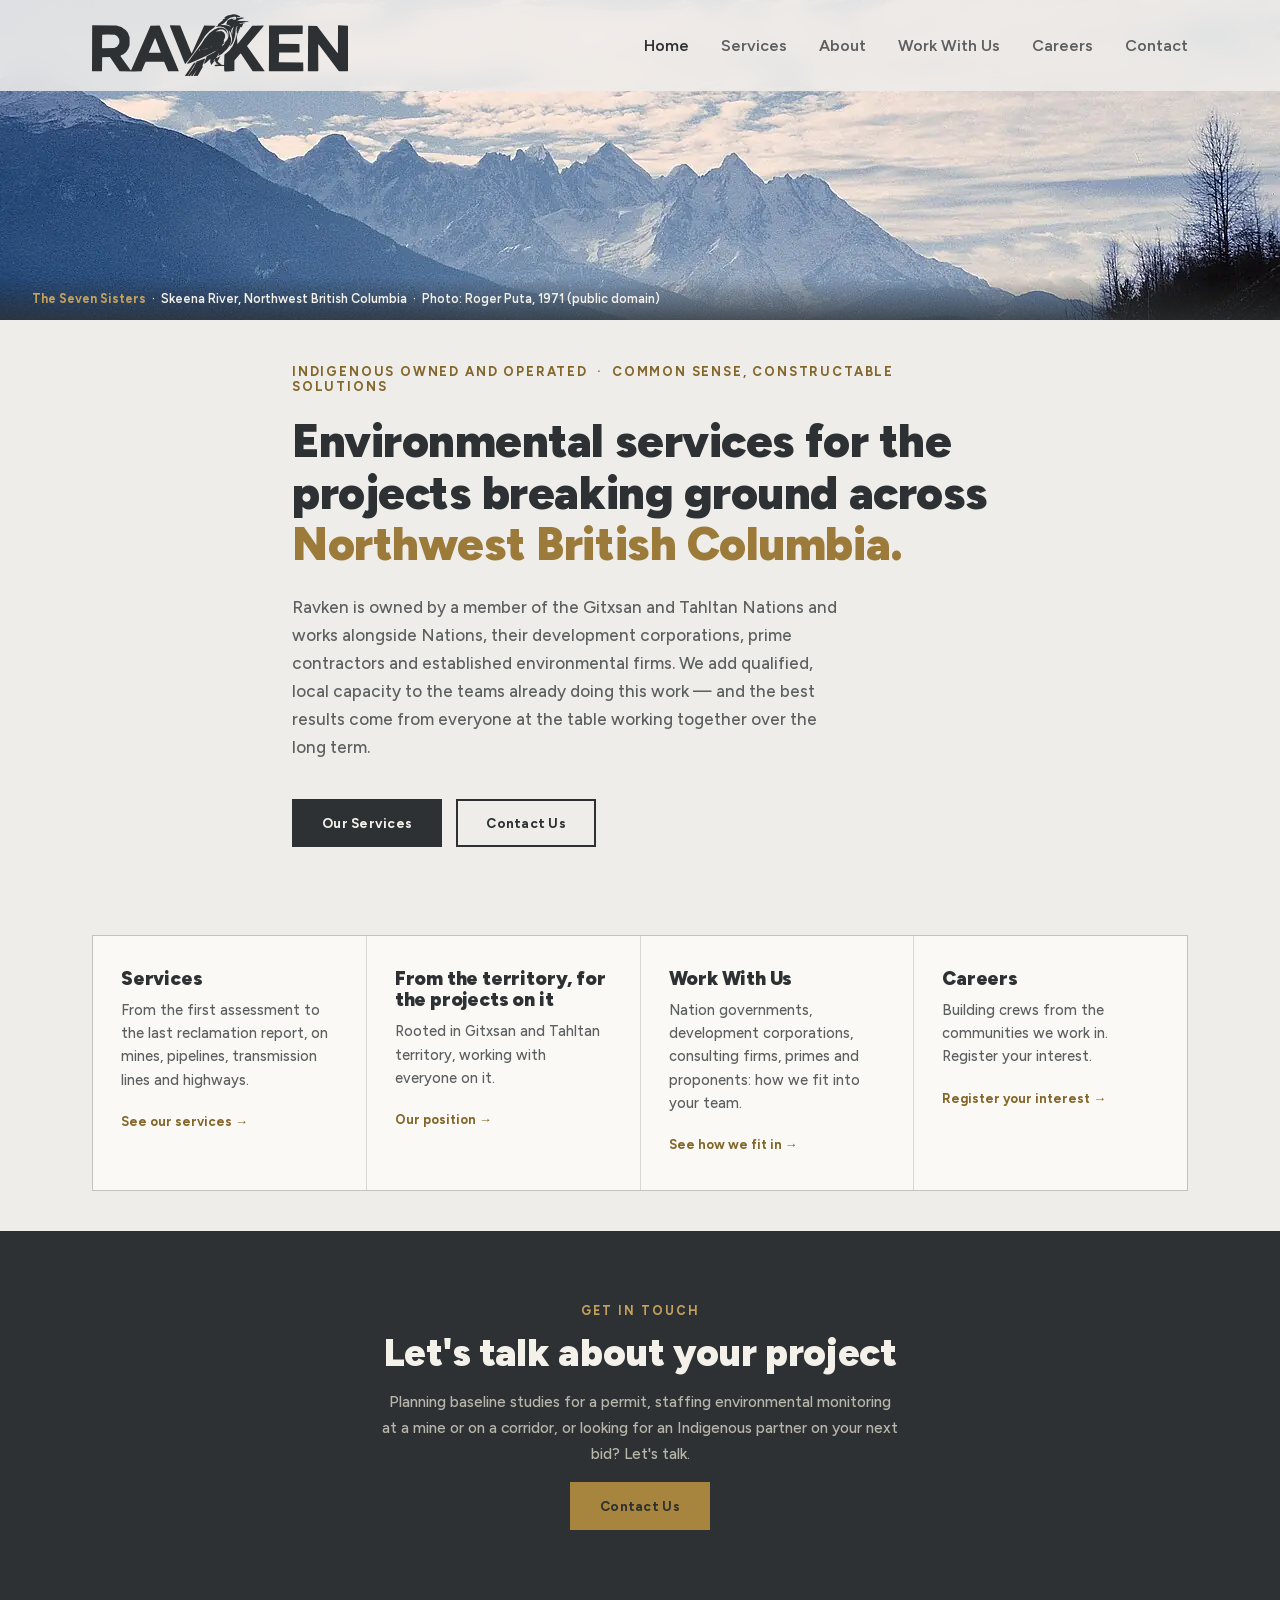
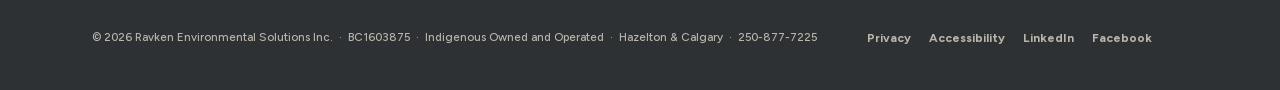
<file: index.html>
<!DOCTYPE html>
<html lang="en-CA">
<head>
<meta charset="UTF-8">
<meta name="viewport" content="width=device-width, initial-scale=1.0">
<title>Ravken Environmental Solutions | Indigenous Owned &amp; Operated</title>
<meta name="description" content="Indigenous owned and operated environmental services for mining, pipeline, transmission and highway projects across Northwest British Columbia.">
<link rel="canonical" href="https://ravken.ca/">
<meta property="og:type" content="website">
<meta property="og:site_name" content="Ravken Environmental Solutions">
<meta property="og:locale" content="en_CA">
<meta property="og:url" content="https://ravken.ca/">
<meta property="og:title" content="Ravken Environmental Solutions | Indigenous Owned &amp; Operated">
<meta property="og:description" content="Indigenous owned and operated environmental services for mining, pipeline, transmission and highway projects across Northwest British Columbia.">
<meta property="og:image" content="https://ravken.ca/photos/og-ravken.jpg">
<meta property="og:image:width" content="1200">
<meta property="og:image:height" content="630">
<meta property="og:image:alt" content="The Seven Sisters peaks along the Skeena River, Northwest British Columbia">
<meta name="twitter:card" content="summary_large_image">
<meta name="twitter:title" content="Ravken Environmental Solutions | Indigenous Owned &amp; Operated">
<meta name="twitter:description" content="Indigenous owned and operated environmental services for mining, pipeline, transmission and highway projects across Northwest British Columbia.">
<meta name="twitter:image" content="https://ravken.ca/photos/og-ravken.jpg">
<meta name="twitter:image:alt" content="The Seven Sisters peaks along the Skeena River, Northwest British Columbia">
<meta name="theme-color" content="#2E3133">
<meta http-equiv="Content-Security-Policy" content="default-src 'self'; script-src 'self'; style-src 'self' 'unsafe-inline'; img-src 'self' data:; font-src 'self'; connect-src 'self' https://formspree.io; form-action 'self' https://formspree.io; object-src 'none'; base-uri 'self'">
<script type="application/ld+json">
{
  "@context": "https://schema.org",
  "@graph": [
    {
      "@type": [
        "Organization",
        "LocalBusiness"
      ],
      "@id": "https://ravken.ca/#organization",
      "name": "Ravken Environmental Solutions",
      "legalName": "Ravken Environmental Solutions Inc.",
      "url": "https://ravken.ca/",
      "logo": {
        "@type": "ImageObject",
        "url": "https://ravken.ca/Branding/ravken-navmark.png",
        "width": 935,
        "height": 230
      },
      "image": "https://ravken.ca/photos/og-ravken.jpg",
      "email": "info@ravken.ca",
      "telephone": "+1-250-877-7225",
      "foundingDate": "2026-08-13",
      "sameAs": ["https://www.linkedin.com/company/ravken/", "https://www.facebook.com/profile.php?id=61594526968359"],
      "founder": {
        "@type": "Person",
        "name": "Chaz Ware",
        "jobTitle": "Founder & Chief Executive Officer"
      },
      "address": {
        "@type": "PostalAddress",
        "addressLocality": "Hazelton",
        "addressRegion": "BC",
        "addressCountry": "CA"
      },
      "areaServed": {
        "@type": "AdministrativeArea",
        "name": "Northwest British Columbia"
      },
      "knowsAbout": [
        "Environmental assessment",
        "Environmental permitting",
        "Construction environmental monitoring",
        "Wildlife programs",
        "Erosion and sediment control",
        "Reclamation"
      ],
      "contactPoint": {
        "@type": "ContactPoint",
        "contactType": "sales",
        "email": "info@ravken.ca",
        "telephone": "+1-250-877-7225",
        "areaServed": "CA",
        "availableLanguage": "English"
      }
    },
    {
      "@type": "WebSite",
      "@id": "https://ravken.ca/#website",
      "url": "https://ravken.ca/",
      "name": "Ravken Environmental Solutions",
      "publisher": {
        "@id": "https://ravken.ca/#organization"
      },
      "inLanguage": "en-CA"
    }
  ]
}
</script>
<link rel="icon" href="favicon.ico" sizes="any">
<link rel="apple-touch-icon" href="apple-touch-icon.png">
<link rel="preload" href="fonts/figtree-latin.woff2" as="font" type="font/woff2" crossorigin>
<link rel="stylesheet" href="styles.css">
<noscript><style>.reveal{opacity:1;transform:none}</style></noscript>
</head>
<body>

<header id="siteHeader">
  <nav aria-label="Main">
    <div class="logotype"><a href="index.html"><img src="Branding/ravken-navmark.svg" alt="Ravken Environmental Solutions" width="906" height="219"></a></div>
    <button class="nav-toggle" id="navToggle" type="button" aria-expanded="false" aria-controls="navlinks" aria-label="Open menu">
      <svg class="ic-open" viewBox="0 0 24 24" aria-hidden="true"><path d="M4 7h16M4 12h16M4 17h16"/></svg>
      <svg class="ic-close" viewBox="0 0 24 24" aria-hidden="true"><path d="M6 6l12 12M18 6L6 18"/></svg>
      <span class="sr-only">Menu</span>
    </button>
    <div class="navlinks" id="navlinks">
      <a href="index.html" class="active" aria-current="page">Home</a>
      <a href="services.html">Services</a>
      <a href="about.html">About</a>
      <a href="work-with-us.html">Work With Us</a>
      <a href="careers.html">Careers</a>
      <a href="contact.html">Contact</a>
    </div>
  </nav>
</header>

<div class="photo-banner">
  <picture>
    <source type="image/webp" sizes="100vw"
            srcset="photos/seven-sisters-skeena-640.webp 640w, photos/seven-sisters-skeena-960.webp 960w, photos/seven-sisters-skeena.webp 1280w">
    <source type="image/jpeg" sizes="100vw"
            srcset="photos/seven-sisters-skeena-640.jpg 640w, photos/seven-sisters-skeena-960.jpg 960w, photos/seven-sisters-skeena.jpg 1280w">
    <img src="photos/seven-sisters-skeena.jpg" width="1280" height="867" fetchpriority="high"
         alt="The Seven Sisters peaks along the Skeena River, Northwest British Columbia">
  </picture>
  <p class="caption"><b>The Seven Sisters</b> &nbsp;·&nbsp; Skeena River, Northwest British Columbia &nbsp;·&nbsp; Photo: Roger Puta, 1971 (public domain)</p>
</div>

<section class="hero">
  <div class="wrap hero-inner">
    <p class="hero-tagline">Indigenous Owned and Operated &nbsp;·&nbsp; Common Sense, Constructable Solutions</p>
    <h1 class="hero-h">Environmental services for the projects breaking ground across <em>Northwest British Columbia.</em></h1>
    <p class="hero-sub">Ravken is owned by a member of the Gitxsan and Tahltan Nations and works alongside Nations, their development corporations, prime contractors and established environmental firms. We add qualified, local capacity to the teams already doing this work — and the best results come from everyone at the table working together over the long term.</p>
    <div class="hero-ctas">
      <a href="services.html" class="btn btn-solid">Our Services</a>
      <a href="contact.html" class="btn btn-ghost">Contact Us</a>
    </div>
  </div>
</section>

<section class="section-pad" style="padding:40px 0;">
  <div class="wrap">
    <div class="teaser-grid reveal">
      <a class="teaser-card" href="services.html">
        <h2>Services</h2>
        <p>From the first assessment to the last reclamation report, on mines, pipelines, transmission lines and highways.</p>
        <span class="go">See our services →</span>
      </a>
      <a class="teaser-card" href="about.html">
        <h2>From the territory, for the projects on it</h2>
        <p>Rooted in Gitxsan and Tahltan territory, working with everyone on it.</p>
        <span class="go">Our position →</span>
      </a>
      <a class="teaser-card" href="work-with-us.html">
        <h2>Work With Us</h2>
        <p>Nation governments, development corporations, consulting firms, primes and proponents: how we fit into your team.</p>
        <span class="go">See how we fit in →</span>
      </a>
      <a class="teaser-card" href="careers.html">
        <h2>Careers</h2>
        <p>Building crews from the communities we work in. Register your interest.</p>
        <span class="go">Register your interest →</span>
      </a>
    </div>
  </div>
</section>

<section class="cta-band on-dark reveal">
  <div class="wrap">
    <span class="eyebrow">Get In Touch</span>
    <h2>Let's talk about your project</h2>
    <p>Planning baseline studies for a permit, staffing environmental monitoring at a mine or on a corridor, or looking for an Indigenous partner on your next bid? Let's talk.</p>
    <a href="contact.html" class="btn btn-solid">Contact Us</a>
  </div>
</section>

<footer>
  <div class="wrap">
    <small>© 2026 Ravken Environmental Solutions Inc. &nbsp;·&nbsp; BC1603875 &nbsp;·&nbsp; Indigenous Owned and Operated &nbsp;·&nbsp; Hazelton &amp; Calgary &nbsp;·&nbsp; <a href="tel:+12508777225">250-877-7225</a></small>
    <nav class="footer-links" aria-label="Legal and social"><a href="privacy.html">Privacy</a><a href="accessibility.html">Accessibility</a><a href="https://www.linkedin.com/company/ravken/" target="_blank" rel="noopener noreferrer">LinkedIn</a><a href="https://www.facebook.com/profile.php?id=61594526968359" target="_blank" rel="noopener noreferrer">Facebook</a></nav>
  </div>
</footer>

<script src="script.js"></script>
</body>
</html>
</file>
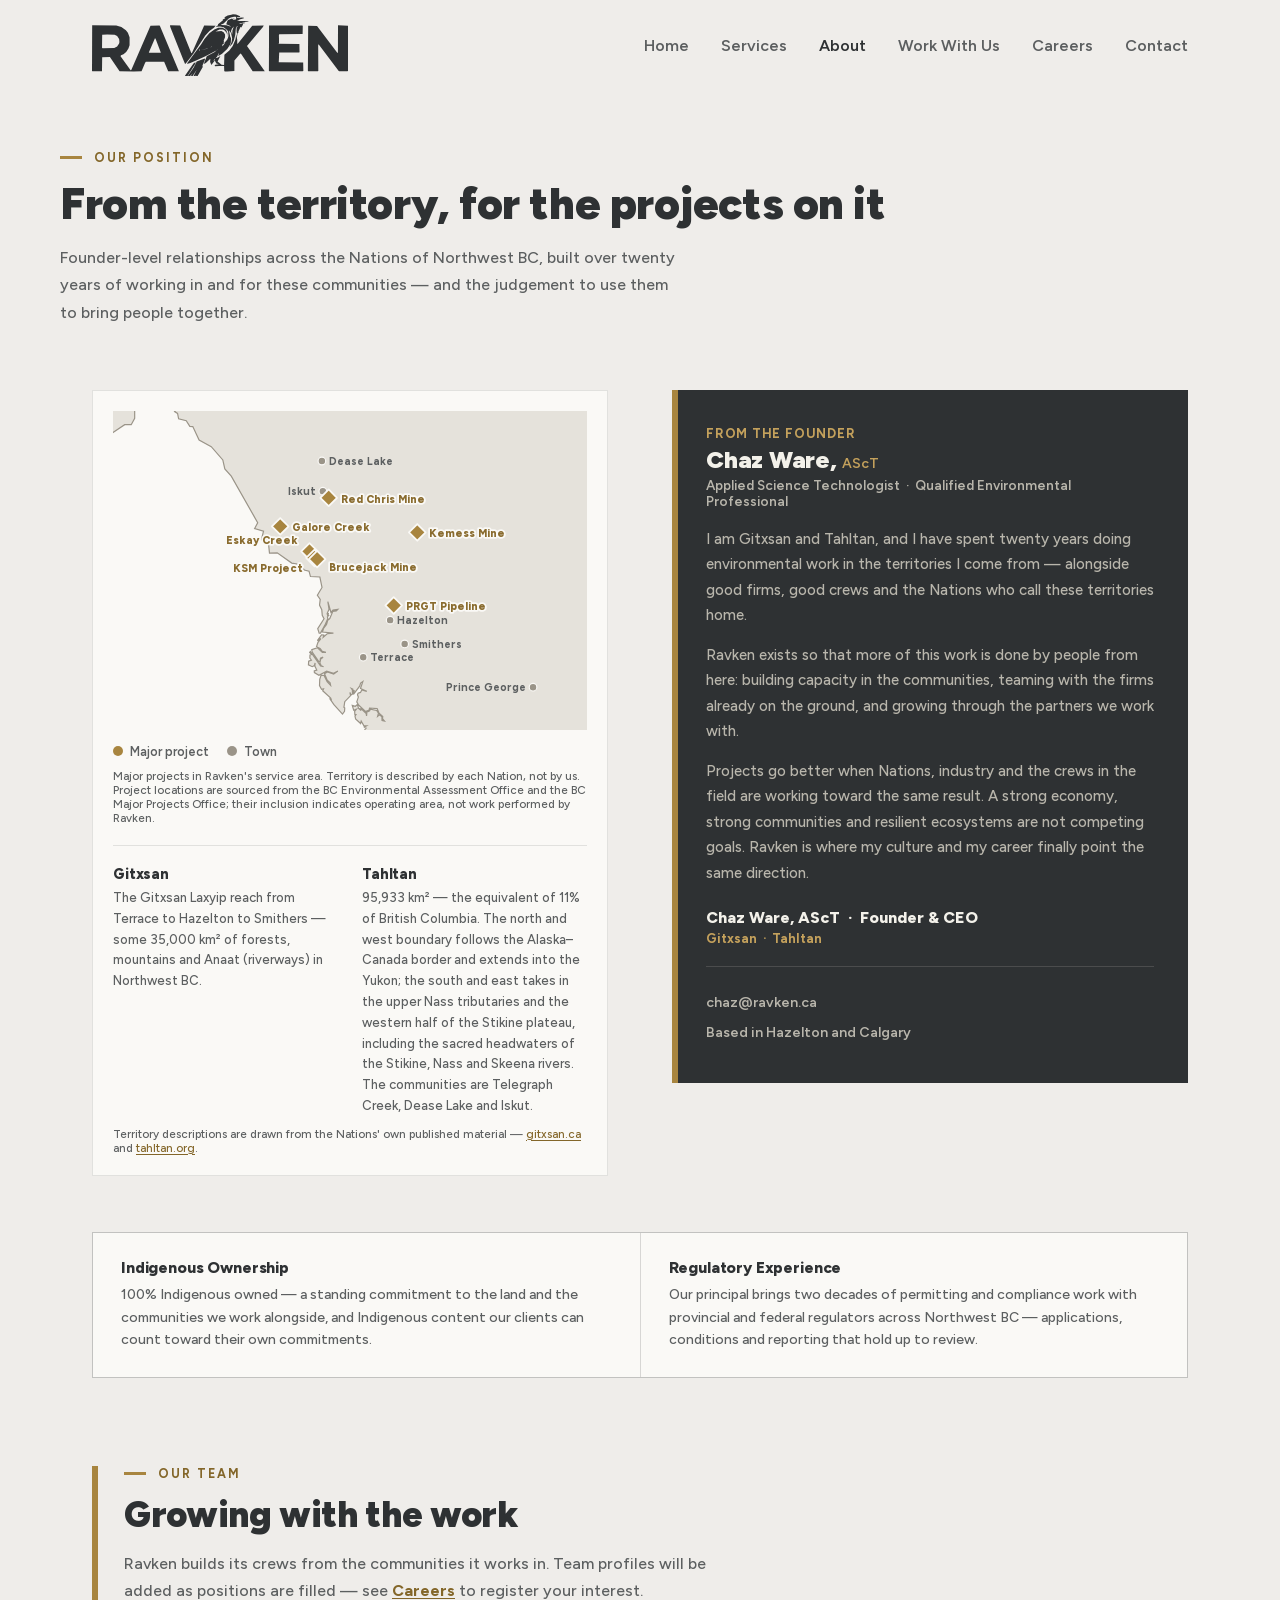
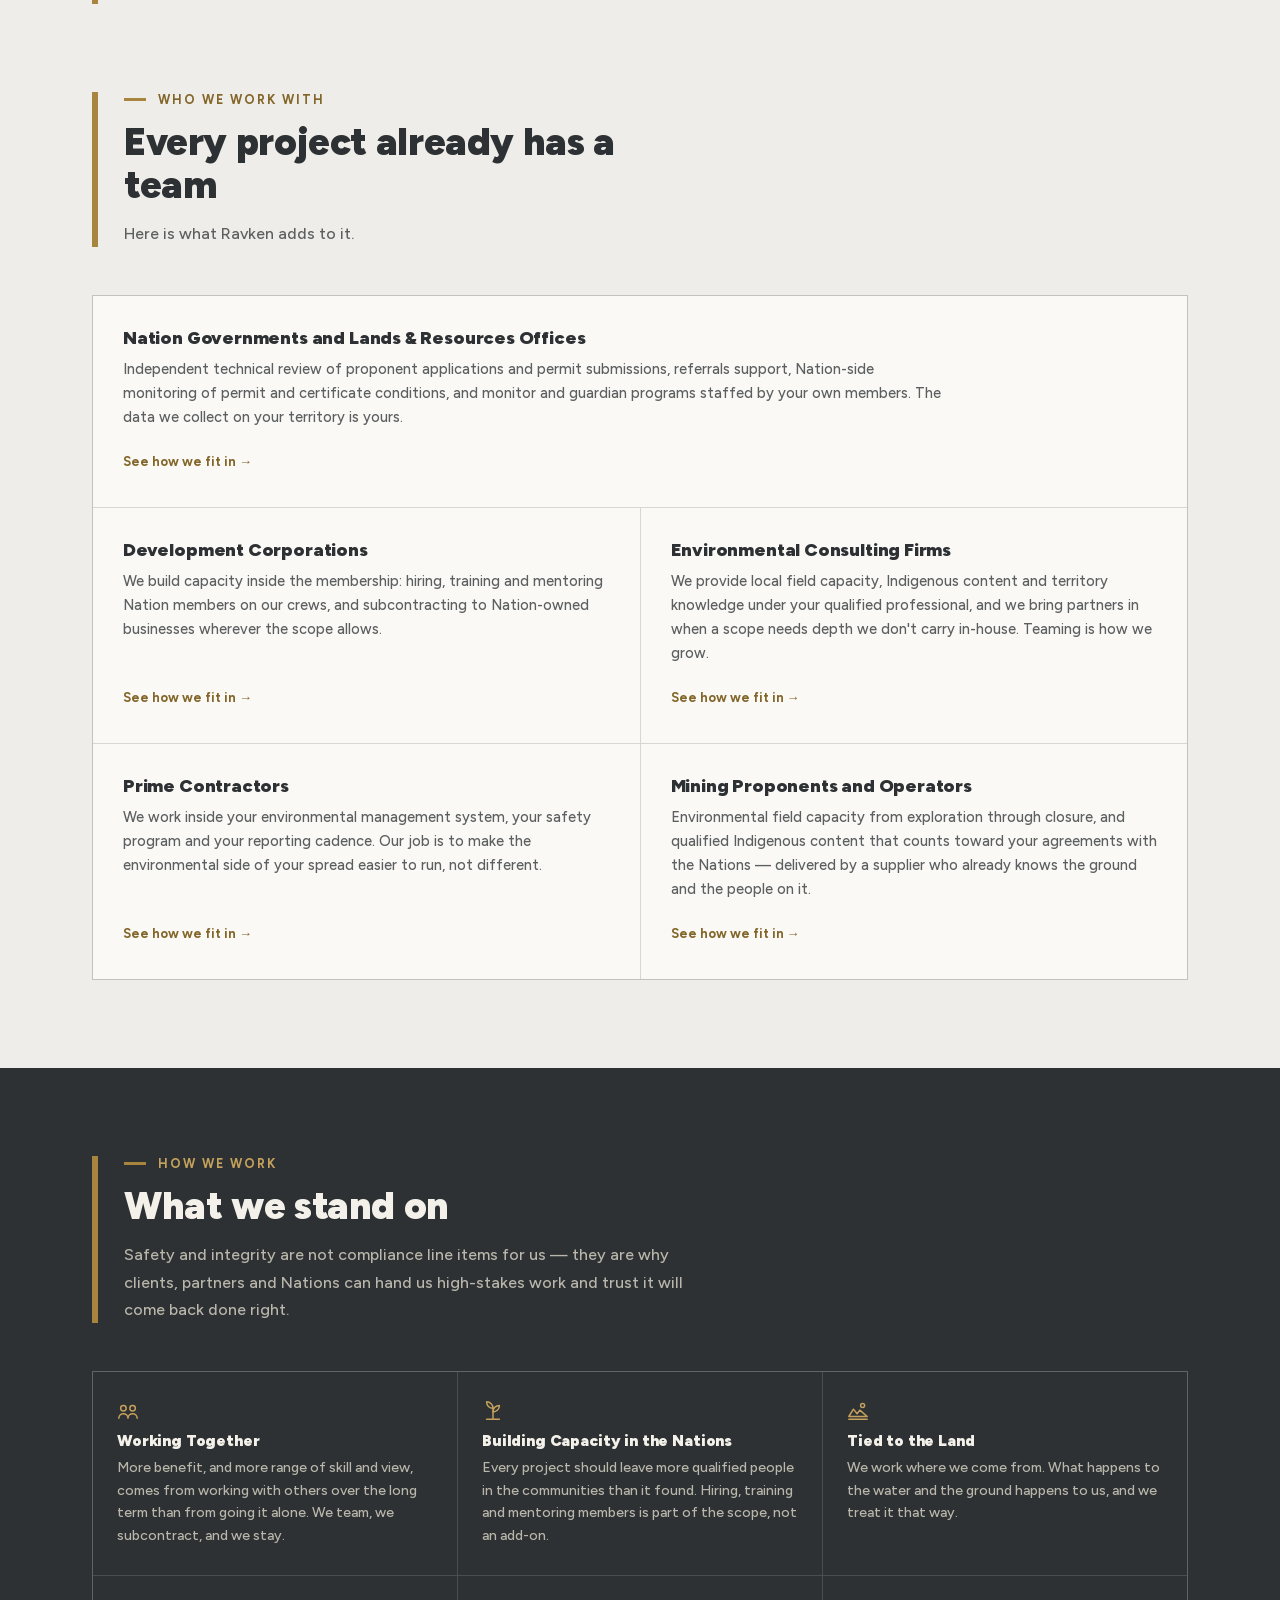
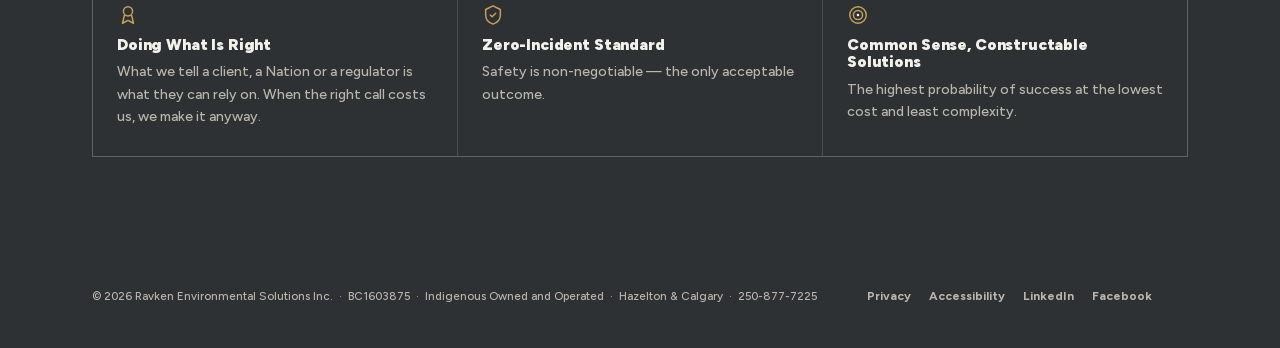
<file: about.html>
<!DOCTYPE html>
<html lang="en-CA">
<head>
<meta charset="UTF-8">
<meta name="viewport" content="width=device-width, initial-scale=1.0">
<title>About | Ravken Environmental Solutions</title>
<meta name="description" content="Indigenous owned and operated, rooted in Gitxsan and Tahltan territory, working alongside Nations, firms and contractors across Northwest British Columbia.">
<link rel="canonical" href="https://ravken.ca/about.html">
<meta property="og:type" content="website">
<meta property="og:site_name" content="Ravken Environmental Solutions">
<meta property="og:locale" content="en_CA">
<meta property="og:url" content="https://ravken.ca/about.html">
<meta property="og:title" content="About | Ravken Environmental Solutions">
<meta property="og:description" content="Indigenous owned and operated, rooted in Gitxsan and Tahltan territory, working alongside Nations, firms and contractors across Northwest British Columbia.">
<meta property="og:image" content="https://ravken.ca/photos/og-ravken.jpg">
<meta property="og:image:width" content="1200">
<meta property="og:image:height" content="630">
<meta property="og:image:alt" content="The Seven Sisters peaks along the Skeena River, Northwest British Columbia">
<meta name="twitter:card" content="summary_large_image">
<meta name="twitter:title" content="About | Ravken Environmental Solutions">
<meta name="twitter:description" content="Indigenous owned and operated, rooted in Gitxsan and Tahltan territory, working alongside Nations, firms and contractors across Northwest British Columbia.">
<meta name="twitter:image" content="https://ravken.ca/photos/og-ravken.jpg">
<meta name="twitter:image:alt" content="The Seven Sisters peaks along the Skeena River, Northwest British Columbia">
<meta name="theme-color" content="#2E3133">
<meta http-equiv="Content-Security-Policy" content="default-src 'self'; script-src 'self'; style-src 'self' 'unsafe-inline'; img-src 'self' data:; font-src 'self'; connect-src 'self' https://formspree.io; form-action 'self' https://formspree.io; object-src 'none'; base-uri 'self'">
<script type="application/ld+json">
{
  "@context": "https://schema.org",
  "@graph": [
    {
      "@type": [
        "Organization",
        "LocalBusiness"
      ],
      "@id": "https://ravken.ca/#organization",
      "name": "Ravken Environmental Solutions",
      "legalName": "Ravken Environmental Solutions Inc.",
      "url": "https://ravken.ca/",
      "logo": {
        "@type": "ImageObject",
        "url": "https://ravken.ca/Branding/ravken-navmark.png",
        "width": 935,
        "height": 230
      },
      "image": "https://ravken.ca/photos/og-ravken.jpg",
      "email": "info@ravken.ca",
      "telephone": "+1-250-877-7225",
      "foundingDate": "2026-08-13",
      "sameAs": ["https://www.linkedin.com/company/ravken/", "https://www.facebook.com/profile.php?id=61594526968359"],
      "founder": {
        "@type": "Person",
        "name": "Chaz Ware",
        "jobTitle": "Founder & Chief Executive Officer"
      },
      "address": {
        "@type": "PostalAddress",
        "addressLocality": "Hazelton",
        "addressRegion": "BC",
        "addressCountry": "CA"
      },
      "areaServed": {
        "@type": "AdministrativeArea",
        "name": "Northwest British Columbia"
      },
      "knowsAbout": [
        "Environmental assessment",
        "Environmental permitting",
        "Construction environmental monitoring",
        "Wildlife programs",
        "Erosion and sediment control",
        "Reclamation"
      ],
      "contactPoint": {
        "@type": "ContactPoint",
        "contactType": "sales",
        "email": "info@ravken.ca",
        "telephone": "+1-250-877-7225",
        "areaServed": "CA",
        "availableLanguage": "English"
      }
    },
    {
      "@type": "BreadcrumbList",
      "itemListElement": [
        {
          "@type": "ListItem",
          "position": 1,
          "name": "Home",
          "item": "https://ravken.ca/"
        },
        {
          "@type": "ListItem",
          "position": 2,
          "name": "About",
          "item": "https://ravken.ca/about.html"
        }
      ]
    },
    {
      "@type": "WebPage",
      "url": "https://ravken.ca/about.html",
      "name": "About | Ravken Environmental Solutions",
      "description": "Indigenous owned and operated, rooted in Gitxsan and Tahltan territory, working alongside Nations, firms and contractors across Northwest British Columbia.",
      "isPartOf": {
        "@id": "https://ravken.ca/#website"
      },
      "about": {
        "@id": "https://ravken.ca/#organization"
      },
      "inLanguage": "en-CA"
    }
  ]
}
</script>
<link rel="icon" href="favicon.ico" sizes="any">
<link rel="apple-touch-icon" href="apple-touch-icon.png">
<link rel="preload" href="fonts/figtree-latin.woff2" as="font" type="font/woff2" crossorigin>
<link rel="stylesheet" href="styles.css">
<noscript><style>.reveal{opacity:1;transform:none}</style></noscript>
</head>
<body>

<header id="siteHeader">
  <nav aria-label="Main">
    <div class="logotype"><a href="index.html"><img src="Branding/ravken-navmark.svg" alt="Ravken Environmental Solutions" width="906" height="219"></a></div>
    <button class="nav-toggle" id="navToggle" type="button" aria-expanded="false" aria-controls="navlinks" aria-label="Open menu">
      <svg class="ic-open" viewBox="0 0 24 24" aria-hidden="true"><path d="M4 7h16M4 12h16M4 17h16"/></svg>
      <svg class="ic-close" viewBox="0 0 24 24" aria-hidden="true"><path d="M6 6l12 12M18 6L6 18"/></svg>
      <span class="sr-only">Menu</span>
    </button>
    <div class="navlinks" id="navlinks">
      <a href="index.html">Home</a>
      <a href="services.html">Services</a>
      <a href="about.html" class="active" aria-current="page">About</a>
      <a href="work-with-us.html">Work With Us</a>
      <a href="careers.html">Careers</a>
      <a href="contact.html">Contact</a>
    </div>
  </nav>
</header>

<section class="page-head wrap">
  <span class="eyebrow">Our Position</span>
  <h1>From the territory, for the projects on it</h1>
  <p>Founder-level relationships across the Nations of Northwest BC, built over twenty years of working in and for these communities — and the judgement to use them to bring people together.</p>
</section>

<section class="section-pad" style="padding-top:0;">
  <div class="wrap">
    <div class="territory-grid reveal">
      <div class="territory-map">
        <div class="map-canvas" id="map-canvas">
          <svg viewBox="-297.8 44.6 398.0 267.8" role="img" aria-label="Map of Northwest British Columbia showing towns and major projects in Ravken's service area">
            <path class="bc-outline" d="M 194.4,483.0 L 54.6,483.0 L 52.1,482.1 L 52.2,479.8 L 51.2,479.3 L 47.8,481.2 L 47.9,483.0 L 45.2,480.5 L 47.9,476.7 L 46.0,478.4 L 43.8,477.8 L 43.8,474.8 L 45.7,474.8 L 42.7,471.5 L 45.2,471.6 L 45.2,470.1 L 50.6,470.9 L 52.4,464.7 L 51.8,463.9 L 51.2,467.9 L 49.9,470.0 L 42.2,469.1 L 41.8,467.3 L 43.1,465.1 L 42.5,461.5 L 44.9,453.6 L 42.9,455.3 L 42.6,458.3 L 36.8,461.6 L 37.2,465.4 L 35.7,467.0 L 30.5,463.6 L 26.9,463.2 L 22.7,456.4 L 23.9,452.5 L 25.8,451.8 L 28.5,456.6 L 30.0,461.8 L 30.3,457.8 L 33.8,456.2 L 35.8,453.5 L 29.3,456.2 L 26.1,450.9 L 27.5,446.2 L 25.4,441.8 L 30.6,437.3 L 28.7,434.6 L 24.8,431.9 L 29.0,436.8 L 24.4,440.7 L 24.9,444.5 L 26.6,446.5 L 26.2,448.3 L 24.3,449.0 L 23.5,444.3 L 22.6,446.3 L 23.3,447.7 L 22.3,449.4 L 18.1,450.4 L 17.8,451.8 L 11.9,449.6 L 11.4,447.5 L 6.3,442.8 L 4.2,438.4 L 7.6,441.7 L 7.2,439.7 L 8.1,437.8 L 7.3,436.5 L 9.1,434.1 L 9.7,431.0 L 7.0,427.2 L 8.5,424.7 L 13.8,422.9 L 15.9,419.9 L 10.7,423.3 L 8.0,423.1 L 4.1,428.0 L 1.0,427.0 L 1.2,425.2 L 0.1,422.9 L 0.1,426.1 L -1.9,427.5 L -1.4,421.0 L 3.5,416.2 L 3.4,412.5 L 4.3,410.6 L 2.1,407.7 L 5.2,403.9 L 3.7,401.7 L 2.1,405.7 L 0.4,407.2 L 2.5,410.4 L 1.9,413.2 L 2.4,415.0 L -2.5,420.1 L -2.8,422.6 L -4.2,423.7 L -6.0,421.6 L -6.0,419.8 L -7.7,421.5 L -8.9,418.3 L -10.3,421.5 L -14.0,421.7 L -12.9,418.3 L -13.0,414.7 L -10.6,411.0 L -13.3,413.2 L -14.0,418.1 L -15.2,419.7 L -15.0,421.5 L -17.1,423.0 L -19.4,420.2 L -18.0,419.3 L -19.9,418.6 L -23.2,421.3 L -31.1,419.7 L -30.1,418.5 L -28.7,419.2 L -28.5,416.9 L -22.9,414.6 L -29.5,416.3 L -31.1,414.5 L -17.2,412.5 L -16.5,410.2 L -14.9,408.9 L -15.7,405.2 L -13.3,404.8 L -12.3,401.8 L -13.5,397.2 L -15.5,394.9 L -14.2,400.9 L -13.2,401.8 L -16.4,404.6 L -16.6,406.7 L -15.7,408.1 L -17.2,408.9 L -18.2,411.3 L -22.9,412.4 L -24.3,411.3 L -29.5,413.1 L -29.5,411.3 L -25.0,407.7 L -28.8,408.3 L -28.7,404.5 L -36.4,406.7 L -37.9,405.9 L -38.0,404.2 L -36.5,402.4 L -29.9,403.3 L -28.5,401.7 L -35.7,401.2 L -37.0,396.0 L -37.8,398.4 L -37.2,401.6 L -40.5,404.5 L -45.2,401.5 L -46.8,403.2 L -53.1,402.0 L -50.3,403.8 L -46.8,404.2 L -49.3,406.7 L -55.0,402.6 L -58.5,402.1 L -59.5,401.2 L -59.0,399.9 L -61.8,399.0 L -61.0,394.9 L -56.8,397.0 L -54.5,397.3 L -45.1,396.1 L -43.1,396.6 L -41.7,399.0 L -41.6,397.3 L -42.5,395.5 L -40.3,392.7 L -40.4,390.9 L -44.1,395.3 L -53.8,396.6 L -58.3,396.1 L -61.0,394.0 L -64.6,395.1 L -68.0,392.0 L -67.4,388.5 L -62.6,386.7 L -56.3,387.2 L -52.3,385.6 L -51.6,382.6 L -53.4,385.4 L -55.6,386.4 L -61.2,386.0 L -60.1,384.0 L -62.7,385.2 L -67.9,385.0 L -67.8,383.8 L -65.0,382.8 L -62.2,379.3 L -61.0,373.2 L -54.5,371.2 L -40.6,371.7 L -39.2,369.1 L -40.6,365.5 L -40.0,369.2 L -41.3,371.1 L -50.1,369.7 L -55.5,370.3 L -57.0,369.1 L -59.2,371.0 L -59.3,367.5 L -57.6,366.6 L -57.3,362.7 L -58.4,366.4 L -59.8,366.6 L -60.3,369.4 L -64.5,369.7 L -60.1,371.0 L -62.0,372.2 L -63.1,375.0 L -62.5,376.4 L -64.4,379.7 L -67.2,378.8 L -64.8,377.6 L -68.2,376.9 L -68.0,375.5 L -70.2,370.7 L -69.9,361.2 L -68.0,359.5 L -65.1,359.1 L -64.7,354.8 L -62.9,351.6 L -60.5,350.7 L -60.1,352.3 L -63.0,353.1 L -63.9,355.8 L -62.1,353.7 L -58.8,353.2 L -59.8,349.4 L -54.8,346.5 L -53.0,343.9 L -48.9,344.2 L -47.3,346.6 L -47.2,348.8 L -42.7,353.7 L -40.7,357.7 L -40.7,355.2 L -42.7,351.7 L -46.4,348.4 L -47.3,344.2 L -45.6,342.1 L -42.4,341.1 L -43.7,340.4 L -48.3,342.9 L -50.8,342.9 L -53.3,341.0 L -54.5,335.3 L -50.6,331.1 L -48.5,330.5 L -46.9,326.8 L -48.0,322.2 L -50.5,319.9 L -48.3,326.6 L -55.1,334.1 L -55.3,337.5 L -59.8,340.0 L -63.7,344.6 L -67.0,345.4 L -66.2,342.1 L -66.7,342.3 L -69.7,348.3 L -71.4,344.2 L -70.9,342.5 L -69.3,341.7 L -71.1,338.3 L -70.0,335.7 L -70.7,335.6 L -71.5,338.8 L -70.5,340.8 L -72.3,343.5 L -74.6,340.4 L -74.8,338.2 L -73.4,335.6 L -71.6,336.0 L -70.2,332.7 L -75.6,335.9 L -76.9,339.8 L -80.6,345.7 L -82.8,344.8 L -78.6,337.7 L -79.0,333.2 L -75.9,325.6 L -76.3,320.0 L -73.8,318.7 L -76.6,318.2 L -78.9,323.2 L -83.9,322.4 L -85.3,319.7 L -86.3,311.9 L -85.3,310.9 L -86.7,310.0 L -84.9,309.0 L -87.1,309.0 L -89.4,304.9 L -89.9,307.0 L -94.1,303.1 L -94.6,300.8 L -93.8,299.5 L -94.7,299.5 L -94.9,296.9 L -93.4,294.9 L -95.7,295.9 L -96.9,291.8 L -94.3,292.5 L -92.6,291.1 L -91.6,294.3 L -89.5,296.1 L -90.1,294.6 L -88.9,295.1 L -85.2,298.7 L -84.9,300.7 L -84.7,298.6 L -85.5,297.9 L -82.3,296.4 L -81.8,295.0 L -76.4,296.1 L -74.9,298.4 L -75.6,300.9 L -74.0,299.6 L -72.0,301.3 L -71.9,304.4 L -69.9,304.9 L -71.5,303.0 L -71.3,301.2 L -74.4,298.4 L -76.0,294.5 L -82.4,294.0 L -82.7,295.6 L -85.8,296.9 L -91.6,291.5 L -93.1,288.8 L -91.8,284.8 L -92.5,282.9 L -92.0,281.6 L -90.0,280.9 L -88.9,278.8 L -84.7,280.0 L -90.0,277.6 L -88.0,271.7 L -89.9,273.0 L -90.7,275.6 L -95.9,282.5 L -95.2,279.0 L -96.2,281.0 L -96.4,278.1 L -97.7,277.5 L -96.8,278.8 L -96.7,282.1 L -97.8,283.0 L -98.9,280.9 L -98.3,283.6 L -103.2,288.7 L -103.9,293.3 L -103.2,294.0 L -103.4,296.8 L -105.1,299.1 L -112.3,291.2 L -115.5,286.6 L -114.6,286.8 L -115.0,285.6 L -121.7,279.5 L -121.0,277.8 L -122.7,278.2 L -124.4,275.2 L -124.2,270.0 L -123.1,266.6 L -120.7,266.4 L -118.0,271.8 L -115.1,275.0 L -115.5,272.9 L -117.9,270.7 L -120.2,265.3 L -117.8,263.8 L -112.5,265.5 L -109.0,263.0 L -112.6,264.8 L -118.4,263.0 L -124.9,266.5 L -128.7,264.2 L -128.8,262.8 L -126.7,262.1 L -128.3,258.8 L -128.1,256.2 L -128.7,258.3 L -130.5,259.3 L -133.7,257.7 L -133.5,254.7 L -131.2,253.8 L -132.5,252.1 L -132.4,249.4 L -131.1,249.0 L -132.7,247.3 L -132.1,246.5 L -123.5,258.7 L -121.0,259.3 L -122.9,258.6 L -124.1,256.1 L -123.4,252.9 L -121.4,251.3 L -123.6,252.2 L -124.0,254.7 L -125.0,255.0 L -130.5,247.0 L -130.9,245.0 L -126.1,243.4 L -122.0,247.2 L -119.0,247.2 L -122.1,246.4 L -123.9,243.9 L -126.9,242.5 L -125.7,238.8 L -123.2,235.7 L -126.2,237.4 L -122.7,232.5 L -120.8,232.7 L -121.3,234.6 L -117.7,231.5 L -112.7,231.1 L -121.9,230.2 L -121.0,227.1 L -118.5,223.8 L -117.5,220.3 L -115.8,218.9 L -113.2,212.8 L -110.3,212.5 L -109.0,211.1 L -113.1,211.8 L -114.8,213.8 L -117.4,204.6 L -116.4,211.1 L -118.0,214.7 L -117.7,215.8 L -116.8,214.3 L -117.3,215.6 L -116.6,216.1 L -117.8,217.4 L -117.4,218.8 L -120.0,224.6 L -123.6,231.1 L -124.7,231.2 L -125.9,227.4 L -120.6,219.1 L -122.1,216.1 L -122.5,211.5 L -124.4,207.6 L -123.8,202.8 L -126.2,199.3 L -122.3,192.8 L -124.1,184.0 L -132.0,183.6 L -133.2,179.1 L -137.2,178.1 L -140.8,173.6 L -147.7,172.3 L -159.9,163.7 L -166.4,163.9 L -167.3,155.4 L -173.2,152.6 L -171.4,145.5 L -178.9,143.3 L -176.3,138.4 L -198.5,99.3 L -203.9,93.2 L -205.6,85.7 L -215.3,74.5 L -225.5,69.0 L -230.8,57.7 L -233.3,57.5 L -236.3,52.8 L -242.7,51.2 L -243.6,46.6 L -246.1,45.1 L -244.4,43.2 L -244.2,39.2 L -255.4,29.3 L -276.7,37.7 L -274.0,40.9 L -279.6,43.3 L -279.6,50.8 L -282.5,56.1 L -288.0,56.1 L -304.0,66.9 L -307.1,53.0 L -332.1,30.5 L -333.9,24.9 L -340.0,21.1 L 122.4,21.5 L 121.9,281.1 L 124.3,282.3 L 123.9,284.8 L 126.6,285.3 L 128.4,288.3 L 127.6,289.7 L 123.6,289.5 L 124.8,291.5 L 124.3,293.1 L 125.8,293.2 L 128.3,298.4 L 136.9,299.8 L 137.8,303.4 L 139.9,306.7 L 145.2,309.2 L 146.0,308.9 L 146.0,305.6 L 146.9,305.0 L 152.2,309.8 L 151.7,312.7 L 154.4,313.6 L 154.1,316.2 L 155.5,319.9 L 158.7,319.3 L 160.6,321.9 L 160.3,324.0 L 162.3,325.8 L 163.3,328.7 L 162.2,331.0 L 163.9,333.3 L 163.7,334.8 L 165.6,336.8 L 164.4,338.4 L 165.3,341.6 L 169.6,340.0 L 170.6,336.5 L 173.1,339.2 L 176.7,340.0 L 177.3,342.5 L 174.9,345.5 L 176.6,348.6 L 178.3,348.8 L 180.5,351.5 L 186.3,351.2 L 187.3,349.4 L 188.5,355.1 L 194.2,360.9 L 197.1,369.2 L 199.7,369.0 L 199.6,367.5 L 201.3,365.4 L 203.4,365.5 L 204.9,368.9 L 205.0,371.4 L 207.6,373.3 L 208.1,375.2 L 209.8,376.1 L 210.2,378.5 L 212.1,379.6 L 212.0,382.7 L 213.1,385.7 L 218.0,388.7 L 218.9,389.9 L 219.1,393.2 L 220.5,394.6 L 225.0,395.9 L 225.4,397.5 L 228.8,400.3 L 229.9,403.1 L 228.1,405.1 L 233.7,409.3 L 234.2,410.9 L 235.4,410.2 L 237.0,413.3 L 236.1,414.2 L 238.6,418.0 L 241.4,416.3 L 243.5,416.8 L 249.5,426.0 L 248.9,426.9 L 249.9,428.9 L 250.6,435.7 L 252.2,438.3 L 252.6,441.9 L 251.6,442.8 L 251.5,444.6 L 253.0,449.5 L 252.8,452.4 L 251.7,456.4 L 250.3,457.4 L 251.5,460.0 L 254.2,459.6 L 253.7,464.4 L 254.2,466.6 L 256.7,468.7 L 257.8,471.8 L 259.1,472.2 L 259.2,474.4 L 262.8,475.1 L 264.5,476.8 L 264.5,478.6 L 267.4,481.7 L 266.8,483.0 L 194.4,483.0 Z"/>
            <path class="bc-outline" d="M -51.7,447.2 L -54.7,442.6 L -53.1,440.6 L -53.1,438.4 L -51.0,436.8 L -51.0,435.0 L -53.0,437.1 L -55.9,434.9 L -55.5,438.7 L -58.1,439.9 L -60.3,437.4 L -59.0,435.6 L -60.6,435.6 L -59.2,433.4 L -63.3,436.1 L -64.3,435.3 L -63.6,433.4 L -64.7,433.6 L -68.0,437.6 L -70.9,435.9 L -66.9,430.8 L -69.4,429.4 L -68.4,427.5 L -71.5,427.7 L -72.6,426.6 L -71.3,421.6 L -63.0,420.5 L -59.7,425.3 L -62.7,419.5 L -60.7,417.1 L -58.9,416.8 L -59.0,415.9 L -62.3,417.1 L -63.3,415.9 L -70.1,414.8 L -68.0,416.5 L -64.3,416.7 L -63.3,418.5 L -73.0,421.4 L -74.6,420.6 L -74.4,422.2 L -78.6,418.7 L -79.1,416.3 L -81.4,414.2 L -79.8,412.9 L -82.3,412.5 L -83.3,408.7 L -74.7,404.4 L -71.0,404.4 L -61.1,408.6 L -60.4,411.6 L -58.8,409.7 L -58.7,411.6 L -53.7,415.3 L -45.2,417.7 L -45.2,419.0 L -43.3,418.1 L -38.8,421.0 L -32.4,420.8 L -26.1,422.6 L -23.1,424.8 L -17.7,426.2 L -13.8,425.7 L -10.5,428.0 L -8.6,434.7 L -9.0,435.7 L -7.3,436.6 L -4.1,444.7 L 3.3,453.1 L 2.8,455.0 L 0.6,454.9 L 5.1,463.5 L 21.7,471.4 L 20.1,472.3 L 25.4,473.4 L 26.6,477.6 L 29.0,478.1 L 30.5,481.5 L 30.3,483.5 L 28.5,483.1 L 34.6,490.1 L 34.1,491.6 L 35.0,491.8 L 34.9,493.7 L 33.0,493.5 L 35.7,496.0 L 36.4,500.3 L 35.7,502.7 L 37.2,501.1 L 37.2,498.5 L 38.1,497.8 L 37.3,496.5 L 39.0,496.4 L 40.4,503.6 L 42.0,506.1 L 40.6,508.3 L 38.0,506.4 L 35.5,512.1 L 34.6,512.4 L 30.2,509.8 L 26.2,509.6 L 14.1,503.3 L 13.7,502.6 L 14.7,501.2 L 12.5,502.3 L 7.6,500.7 L 4.3,497.6 L -2.8,494.3 L -4.5,491.4 L -0.1,487.7 L 0.0,485.5 L 3.8,482.3 L 5.3,477.5 L 4.7,472.9 L 4.2,477.9 L 2.3,482.9 L -2.2,484.2 L -3.7,483.1 L -5.9,485.0 L -8.1,484.3 L -6.3,482.2 L -8.3,481.5 L -9.1,483.9 L -11.8,486.5 L -18.0,480.9 L -21.4,479.3 L -20.9,478.3 L -18.0,478.6 L -14.8,474.2 L -18.4,476.8 L -17.9,472.2 L -19.6,472.3 L -18.9,467.6 L -20.6,472.2 L -21.8,471.5 L -23.7,473.6 L -25.0,471.7 L -23.1,469.7 L -22.1,464.7 L -24.4,469.5 L -26.0,468.4 L -25.7,464.3 L -29.0,466.2 L -30.7,464.3 L -31.6,468.0 L -34.2,465.7 L -34.7,463.2 L -36.1,464.4 L -35.8,467.0 L -37.6,467.3 L -38.5,465.9 L -37.9,464.3 L -38.2,458.5 L -35.9,456.3 L -26.5,455.4 L -26.9,454.5 L -32.3,455.7 L -35.1,455.1 L -36.2,453.5 L -34.4,450.6 L -35.5,449.9 L -36.5,453.1 L -38.7,453.6 L -40.1,445.5 L -42.2,446.0 L -44.6,442.5 L -43.9,444.6 L -45.0,445.9 L -46.0,446.1 L -46.7,442.4 L -47.3,446.8 L -51.7,447.2 Z"/>
            <g class="town"><circle cx="54.9" cy="276.5" r="3.2"/><text x="48.9" y="280.0" text-anchor="end">Prince George</text></g>
            <g class="town"><circle cx="-52.9" cy="240.2" r="3.2"/><text x="-46.9" y="243.7" >Smithers</text></g>
            <g class="town"><circle cx="-87.7" cy="251.3" r="3.2"/><text x="-81.7" y="254.8" >Terrace</text></g>
            <g class="town"><circle cx="-65.1" cy="220.2" r="3.2"/><text x="-59.1" y="223.7" >Hazelton</text></g>
            <g class="town"><circle cx="-122.4" cy="86.6" r="3.2"/><text x="-116.4" y="90.1" >Dease Lake</text></g>
            <g class="town"><circle cx="-121.6" cy="111.9" r="3.2"/><text x="-127.6" y="115.4" text-anchor="end">Iskut</text></g>
            <g class="pin" id="pin-redchris" tabindex="0" role="button" aria-label="Red Chris Mine" data-name="Red Chris Mine" data-kind="Mine" data-note="Copper-gold mine south of Iskut on Highway 37." transform="translate(-116.7,117.5)"><path d="M 0,-7 L 7,0 L 0,7 L -7,0 Z"/><text class="pin-label" x="10" y="4">Red Chris Mine</text></g>
            <g class="pin" id="pin-galorecreek" tabindex="0" role="button" aria-label="Galore Creek" data-name="Galore Creek" data-kind="Mine" data-note="Copper-gold development project west of the Stikine." transform="translate(-157.4,141.5)"><path d="M 0,-7 L 7,0 L 0,7 L -7,0 Z"/><text class="pin-label" x="10" y="4">Galore Creek</text></g>
            <g class="pin" id="pin-eskaycreek" tabindex="0" role="button" aria-label="Eskay Creek" data-name="Eskay Creek" data-kind="Mine" data-note="Gold-silver mine restart in the Unuk drainage." transform="translate(-132.8,162.5)"><path d="M 0,-7 L 7,0 L 0,7 L -7,0 Z"/><text class="pin-label" x="-10" y="-6" text-anchor="end">Eskay Creek</text></g>
            <g class="pin" id="pin-ksm" tabindex="0" role="button" aria-label="KSM Project" data-name="KSM Project" data-kind="Mine" data-note="Kerr-Sulphurets-Mitchell; gold-copper development northwest of Stewart." transform="translate(-128.6,168.0)"><path d="M 0,-7 L 7,0 L 0,7 L -7,0 Z"/><text class="pin-label" x="-10" y="12" text-anchor="end">KSM Project</text></g>
            <g class="pin" id="pin-brucejack" tabindex="0" role="button" aria-label="Brucejack Mine" data-name="Brucejack Mine" data-kind="Mine" data-note="Gold-silver mine in the Sulphurets area, northwest of Stewart." transform="translate(-126.4,169.0)"><path d="M 0,-7 L 7,0 L 0,7 L -7,0 Z"/><text class="pin-label" x="10" y="10">Brucejack Mine</text></g>
            <g class="pin" id="pin-kemess" tabindex="0" role="button" aria-label="Kemess Mine" data-name="Kemess Mine" data-kind="Mine" data-note="Copper-gold mine in north-central BC, north of Takla Lake." transform="translate(-42.3,146.5)"><path d="M 0,-7 L 7,0 L 0,7 L -7,0 Z"/><text class="pin-label" x="10" y="4">Kemess Mine</text></g>
            <g class="pin" id="pin-prgt" tabindex="0" role="button" aria-label="PRGT Pipeline" data-name="PRGT Pipeline" data-kind="Pipeline" data-note="Natural gas pipeline route across the Skeena and Nass watersheds; the pin marks the Kispiox-area crossing north of Hazelton." transform="translate(-62.1,207.9)"><path d="M 0,-7 L 7,0 L 0,7 L -7,0 Z"/><text class="pin-label" x="10" y="4">PRGT Pipeline</text></g>
          </svg>
          <div class="map-popup" id="map-popup" role="status" aria-live="polite" hidden></div>
        </div>
        <div class="map-legend">
          <span class="legend-item"><span class="dot project"></span>Major project</span>
          <span class="legend-item"><span class="dot town"></span>Town</span>
        </div>
        <p class="map-caption">Major projects in Ravken's service area. Territory is described by each Nation, not by us. Project locations are sourced from the BC Environmental Assessment Office and the BC Major Projects Office; their inclusion indicates operating area, not work performed by Ravken.</p>
        <div class="nation-synopsis">
          <div class="ns-item">
            <h2>Gitxsan</h2>
            <p>The Gitxsan Laxyip reach from Terrace to Hazelton to Smithers — some 35,000 km² of forests, mountains and Anaat (riverways) in Northwest BC.</p>
          </div>
          <div class="ns-item">
            <h2>Tahltan</h2>
            <p>95,933 km² — the equivalent of 11% of British Columbia. The north and west boundary follows the Alaska–Canada border and extends into the Yukon; the south and east takes in the upper Nass tributaries and the western half of the Stikine plateau, including the sacred headwaters of the Stikine, Nass and Skeena rivers. The communities are Telegraph Creek, Dease Lake and Iskut.</p>
          </div>
        </div>
        <p class="map-caption">Territory descriptions are drawn from the Nations' own published material — <a href="https://gitxsan.ca/" target="_blank" rel="noopener noreferrer">gitxsan.ca</a> and <a href="https://tahltan.org/our-territory/" target="_blank" rel="noopener noreferrer">tahltan.org</a>.</p>
      </div>
      <div class="founder-card" id="founder">
        <div class="founder-top">
          <div>
            <span class="role">From the Founder</span>
            <h2>Chaz Ware, <span class="post-nom">AScT</span></h2>
            <span class="cred">Applied Science Technologist &nbsp;·&nbsp; Qualified Environmental Professional</span>
          </div>
        </div>
        <div class="statement">
          <p>I am Gitxsan and Tahltan, and I have spent twenty years doing environmental work in the territories I come from — alongside good firms, good crews and the Nations who call these territories home.</p>
          <p>Ravken exists so that more of this work is done by people from here: building capacity in the communities, teaming with the firms already on the ground, and growing through the partners we work with.</p>
          <p>Projects go better when Nations, industry and the crews in the field are working toward the same result. A strong economy, strong communities and resilient ecosystems are not competing goals. Ravken is where my culture and my career finally point the same direction.</p>
        </div>
        <div class="sig">
          <span class="name">Chaz Ware, AScT &nbsp;·&nbsp; Founder &amp; CEO</span>
          <span class="sub">Gitxsan &nbsp;·&nbsp; Tahltan</span>
        </div>
        <div class="divider"></div>
        <div class="founder-contact">
          <div><a href="mailto:chaz@ravken.ca">chaz@ravken.ca</a></div>
          <div>Based in Hazelton and Calgary</div>
        </div>
      </div>
    </div>

    <div class="ownership-strip reveal">
      <div class="os-item">
        <h3>Indigenous Ownership</h3>
        <p>100% Indigenous owned — a standing commitment to the land and the communities we work alongside, and Indigenous content our clients can count toward their own commitments.</p>
      </div>
      <div class="os-item">
        <h3>Regulatory Experience</h3>
        <p>Our principal brings two decades of permitting and compliance work with provincial and federal regulators across Northwest BC — applications, conditions and reporting that hold up to review.</p>
      </div>
    </div>
  </div>
</section>

<section class="section-pad" id="team" style="padding-top:0;">
  <div class="wrap">
    <div class="team-intro spine reveal">
      <span class="eyebrow">Our Team</span>
      <h2>Growing with the work</h2>
      <p>Ravken builds its crews from the communities it works in. Team profiles will be added as positions are filled — see <a href="careers.html">Careers</a> to register your interest.</p>
    </div>
    <!-- Team cards: uncomment and populate as positions are filled.
         Photo: 400×400px, WebP with JPEG fallback, in /photos. One card per person.
    <div class="team-grid reveal">
      <div class="team-card">
        <picture>
          <source type="image/webp" srcset="photos/[first-last]-400.webp">
          <img src="photos/[first-last]-400.jpg" width="400" height="400" loading="lazy" alt="[Full Name]">
        </picture>
        <h3>[Full Name]</h3>
        <span class="tc-role">[Role]</span>
        <p class="tc-nation">[Nation / community]</p>
        <p class="tc-certs">[Key certifications, e.g. OFA 1 · WHMIS · ATV/UTV · CSTS · Ground Disturbance 201]</p>
      </div>
    </div>
    -->
  </div>
</section>

<section class="section-pad" id="partners" style="padding-top:0;">
  <div class="wrap">
    <div class="sec-head reveal spine">
      <span class="eyebrow">Who We Work With</span>
      <h2>Every project already has a team</h2>
      <p>Here is what Ravken adds to it.</p>
    </div>
    <div class="partner-grid reveal">
      <div class="partner-card lead">
        <h3>Nation Governments and Lands &amp; Resources Offices</h3>
        <p>Independent technical review of proponent applications and permit submissions, referrals support, Nation-side monitoring of permit and certificate conditions, and monitor and guardian programs staffed by your own members. The data we collect on your territory is yours.</p>
        <a class="go" href="work-with-us.html#governments">See how we fit in →</a>
      </div>
      <div class="partner-card">
        <h3>Development Corporations</h3>
        <p>We build capacity inside the membership: hiring, training and mentoring Nation members on our crews, and subcontracting to Nation-owned businesses wherever the scope allows.</p>
        <a class="go" href="work-with-us.html#nations">See how we fit in →</a>
      </div>
      <div class="partner-card">
        <h3>Environmental Consulting Firms</h3>
        <p>We provide local field capacity, Indigenous content and territory knowledge under your qualified professional, and we bring partners in when a scope needs depth we don't carry in-house. Teaming is how we grow.</p>
        <a class="go" href="work-with-us.html#consultants">See how we fit in →</a>
      </div>
      <div class="partner-card">
        <h3>Prime Contractors</h3>
        <p>We work inside your environmental management system, your safety program and your reporting cadence. Our job is to make the environmental side of your spread easier to run, not different.</p>
        <a class="go" href="work-with-us.html#primes">See how we fit in →</a>
      </div>
      <div class="partner-card">
        <h3>Mining Proponents and Operators</h3>
        <p>Environmental field capacity from exploration through closure, and qualified Indigenous content that counts toward your agreements with the Nations — delivered by a supplier who already knows the ground and the people on it.</p>
        <a class="go" href="work-with-us.html#proponents">See how we fit in →</a>
      </div>
    </div>
  </div>
</section>

<section class="section-pad on-dark" id="work">
  <div class="wrap">
    <div class="sec-head reveal spine">
      <span class="eyebrow">How We Work</span>
      <h2>What we stand on</h2>
      <p>Safety and integrity are not compliance line items for us — they are why clients, partners and Nations can hand us high-stakes work and trust it will come back done right.</p>
    </div>
    <div class="work-grid reveal">
      <div class="work-card">
        <svg class="icon icon-sm" viewBox="0 0 24 24"><circle cx="7" cy="9" r="3"/><circle cx="17" cy="9" r="3"/><path d="M2 20c0-3 2.2-5 5-5s5 2 5 5M12 20c0-3 2.2-5 5-5s5 2 5 5"/></svg>
        <h3>Working Together</h3>
        <p>More benefit, and more range of skill and view, comes from working with others over the long term than from going it alone. We team, we subcontract, and we stay.</p>
      </div>
      <div class="work-card">
        <svg class="icon icon-sm" viewBox="0 0 24 24"><path d="M12 21V9"/><path d="M12 9c-4 0-7-3-7-7 4 0 7 3 7 7z"/><path d="M12 13c4 0 7-3 7-7-4 0-7 3-7 7z"/><path d="M5 21h14"/></svg>
        <h3>Building Capacity in the Nations</h3>
        <p>Every project should leave more qualified people in the communities than it found. Hiring, training and mentoring members is part of the scope, not an add-on.</p>
      </div>
      <div class="work-card">
        <svg class="icon icon-sm" viewBox="0 0 24 24"><path d="M2 18l5-8 4 5 3-4 8 7z"/><path d="M2 21h20"/><circle cx="17" cy="6" r="2.2"/></svg>
        <h3>Tied to the Land</h3>
        <p>We work where we come from. What happens to the water and the ground happens to us, and we treat it that way.</p>
      </div>
      <div class="work-card">
        <svg class="icon icon-sm" viewBox="0 0 24 24"><circle cx="12" cy="8" r="5"/><path d="M8 12.5l-2 8.5 6-3.2 6 3.2-2-8.5"/></svg>
        <h3>Doing What Is Right</h3>
        <p>What we tell a client, a Nation or a regulator is what they can rely on. When the right call costs us, we make it anyway.</p>
      </div>
      <div class="work-card">
        <svg class="icon icon-sm" viewBox="0 0 24 24"><path d="M12 2l8 4v6c0 5-3.5 8.5-8 10-4.5-1.5-8-5-8-10V6z"/><path d="M9 12l2 2 4-4"/></svg>
        <h3>Zero-Incident Standard</h3>
        <p>Safety is non-negotiable — the only acceptable outcome.</p>
      </div>
      <div class="work-card">
        <svg class="icon icon-sm" viewBox="0 0 24 24"><circle cx="12" cy="12" r="9"/><circle cx="12" cy="12" r="5"/><circle cx="12" cy="12" r="1.4" fill="currentColor" stroke="none"/></svg>
        <h3>Common Sense, Constructable Solutions</h3>
        <p>The highest probability of success at the lowest cost and least complexity.</p>
      </div>
    </div>
  </div>
</section>

<footer>
  <div class="wrap">
    <small>© 2026 Ravken Environmental Solutions Inc. &nbsp;·&nbsp; BC1603875 &nbsp;·&nbsp; Indigenous Owned and Operated &nbsp;·&nbsp; Hazelton &amp; Calgary &nbsp;·&nbsp; <a href="tel:+12508777225">250-877-7225</a></small>
    <nav class="footer-links" aria-label="Legal and social"><a href="privacy.html">Privacy</a><a href="accessibility.html">Accessibility</a><a href="https://www.linkedin.com/company/ravken/" target="_blank" rel="noopener noreferrer">LinkedIn</a><a href="https://www.facebook.com/profile.php?id=61594526968359" target="_blank" rel="noopener noreferrer">Facebook</a></nav>
  </div>
</footer>

<script src="script.js"></script>
</body>
</html>
</file>
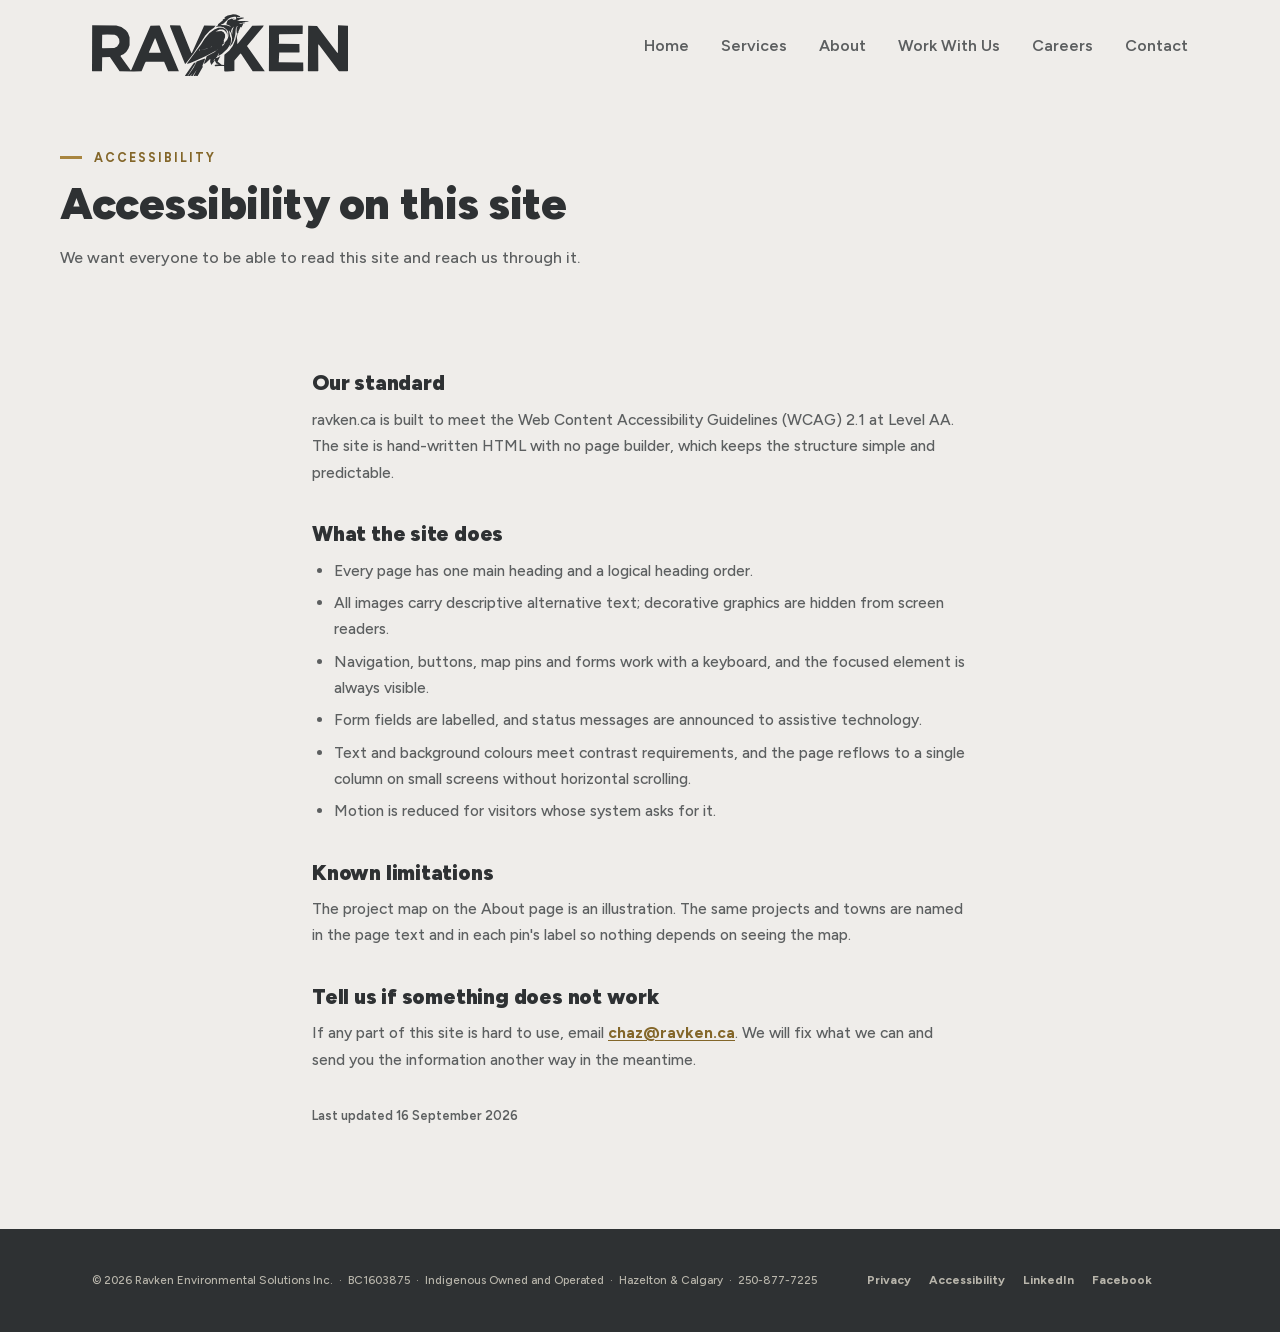
<file: accessibility.html>
<!DOCTYPE html>
<html lang="en-CA">
<head>
<meta charset="UTF-8">
<meta name="viewport" content="width=device-width, initial-scale=1.0">
<title>Accessibility | Ravken Environmental Solutions</title>
<meta name="description" content="Ravken Environmental Solutions aims for ravken.ca to meet WCAG 2.1 Level AA. Here is what the site does, and how to tell us when something does not work.">
<link rel="canonical" href="https://ravken.ca/accessibility.html">
<meta property="og:type" content="website">
<meta property="og:site_name" content="Ravken Environmental Solutions">
<meta property="og:locale" content="en_CA">
<meta property="og:url" content="https://ravken.ca/accessibility.html">
<meta property="og:title" content="Accessibility | Ravken Environmental Solutions">
<meta property="og:description" content="Ravken Environmental Solutions aims for ravken.ca to meet WCAG 2.1 Level AA. Here is what the site does, and how to tell us when something does not work.">
<meta property="og:image" content="https://ravken.ca/photos/og-ravken.jpg">
<meta property="og:image:width" content="1200">
<meta property="og:image:height" content="630">
<meta property="og:image:alt" content="The Seven Sisters peaks along the Skeena River, Northwest British Columbia">
<meta name="twitter:card" content="summary_large_image">
<meta name="twitter:title" content="Accessibility | Ravken Environmental Solutions">
<meta name="twitter:description" content="Ravken Environmental Solutions aims for ravken.ca to meet WCAG 2.1 Level AA. Here is what the site does, and how to tell us when something does not work.">
<meta name="twitter:image" content="https://ravken.ca/photos/og-ravken.jpg">
<meta name="twitter:image:alt" content="The Seven Sisters peaks along the Skeena River, Northwest British Columbia">
<meta name="theme-color" content="#2E3133">
<meta http-equiv="Content-Security-Policy" content="default-src 'self'; script-src 'self'; style-src 'self' 'unsafe-inline'; img-src 'self' data:; font-src 'self'; connect-src 'self' https://formspree.io; form-action 'self' https://formspree.io; object-src 'none'; base-uri 'self'">
<script type="application/ld+json">
{
  "@context": "https://schema.org",
  "@graph": [
    {
      "@type": [
        "Organization",
        "LocalBusiness"
      ],
      "@id": "https://ravken.ca/#organization",
      "name": "Ravken Environmental Solutions",
      "legalName": "Ravken Environmental Solutions Inc.",
      "url": "https://ravken.ca/",
      "logo": {
        "@type": "ImageObject",
        "url": "https://ravken.ca/Branding/ravken-navmark.png",
        "width": 935,
        "height": 230
      },
      "image": "https://ravken.ca/photos/og-ravken.jpg",
      "email": "info@ravken.ca",
      "telephone": "+1-250-877-7225",
      "foundingDate": "2026-08-13",
      "sameAs": ["https://www.linkedin.com/company/ravken/", "https://www.facebook.com/profile.php?id=61594526968359"],
      "founder": {
        "@type": "Person",
        "name": "Chaz Ware",
        "jobTitle": "Founder & Chief Executive Officer"
      },
      "address": {
        "@type": "PostalAddress",
        "addressLocality": "Hazelton",
        "addressRegion": "BC",
        "addressCountry": "CA"
      },
      "areaServed": {
        "@type": "AdministrativeArea",
        "name": "Northwest British Columbia"
      },
      "knowsAbout": [
        "Environmental assessment",
        "Environmental permitting",
        "Construction environmental monitoring",
        "Wildlife programs",
        "Erosion and sediment control",
        "Reclamation"
      ],
      "contactPoint": {
        "@type": "ContactPoint",
        "contactType": "sales",
        "email": "info@ravken.ca",
        "telephone": "+1-250-877-7225",
        "areaServed": "CA",
        "availableLanguage": "English"
      }
    },
    {
      "@type": "BreadcrumbList",
      "itemListElement": [
        {
          "@type": "ListItem",
          "position": 1,
          "name": "Home",
          "item": "https://ravken.ca/"
        },
        {
          "@type": "ListItem",
          "position": 2,
          "name": "Accessibility",
          "item": "https://ravken.ca/accessibility.html"
        }
      ]
    },
    {
      "@type": "WebPage",
      "url": "https://ravken.ca/accessibility.html",
      "name": "Accessibility | Ravken Environmental Solutions",
      "description": "Ravken Environmental Solutions aims for ravken.ca to meet WCAG 2.1 Level AA. Here is what the site does, and how to tell us when something does not work.",
      "isPartOf": {
        "@id": "https://ravken.ca/#website"
      },
      "about": {
        "@id": "https://ravken.ca/#organization"
      },
      "inLanguage": "en-CA"
    }
  ]
}
</script>
<link rel="icon" href="favicon.ico" sizes="any">
<link rel="apple-touch-icon" href="apple-touch-icon.png">
<link rel="preload" href="fonts/figtree-latin.woff2" as="font" type="font/woff2" crossorigin>
<link rel="stylesheet" href="styles.css">
<noscript><style>.reveal{opacity:1;transform:none}</style></noscript>
</head>
<body>

<header id="siteHeader">
  <nav aria-label="Main">
    <div class="logotype"><a href="index.html"><img src="Branding/ravken-navmark.svg" alt="Ravken Environmental Solutions" width="906" height="219"></a></div>
    <button class="nav-toggle" id="navToggle" type="button" aria-expanded="false" aria-controls="navlinks" aria-label="Open menu">
      <svg class="ic-open" viewBox="0 0 24 24" aria-hidden="true"><path d="M4 7h16M4 12h16M4 17h16"/></svg>
      <svg class="ic-close" viewBox="0 0 24 24" aria-hidden="true"><path d="M6 6l12 12M18 6L6 18"/></svg>
      <span class="sr-only">Menu</span>
    </button>
    <div class="navlinks" id="navlinks">
      <a href="index.html">Home</a>
      <a href="services.html">Services</a>
      <a href="about.html">About</a>
      <a href="work-with-us.html">Work With Us</a>
      <a href="careers.html">Careers</a>
      <a href="contact.html">Contact</a>
    </div>
  </nav>
</header>

<section class="page-head wrap">
  <span class="eyebrow">Accessibility</span>
  <h1>Accessibility on this site</h1>
  <p>We want everyone to be able to read this site and reach us through it.</p>
</section>

<div class="wrap prose">
  <h2>Our standard</h2>
  <p>ravken.ca is built to meet the Web Content Accessibility Guidelines (WCAG) 2.1 at Level AA. The site is hand-written HTML with no page builder, which keeps the structure simple and predictable.</p>

  <h2>What the site does</h2>
  <ul>
    <li>Every page has one main heading and a logical heading order.</li>
    <li>All images carry descriptive alternative text; decorative graphics are hidden from screen readers.</li>
    <li>Navigation, buttons, map pins and forms work with a keyboard, and the focused element is always visible.</li>
    <li>Form fields are labelled, and status messages are announced to assistive technology.</li>
    <li>Text and background colours meet contrast requirements, and the page reflows to a single column on small screens without horizontal scrolling.</li>
    <li>Motion is reduced for visitors whose system asks for it.</li>
  </ul>

  <h2>Known limitations</h2>
  <p>The project map on the About page is an illustration. The same projects and towns are named in the page text and in each pin's label so nothing depends on seeing the map.</p>

  <h2>Tell us if something does not work</h2>
  <p>If any part of this site is hard to use, email <a href="mailto:chaz@ravken.ca">chaz@ravken.ca</a>. We will fix what we can and send you the information another way in the meantime.</p>

  <p class="updated">Last updated 16 September 2026</p>
</div>

<footer>
  <div class="wrap">
    <small>© 2026 Ravken Environmental Solutions Inc. &nbsp;·&nbsp; BC1603875 &nbsp;·&nbsp; Indigenous Owned and Operated &nbsp;·&nbsp; Hazelton &amp; Calgary &nbsp;·&nbsp; <a href="tel:+12508777225">250-877-7225</a></small>
    <nav class="footer-links" aria-label="Legal and social"><a href="privacy.html">Privacy</a><a href="accessibility.html">Accessibility</a><a href="https://www.linkedin.com/company/ravken/" target="_blank" rel="noopener noreferrer">LinkedIn</a><a href="https://www.facebook.com/profile.php?id=61594526968359" target="_blank" rel="noopener noreferrer">Facebook</a></nav>
  </div>
</footer>

<script src="script.js"></script>
</body>
</html>
</file>
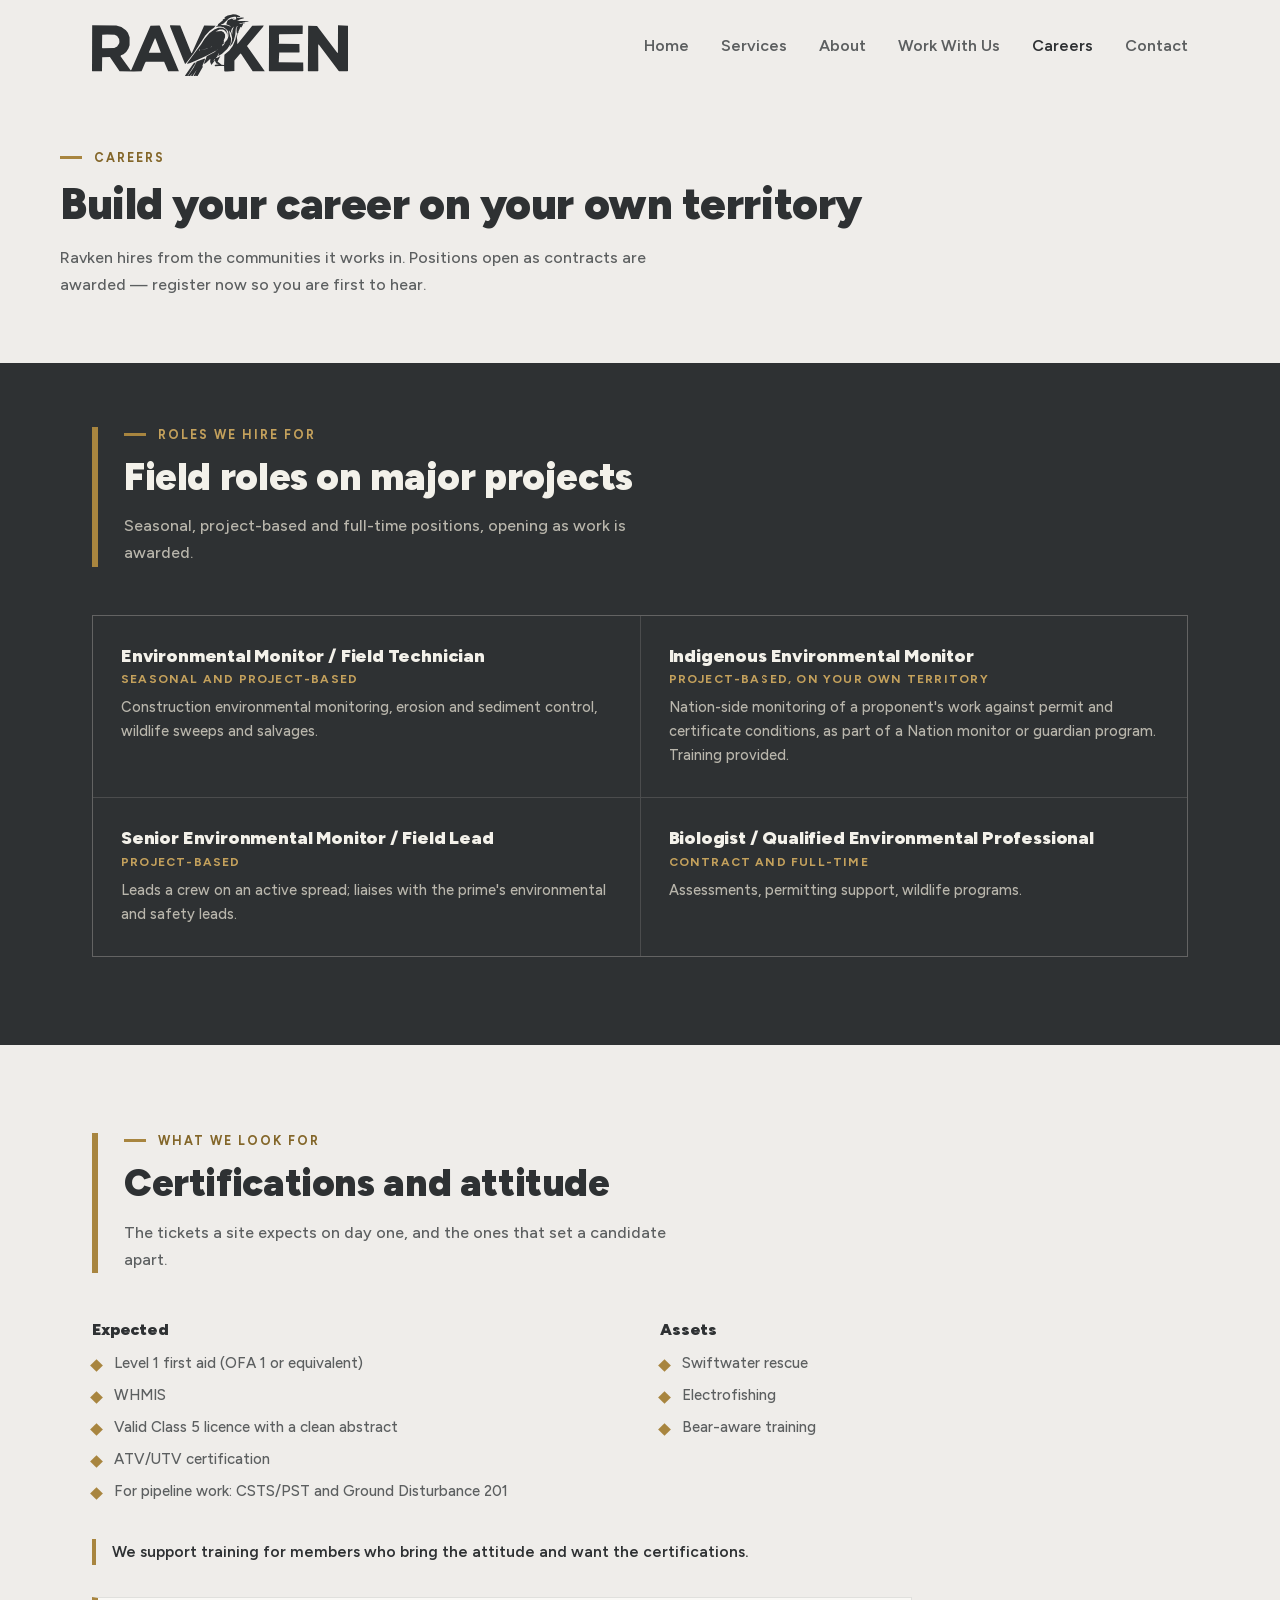
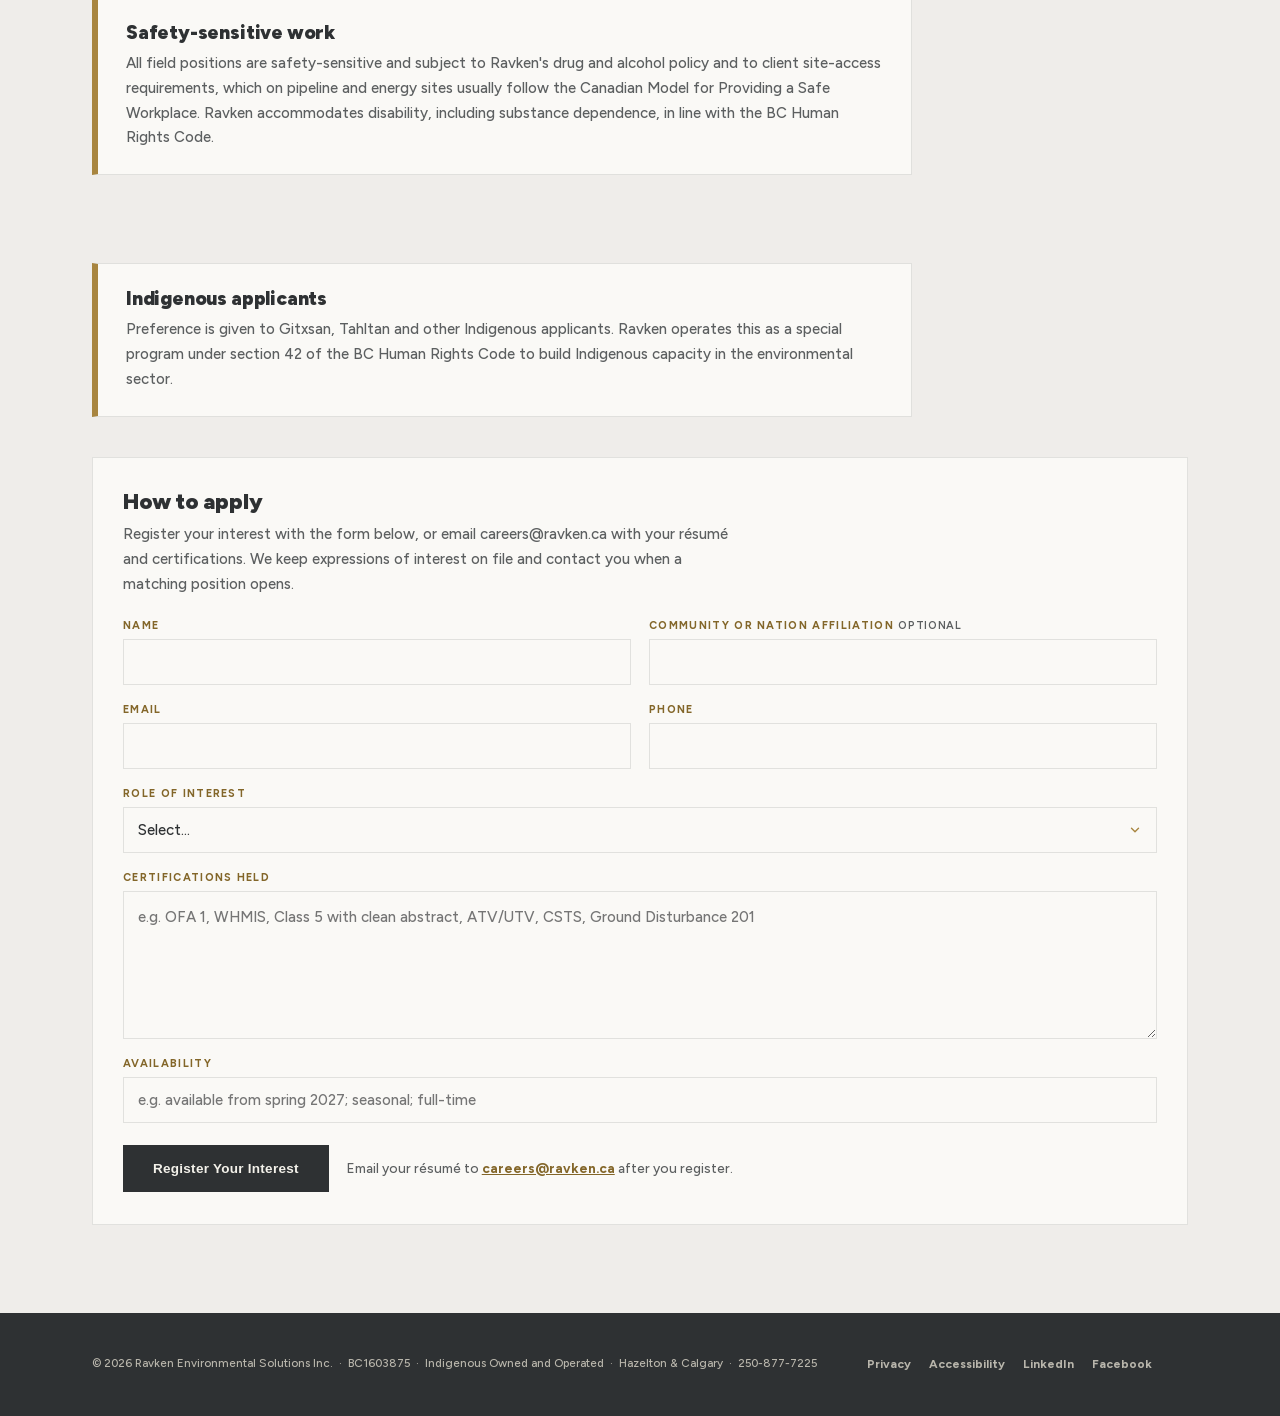
<file: careers.html>
<!DOCTYPE html>
<html lang="en-CA">
<head>
<meta charset="UTF-8">
<meta name="viewport" content="width=device-width, initial-scale=1.0">
<title>Careers | Ravken Environmental Solutions</title>
<meta name="description" content="Ravken hires environmental monitors, Indigenous monitors, field leads and biologists from the communities it works in across Northwest British Columbia.">
<link rel="canonical" href="https://ravken.ca/careers.html">
<meta property="og:type" content="website">
<meta property="og:site_name" content="Ravken Environmental Solutions">
<meta property="og:locale" content="en_CA">
<meta property="og:url" content="https://ravken.ca/careers.html">
<meta property="og:title" content="Careers | Ravken Environmental Solutions">
<meta property="og:description" content="Ravken hires environmental monitors, Indigenous monitors, field leads and biologists from the communities it works in across Northwest British Columbia.">
<meta property="og:image" content="https://ravken.ca/photos/og-ravken.jpg">
<meta property="og:image:width" content="1200">
<meta property="og:image:height" content="630">
<meta property="og:image:alt" content="The Seven Sisters peaks along the Skeena River, Northwest British Columbia">
<meta name="twitter:card" content="summary_large_image">
<meta name="twitter:title" content="Careers | Ravken Environmental Solutions">
<meta name="twitter:description" content="Ravken hires environmental monitors, Indigenous monitors, field leads and biologists from the communities it works in across Northwest British Columbia.">
<meta name="twitter:image" content="https://ravken.ca/photos/og-ravken.jpg">
<meta name="twitter:image:alt" content="The Seven Sisters peaks along the Skeena River, Northwest British Columbia">
<meta name="theme-color" content="#2E3133">
<meta http-equiv="Content-Security-Policy" content="default-src 'self'; script-src 'self'; style-src 'self' 'unsafe-inline'; img-src 'self' data:; font-src 'self'; connect-src 'self' https://formspree.io; form-action 'self' https://formspree.io; object-src 'none'; base-uri 'self'">
<script type="application/ld+json">
{
  "@context": "https://schema.org",
  "@graph": [
    {
      "@type": [
        "Organization",
        "LocalBusiness"
      ],
      "@id": "https://ravken.ca/#organization",
      "name": "Ravken Environmental Solutions",
      "legalName": "Ravken Environmental Solutions Inc.",
      "url": "https://ravken.ca/",
      "logo": {
        "@type": "ImageObject",
        "url": "https://ravken.ca/Branding/ravken-navmark.png",
        "width": 935,
        "height": 230
      },
      "image": "https://ravken.ca/photos/og-ravken.jpg",
      "email": "info@ravken.ca",
      "telephone": "+1-250-877-7225",
      "foundingDate": "2026-08-13",
      "sameAs": ["https://www.linkedin.com/company/ravken/", "https://www.facebook.com/profile.php?id=61594526968359"],
      "founder": {
        "@type": "Person",
        "name": "Chaz Ware",
        "jobTitle": "Founder & Chief Executive Officer"
      },
      "address": {
        "@type": "PostalAddress",
        "addressLocality": "Hazelton",
        "addressRegion": "BC",
        "addressCountry": "CA"
      },
      "areaServed": {
        "@type": "AdministrativeArea",
        "name": "Northwest British Columbia"
      },
      "knowsAbout": [
        "Environmental assessment",
        "Environmental permitting",
        "Construction environmental monitoring",
        "Wildlife programs",
        "Erosion and sediment control",
        "Reclamation"
      ],
      "contactPoint": {
        "@type": "ContactPoint",
        "contactType": "sales",
        "email": "info@ravken.ca",
        "telephone": "+1-250-877-7225",
        "areaServed": "CA",
        "availableLanguage": "English"
      }
    },
    {
      "@type": "BreadcrumbList",
      "itemListElement": [
        {
          "@type": "ListItem",
          "position": 1,
          "name": "Home",
          "item": "https://ravken.ca/"
        },
        {
          "@type": "ListItem",
          "position": 2,
          "name": "Careers",
          "item": "https://ravken.ca/careers.html"
        }
      ]
    },
    {
      "@type": "WebPage",
      "url": "https://ravken.ca/careers.html",
      "name": "Careers | Ravken Environmental Solutions",
      "description": "Ravken hires environmental monitors, Indigenous monitors, field leads and biologists from the communities it works in across Northwest British Columbia.",
      "isPartOf": {
        "@id": "https://ravken.ca/#website"
      },
      "about": {
        "@id": "https://ravken.ca/#organization"
      },
      "inLanguage": "en-CA"
    }
  ]
}
</script>
<link rel="icon" href="favicon.ico" sizes="any">
<link rel="apple-touch-icon" href="apple-touch-icon.png">
<link rel="preload" href="fonts/figtree-latin.woff2" as="font" type="font/woff2" crossorigin>
<link rel="stylesheet" href="styles.css">
<noscript><style>.reveal{opacity:1;transform:none}</style></noscript>
</head>
<body>

<header id="siteHeader">
  <nav aria-label="Main">
    <div class="logotype"><a href="index.html"><img src="Branding/ravken-navmark.svg" alt="Ravken Environmental Solutions" width="906" height="219"></a></div>
    <button class="nav-toggle" id="navToggle" type="button" aria-expanded="false" aria-controls="navlinks" aria-label="Open menu">
      <svg class="ic-open" viewBox="0 0 24 24" aria-hidden="true"><path d="M4 7h16M4 12h16M4 17h16"/></svg>
      <svg class="ic-close" viewBox="0 0 24 24" aria-hidden="true"><path d="M6 6l12 12M18 6L6 18"/></svg>
      <span class="sr-only">Menu</span>
    </button>
    <div class="navlinks" id="navlinks">
      <a href="index.html">Home</a>
      <a href="services.html">Services</a>
      <a href="about.html">About</a>
      <a href="work-with-us.html">Work With Us</a>
      <a href="careers.html" class="active" aria-current="page">Careers</a>
      <a href="contact.html">Contact</a>
    </div>
  </nav>
</header>

<section class="page-head wrap">
  <span class="eyebrow">Careers</span>
  <h1>Build your career on your own territory</h1>
  <p>Ravken hires from the communities it works in. Positions open as contracts are awarded — register now so you are first to hear.</p>
</section>

<section class="section-pad on-dark" style="padding-top:64px;">
  <div class="wrap">
    <div class="sec-head reveal spine">
      <span class="eyebrow">Roles We Hire For</span>
      <h2>Field roles on major projects</h2>
      <p>Seasonal, project-based and full-time positions, opening as work is awarded.</p>
    </div>
    <div class="role-grid reveal">
      <div class="role-card">
        <h3>Environmental Monitor / Field Technician</h3>
        <span class="basis">Seasonal and project-based</span>
        <p>Construction environmental monitoring, erosion and sediment control, wildlife sweeps and salvages.</p>
      </div>
      <div class="role-card">
        <h3>Indigenous Environmental Monitor</h3>
        <span class="basis">Project-based, on your own territory</span>
        <p>Nation-side monitoring of a proponent's work against permit and certificate conditions, as part of a Nation monitor or guardian program. Training provided.</p>
      </div>
      <div class="role-card">
        <h3>Senior Environmental Monitor / Field Lead</h3>
        <span class="basis">Project-based</span>
        <p>Leads a crew on an active spread; liaises with the prime's environmental and safety leads.</p>
      </div>
      <div class="role-card">
        <h3>Biologist / Qualified Environmental Professional</h3>
        <span class="basis">Contract and full-time</span>
        <p>Assessments, permitting support, wildlife programs.</p>
      </div>
    </div>
  </div>
</section>

<section class="section-pad">
  <div class="wrap">
    <div class="sec-head reveal spine">
      <span class="eyebrow">What We Look For</span>
      <h2>Certifications and attitude</h2>
      <p>The tickets a site expects on day one, and the ones that set a candidate apart.</p>
    </div>
    <div class="req-cols reveal">
      <div>
        <h3>Expected</h3>
        <ul class="req-list">
          <li>Level 1 first aid (OFA 1 or equivalent)</li>
          <li>WHMIS</li>
          <li>Valid Class 5 licence with a clean abstract</li>
          <li>ATV/UTV certification</li>
          <li>For pipeline work: CSTS/PST and Ground Disturbance 201</li>
        </ul>
      </div>
      <div>
        <h3>Assets</h3>
        <ul class="req-list">
          <li>Swiftwater rescue</li>
          <li>Electrofishing</li>
          <li>Bear-aware training</li>
        </ul>
      </div>
    </div>
    <p class="req-note reveal">We support training for members who bring the attitude and want the certifications.</p>
    <div class="notice reveal" id="fitness-for-duty" style="margin-top:32px;">
      <h2>Safety-sensitive work</h2>
      <p>All field positions are safety-sensitive and subject to Ravken's drug and alcohol policy and to client site-access requirements, which on pipeline and energy sites usually follow the Canadian Model for Providing a Safe Workplace. Ravken accommodates disability, including substance dependence, in line with the BC Human Rights Code.</p>
    </div>
  </div>
</section>

<section class="section-pad" style="padding-top:0;">
  <div class="wrap">
    <div class="notice reveal" id="indigenous-applicants">
      <h2>Indigenous applicants</h2>
      <p>Preference is given to Gitxsan, Tahltan and other Indigenous applicants. Ravken operates this as a special program under section 42 of the BC Human Rights Code to build Indigenous capacity in the environmental sector.</p>
    </div>

    <div class="form-block reveal" id="apply">
      <h2>How to apply</h2>
      <p>Register your interest with the form below, or email <a href="mailto:careers@ravken.ca">careers@ravken.ca</a> with your résumé and certifications. We keep expressions of interest on file and contact you when a matching position opens.</p>
      <form class="contact-form" id="careersForm" data-form="careers" data-success="Thank you — your expression of interest has been received. We will contact you when a matching position opens." data-email="careers@ravken.ca" enctype="multipart/form-data" novalidate>
        <div class="cf-row">
        <label class="cf-field">
          <span class="cf-label">Name</span>
          <input type="text" name="name" autocomplete="name" required>
        </label>
        <label class="cf-field">
          <span class="cf-label">Community or Nation affiliation <span class="cf-opt">optional</span></span>
          <input type="text" name="affiliation">
        </label>
        </div>
        <div class="cf-row">
        <label class="cf-field">
          <span class="cf-label">Email</span>
          <input type="email" name="email" autocomplete="email" required>
        </label>
        <label class="cf-field">
          <span class="cf-label">Phone</span>
          <input type="tel" name="phone" autocomplete="tel" required>
        </label>
        </div>
        <label class="cf-field">
          <span class="cf-label">Role of interest</span>
          <select name="role" required>
            <option value="">Select…</option>
            <option value="Environmental Monitor / Field Technician">Environmental Monitor / Field Technician</option>
            <option value="Indigenous Environmental Monitor">Indigenous Environmental Monitor</option>
            <option value="Senior Environmental Monitor / Field Lead">Senior Environmental Monitor / Field Lead</option>
            <option value="Biologist / Qualified Environmental Professional">Biologist / Qualified Environmental Professional</option>
            <option value="Other">Other</option>
          </select>
        </label>
        <label class="cf-field">
          <span class="cf-label">Certifications held</span>
          <textarea name="certifications" rows="5" required placeholder="e.g. OFA 1, WHMIS, Class 5 with clean abstract, ATV/UTV, CSTS, Ground Disturbance 201"></textarea>
        </label>
        <label class="cf-field">
          <span class="cf-label">Availability</span>
          <input type="text" name="availability" required placeholder="e.g. available from spring 2027; seasonal; full-time">
        </label>
        <input type="hidden" name="form" value="careers">
        <input type="hidden" name="_subject" value="Careers expression of interest — ravken.ca">
        <input type="text" name="_gotcha" class="cf-hp" tabindex="-1" autocomplete="off" aria-hidden="true">
        <div class="cf-actions">
          <button type="submit" class="btn btn-solid">Register Your Interest</button>
          <p class="cf-fallback">Email your résumé to <a href="mailto:careers@ravken.ca">careers@ravken.ca</a> after you register.</p>
        </div>
        <p class="cf-status" role="status" aria-live="polite"></p>
      </form>
    </div>
  </div>
</section>

<footer>
  <div class="wrap">
    <small>© 2026 Ravken Environmental Solutions Inc. &nbsp;·&nbsp; BC1603875 &nbsp;·&nbsp; Indigenous Owned and Operated &nbsp;·&nbsp; Hazelton &amp; Calgary &nbsp;·&nbsp; <a href="tel:+12508777225">250-877-7225</a></small>
    <nav class="footer-links" aria-label="Legal and social"><a href="privacy.html">Privacy</a><a href="accessibility.html">Accessibility</a><a href="https://www.linkedin.com/company/ravken/" target="_blank" rel="noopener noreferrer">LinkedIn</a><a href="https://www.facebook.com/profile.php?id=61594526968359" target="_blank" rel="noopener noreferrer">Facebook</a></nav>
  </div>
</footer>

<script src="script.js"></script>
</body>
</html>
</file>
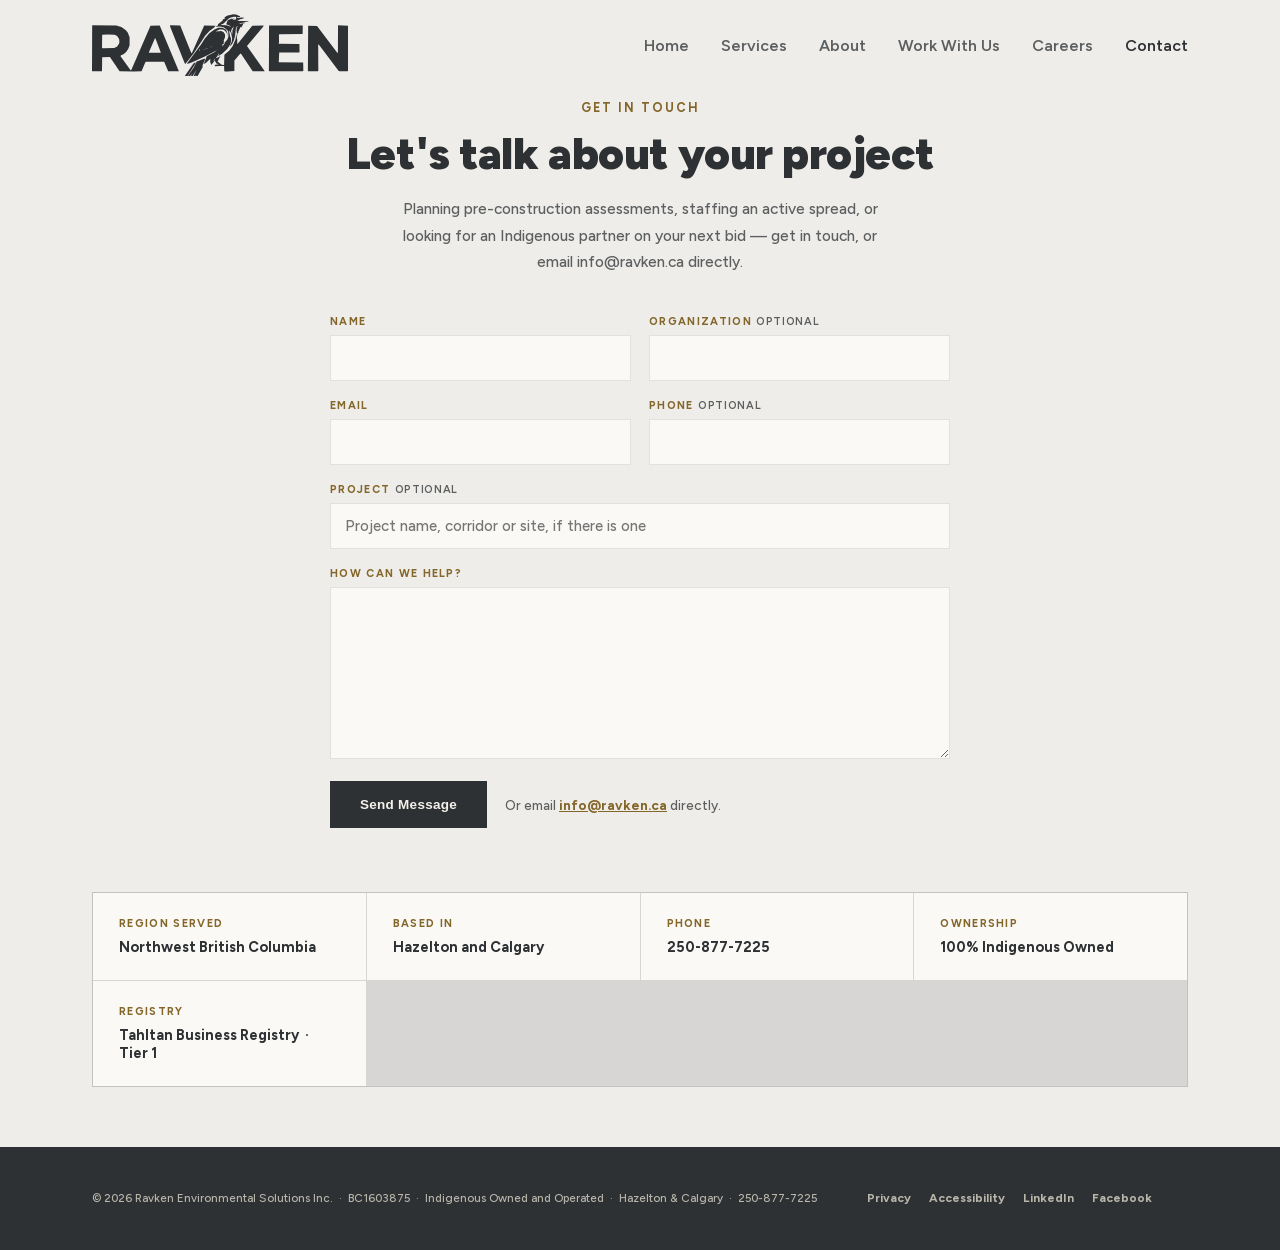
<file: contact.html>
<!DOCTYPE html>
<html lang="en-CA">
<head>
<meta charset="UTF-8">
<meta name="viewport" content="width=device-width, initial-scale=1.0">
<title>Contact | Ravken Environmental Solutions</title>
<meta name="description" content="Get in touch with Ravken Environmental Solutions for environmental services in Northwest British Columbia. Based in Hazelton and Calgary.">
<link rel="canonical" href="https://ravken.ca/contact.html">
<meta property="og:type" content="website">
<meta property="og:site_name" content="Ravken Environmental Solutions">
<meta property="og:locale" content="en_CA">
<meta property="og:url" content="https://ravken.ca/contact.html">
<meta property="og:title" content="Contact | Ravken Environmental Solutions">
<meta property="og:description" content="Get in touch with Ravken Environmental Solutions for environmental services in Northwest British Columbia. Based in Hazelton and Calgary.">
<meta property="og:image" content="https://ravken.ca/photos/og-ravken.jpg">
<meta property="og:image:width" content="1200">
<meta property="og:image:height" content="630">
<meta property="og:image:alt" content="The Seven Sisters peaks along the Skeena River, Northwest British Columbia">
<meta name="twitter:card" content="summary_large_image">
<meta name="twitter:title" content="Contact | Ravken Environmental Solutions">
<meta name="twitter:description" content="Get in touch with Ravken Environmental Solutions for environmental services in Northwest British Columbia. Based in Hazelton and Calgary.">
<meta name="twitter:image" content="https://ravken.ca/photos/og-ravken.jpg">
<meta name="twitter:image:alt" content="The Seven Sisters peaks along the Skeena River, Northwest British Columbia">
<meta name="theme-color" content="#2E3133">
<meta http-equiv="Content-Security-Policy" content="default-src 'self'; script-src 'self'; style-src 'self' 'unsafe-inline'; img-src 'self' data:; font-src 'self'; connect-src 'self' https://formspree.io; form-action 'self' https://formspree.io; object-src 'none'; base-uri 'self'">
<script type="application/ld+json">
{
  "@context": "https://schema.org",
  "@graph": [
    {
      "@type": [
        "Organization",
        "LocalBusiness"
      ],
      "@id": "https://ravken.ca/#organization",
      "name": "Ravken Environmental Solutions",
      "legalName": "Ravken Environmental Solutions Inc.",
      "url": "https://ravken.ca/",
      "logo": {
        "@type": "ImageObject",
        "url": "https://ravken.ca/Branding/ravken-navmark.png",
        "width": 935,
        "height": 230
      },
      "image": "https://ravken.ca/photos/og-ravken.jpg",
      "email": "info@ravken.ca",
      "telephone": "+1-250-877-7225",
      "foundingDate": "2026-08-13",
      "sameAs": ["https://www.linkedin.com/company/ravken/", "https://www.facebook.com/profile.php?id=61594526968359"],
      "founder": {
        "@type": "Person",
        "name": "Chaz Ware",
        "jobTitle": "Founder & Chief Executive Officer"
      },
      "address": {
        "@type": "PostalAddress",
        "addressLocality": "Hazelton",
        "addressRegion": "BC",
        "addressCountry": "CA"
      },
      "areaServed": {
        "@type": "AdministrativeArea",
        "name": "Northwest British Columbia"
      },
      "knowsAbout": [
        "Environmental assessment",
        "Environmental permitting",
        "Construction environmental monitoring",
        "Wildlife programs",
        "Erosion and sediment control",
        "Reclamation"
      ],
      "contactPoint": {
        "@type": "ContactPoint",
        "contactType": "sales",
        "email": "info@ravken.ca",
        "telephone": "+1-250-877-7225",
        "areaServed": "CA",
        "availableLanguage": "English"
      }
    },
    {
      "@type": "BreadcrumbList",
      "itemListElement": [
        {
          "@type": "ListItem",
          "position": 1,
          "name": "Home",
          "item": "https://ravken.ca/"
        },
        {
          "@type": "ListItem",
          "position": 2,
          "name": "Contact",
          "item": "https://ravken.ca/contact.html"
        }
      ]
    },
    {
      "@type": "WebPage",
      "url": "https://ravken.ca/contact.html",
      "name": "Contact | Ravken Environmental Solutions",
      "description": "Get in touch with Ravken Environmental Solutions for environmental services in Northwest British Columbia. Based in Hazelton and Calgary.",
      "isPartOf": {
        "@id": "https://ravken.ca/#website"
      },
      "about": {
        "@id": "https://ravken.ca/#organization"
      },
      "inLanguage": "en-CA"
    }
  ]
}
</script>
<link rel="icon" href="favicon.ico" sizes="any">
<link rel="apple-touch-icon" href="apple-touch-icon.png">
<link rel="preload" href="fonts/figtree-latin.woff2" as="font" type="font/woff2" crossorigin>
<link rel="stylesheet" href="styles.css">
<noscript><style>.reveal{opacity:1;transform:none}</style></noscript>
</head>
<body>

<header id="siteHeader">
  <nav aria-label="Main">
    <div class="logotype"><a href="index.html"><img src="Branding/ravken-navmark.svg" alt="Ravken Environmental Solutions" width="906" height="219"></a></div>
    <button class="nav-toggle" id="navToggle" type="button" aria-expanded="false" aria-controls="navlinks" aria-label="Open menu">
      <svg class="ic-open" viewBox="0 0 24 24" aria-hidden="true"><path d="M4 7h16M4 12h16M4 17h16"/></svg>
      <svg class="ic-close" viewBox="0 0 24 24" aria-hidden="true"><path d="M6 6l12 12M18 6L6 18"/></svg>
      <span class="sr-only">Menu</span>
    </button>
    <div class="navlinks" id="navlinks">
      <a href="index.html">Home</a>
      <a href="services.html">Services</a>
      <a href="about.html">About</a>
      <a href="work-with-us.html">Work With Us</a>
      <a href="careers.html">Careers</a>
      <a href="contact.html" class="active" aria-current="page">Contact</a>
    </div>
  </nav>
</header>

<section class="contact">
  <div class="wrap">
    <span class="eyebrow">Get In Touch</span>
    <h1>Let's talk about your project</h1>
    <p class="lead">Planning pre-construction assessments, staffing an active spread, or looking for an Indigenous partner on your next bid — get in touch, or email <a href="mailto:info@ravken.ca">info@ravken.ca</a> directly.</p>
    <form class="contact-form reveal" id="capability" data-form="contact" data-email="info@ravken.ca" novalidate>
      <div class="cf-row">
        <label class="cf-field">
          <span class="cf-label">Name</span>
          <input type="text" name="name" autocomplete="name" required>
        </label>
        <label class="cf-field">
          <span class="cf-label">Organization <span class="cf-opt">optional</span></span>
          <input type="text" name="organization" autocomplete="organization">
        </label>
      </div>
      <div class="cf-row">
        <label class="cf-field">
          <span class="cf-label">Email</span>
          <input type="email" name="email" autocomplete="email" required>
        </label>
        <label class="cf-field">
          <span class="cf-label">Phone <span class="cf-opt">optional</span></span>
          <input type="tel" name="phone" autocomplete="tel">
        </label>
      </div>
        <label class="cf-field">
          <span class="cf-label">Project <span class="cf-opt">optional</span></span>
          <input type="text" name="project" placeholder="Project name, corridor or site, if there is one">
        </label>
        <label class="cf-field">
          <span class="cf-label">How can we help?</span>
          <textarea name="message" rows="6" required></textarea>
        </label>
        <input type="hidden" name="form" value="contact">
        <input type="hidden" name="_subject" value="New enquiry from ravken.ca">
        <input type="text" name="_gotcha" class="cf-hp" tabindex="-1" autocomplete="off" aria-hidden="true">
        <div class="cf-actions">
          <button type="submit" class="btn btn-solid">Send Message</button>
          <p class="cf-fallback">Or email <a href="mailto:info@ravken.ca">info@ravken.ca</a> directly.</p>
        </div>
        <p class="cf-status" role="status" aria-live="polite"></p>
    </form>
    <div class="contact-grid reveal">
      <div class="contact-item">
        <span class="lbl">Region Served</span>
        <div class="val">Northwest British Columbia</div>
      </div>
      <div class="contact-item">
        <span class="lbl">Based in</span>
        <div class="val">Hazelton and Calgary</div>
      </div>
      <div class="contact-item">
        <span class="lbl">Phone</span>
        <div class="val"><a href="tel:+12508777225">250-877-7225</a></div>
      </div>
      <div class="contact-item">
        <span class="lbl">Ownership</span>
        <div class="val">100% Indigenous Owned</div>
      </div>
      <div class="contact-item">
        <span class="lbl">Registry</span>
        <div class="val">Tahltan Business Registry &nbsp;·&nbsp; Tier 1</div>
      </div>
    </div>
  </div>
</section>

<footer>
  <div class="wrap">
    <small>© 2026 Ravken Environmental Solutions Inc. &nbsp;·&nbsp; BC1603875 &nbsp;·&nbsp; Indigenous Owned and Operated &nbsp;·&nbsp; Hazelton &amp; Calgary &nbsp;·&nbsp; <a href="tel:+12508777225">250-877-7225</a></small>
    <nav class="footer-links" aria-label="Legal and social"><a href="privacy.html">Privacy</a><a href="accessibility.html">Accessibility</a><a href="https://www.linkedin.com/company/ravken/" target="_blank" rel="noopener noreferrer">LinkedIn</a><a href="https://www.facebook.com/profile.php?id=61594526968359" target="_blank" rel="noopener noreferrer">Facebook</a></nav>
  </div>
</footer>

<script src="script.js"></script>
</body>
</html>
</file>
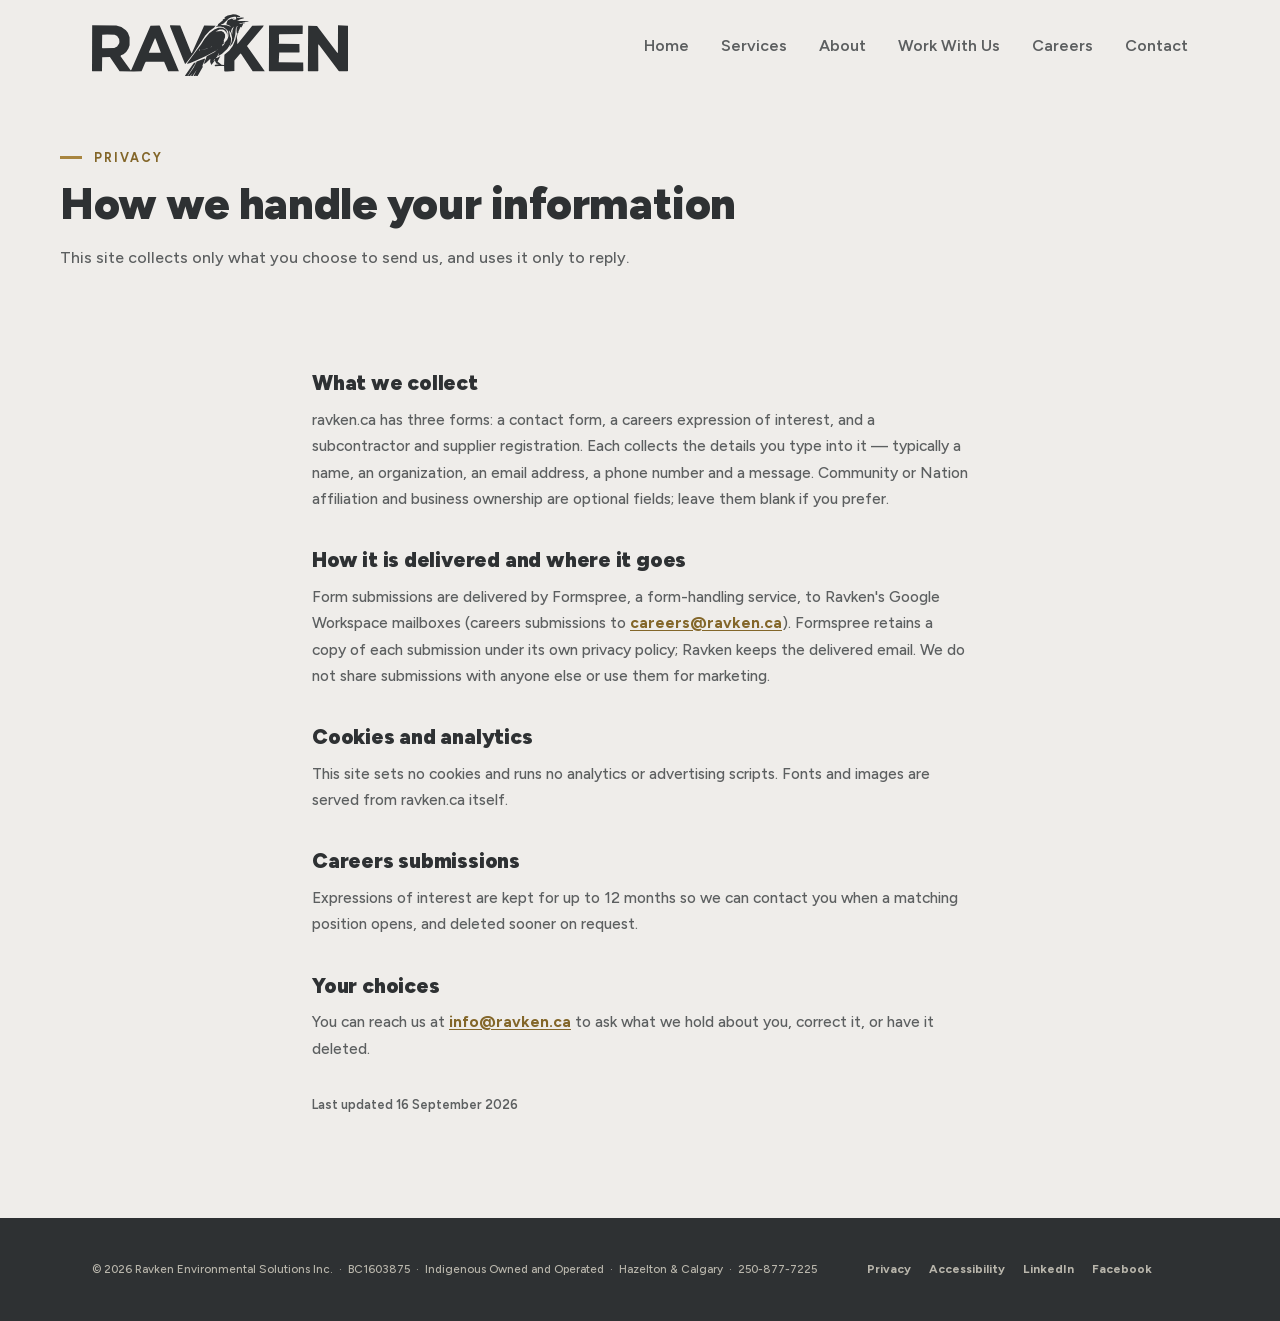
<file: privacy.html>
<!DOCTYPE html>
<html lang="en-CA">
<head>
<meta charset="UTF-8">
<meta name="viewport" content="width=device-width, initial-scale=1.0">
<title>Privacy | Ravken Environmental Solutions</title>
<meta name="description" content="How Ravken Environmental Solutions handles the information you send through ravken.ca, including contact, careers and supplier registration forms.">
<link rel="canonical" href="https://ravken.ca/privacy.html">
<meta property="og:type" content="website">
<meta property="og:site_name" content="Ravken Environmental Solutions">
<meta property="og:locale" content="en_CA">
<meta property="og:url" content="https://ravken.ca/privacy.html">
<meta property="og:title" content="Privacy | Ravken Environmental Solutions">
<meta property="og:description" content="How Ravken Environmental Solutions handles the information you send through ravken.ca, including contact, careers and supplier registration forms.">
<meta property="og:image" content="https://ravken.ca/photos/og-ravken.jpg">
<meta property="og:image:width" content="1200">
<meta property="og:image:height" content="630">
<meta property="og:image:alt" content="The Seven Sisters peaks along the Skeena River, Northwest British Columbia">
<meta name="twitter:card" content="summary_large_image">
<meta name="twitter:title" content="Privacy | Ravken Environmental Solutions">
<meta name="twitter:description" content="How Ravken Environmental Solutions handles the information you send through ravken.ca, including contact, careers and supplier registration forms.">
<meta name="twitter:image" content="https://ravken.ca/photos/og-ravken.jpg">
<meta name="twitter:image:alt" content="The Seven Sisters peaks along the Skeena River, Northwest British Columbia">
<meta name="theme-color" content="#2E3133">
<meta http-equiv="Content-Security-Policy" content="default-src 'self'; script-src 'self'; style-src 'self' 'unsafe-inline'; img-src 'self' data:; font-src 'self'; connect-src 'self' https://formspree.io; form-action 'self' https://formspree.io; object-src 'none'; base-uri 'self'">
<script type="application/ld+json">
{
  "@context": "https://schema.org",
  "@graph": [
    {
      "@type": [
        "Organization",
        "LocalBusiness"
      ],
      "@id": "https://ravken.ca/#organization",
      "name": "Ravken Environmental Solutions",
      "legalName": "Ravken Environmental Solutions Inc.",
      "url": "https://ravken.ca/",
      "logo": {
        "@type": "ImageObject",
        "url": "https://ravken.ca/Branding/ravken-navmark.png",
        "width": 935,
        "height": 230
      },
      "image": "https://ravken.ca/photos/og-ravken.jpg",
      "email": "info@ravken.ca",
      "telephone": "+1-250-877-7225",
      "foundingDate": "2026-08-13",
      "sameAs": ["https://www.linkedin.com/company/ravken/", "https://www.facebook.com/profile.php?id=61594526968359"],
      "founder": {
        "@type": "Person",
        "name": "Chaz Ware",
        "jobTitle": "Founder & Chief Executive Officer"
      },
      "address": {
        "@type": "PostalAddress",
        "addressLocality": "Hazelton",
        "addressRegion": "BC",
        "addressCountry": "CA"
      },
      "areaServed": {
        "@type": "AdministrativeArea",
        "name": "Northwest British Columbia"
      },
      "knowsAbout": [
        "Environmental assessment",
        "Environmental permitting",
        "Construction environmental monitoring",
        "Wildlife programs",
        "Erosion and sediment control",
        "Reclamation"
      ],
      "contactPoint": {
        "@type": "ContactPoint",
        "contactType": "sales",
        "email": "info@ravken.ca",
        "telephone": "+1-250-877-7225",
        "areaServed": "CA",
        "availableLanguage": "English"
      }
    },
    {
      "@type": "BreadcrumbList",
      "itemListElement": [
        {
          "@type": "ListItem",
          "position": 1,
          "name": "Home",
          "item": "https://ravken.ca/"
        },
        {
          "@type": "ListItem",
          "position": 2,
          "name": "Privacy",
          "item": "https://ravken.ca/privacy.html"
        }
      ]
    },
    {
      "@type": "WebPage",
      "url": "https://ravken.ca/privacy.html",
      "name": "Privacy | Ravken Environmental Solutions",
      "description": "How Ravken Environmental Solutions handles the information you send through ravken.ca, including contact, careers and supplier registration forms.",
      "isPartOf": {
        "@id": "https://ravken.ca/#website"
      },
      "about": {
        "@id": "https://ravken.ca/#organization"
      },
      "inLanguage": "en-CA"
    }
  ]
}
</script>
<link rel="icon" href="favicon.ico" sizes="any">
<link rel="apple-touch-icon" href="apple-touch-icon.png">
<link rel="preload" href="fonts/figtree-latin.woff2" as="font" type="font/woff2" crossorigin>
<link rel="stylesheet" href="styles.css">
<noscript><style>.reveal{opacity:1;transform:none}</style></noscript>
</head>
<body>

<header id="siteHeader">
  <nav aria-label="Main">
    <div class="logotype"><a href="index.html"><img src="Branding/ravken-navmark.svg" alt="Ravken Environmental Solutions" width="906" height="219"></a></div>
    <button class="nav-toggle" id="navToggle" type="button" aria-expanded="false" aria-controls="navlinks" aria-label="Open menu">
      <svg class="ic-open" viewBox="0 0 24 24" aria-hidden="true"><path d="M4 7h16M4 12h16M4 17h16"/></svg>
      <svg class="ic-close" viewBox="0 0 24 24" aria-hidden="true"><path d="M6 6l12 12M18 6L6 18"/></svg>
      <span class="sr-only">Menu</span>
    </button>
    <div class="navlinks" id="navlinks">
      <a href="index.html">Home</a>
      <a href="services.html">Services</a>
      <a href="about.html">About</a>
      <a href="work-with-us.html">Work With Us</a>
      <a href="careers.html">Careers</a>
      <a href="contact.html">Contact</a>
    </div>
  </nav>
</header>

<section class="page-head wrap">
  <span class="eyebrow">Privacy</span>
  <h1>How we handle your information</h1>
  <p>This site collects only what you choose to send us, and uses it only to reply.</p>
</section>

<div class="wrap prose">
  <h2>What we collect</h2>
  <p>ravken.ca has three forms: a contact form, a careers expression of interest, and a subcontractor and supplier registration. Each collects the details you type into it — typically a name, an organization, an email address, a phone number and a message. Community or Nation affiliation and business ownership are optional fields; leave them blank if you prefer.</p>

  <h2>How it is delivered and where it goes</h2>
  <p>Form submissions are delivered by Formspree, a form-handling service, to Ravken's Google Workspace mailboxes (careers submissions to <a href="mailto:careers@ravken.ca">careers@ravken.ca</a>). Formspree retains a copy of each submission under its own privacy policy; Ravken keeps the delivered email. We do not share submissions with anyone else or use them for marketing.</p>

  <h2>Cookies and analytics</h2>
  <p>This site sets no cookies and runs no analytics or advertising scripts. Fonts and images are served from ravken.ca itself.</p>

  <h2>Careers submissions</h2>
  <p>Expressions of interest are kept for up to 12 months so we can contact you when a matching position opens, and deleted sooner on request.</p>

  <h2>Your choices</h2>
  <p>You can reach us at <a href="mailto:info@ravken.ca">info@ravken.ca</a> to ask what we hold about you, correct it, or have it deleted.</p>

  <p class="updated">Last updated 16 September 2026</p>
</div>

<footer>
  <div class="wrap">
    <small>© 2026 Ravken Environmental Solutions Inc. &nbsp;·&nbsp; BC1603875 &nbsp;·&nbsp; Indigenous Owned and Operated &nbsp;·&nbsp; Hazelton &amp; Calgary &nbsp;·&nbsp; <a href="tel:+12508777225">250-877-7225</a></small>
    <nav class="footer-links" aria-label="Legal and social"><a href="privacy.html">Privacy</a><a href="accessibility.html">Accessibility</a><a href="https://www.linkedin.com/company/ravken/" target="_blank" rel="noopener noreferrer">LinkedIn</a><a href="https://www.facebook.com/profile.php?id=61594526968359" target="_blank" rel="noopener noreferrer">Facebook</a></nav>
  </div>
</footer>

<script src="script.js"></script>
</body>
</html>
</file>
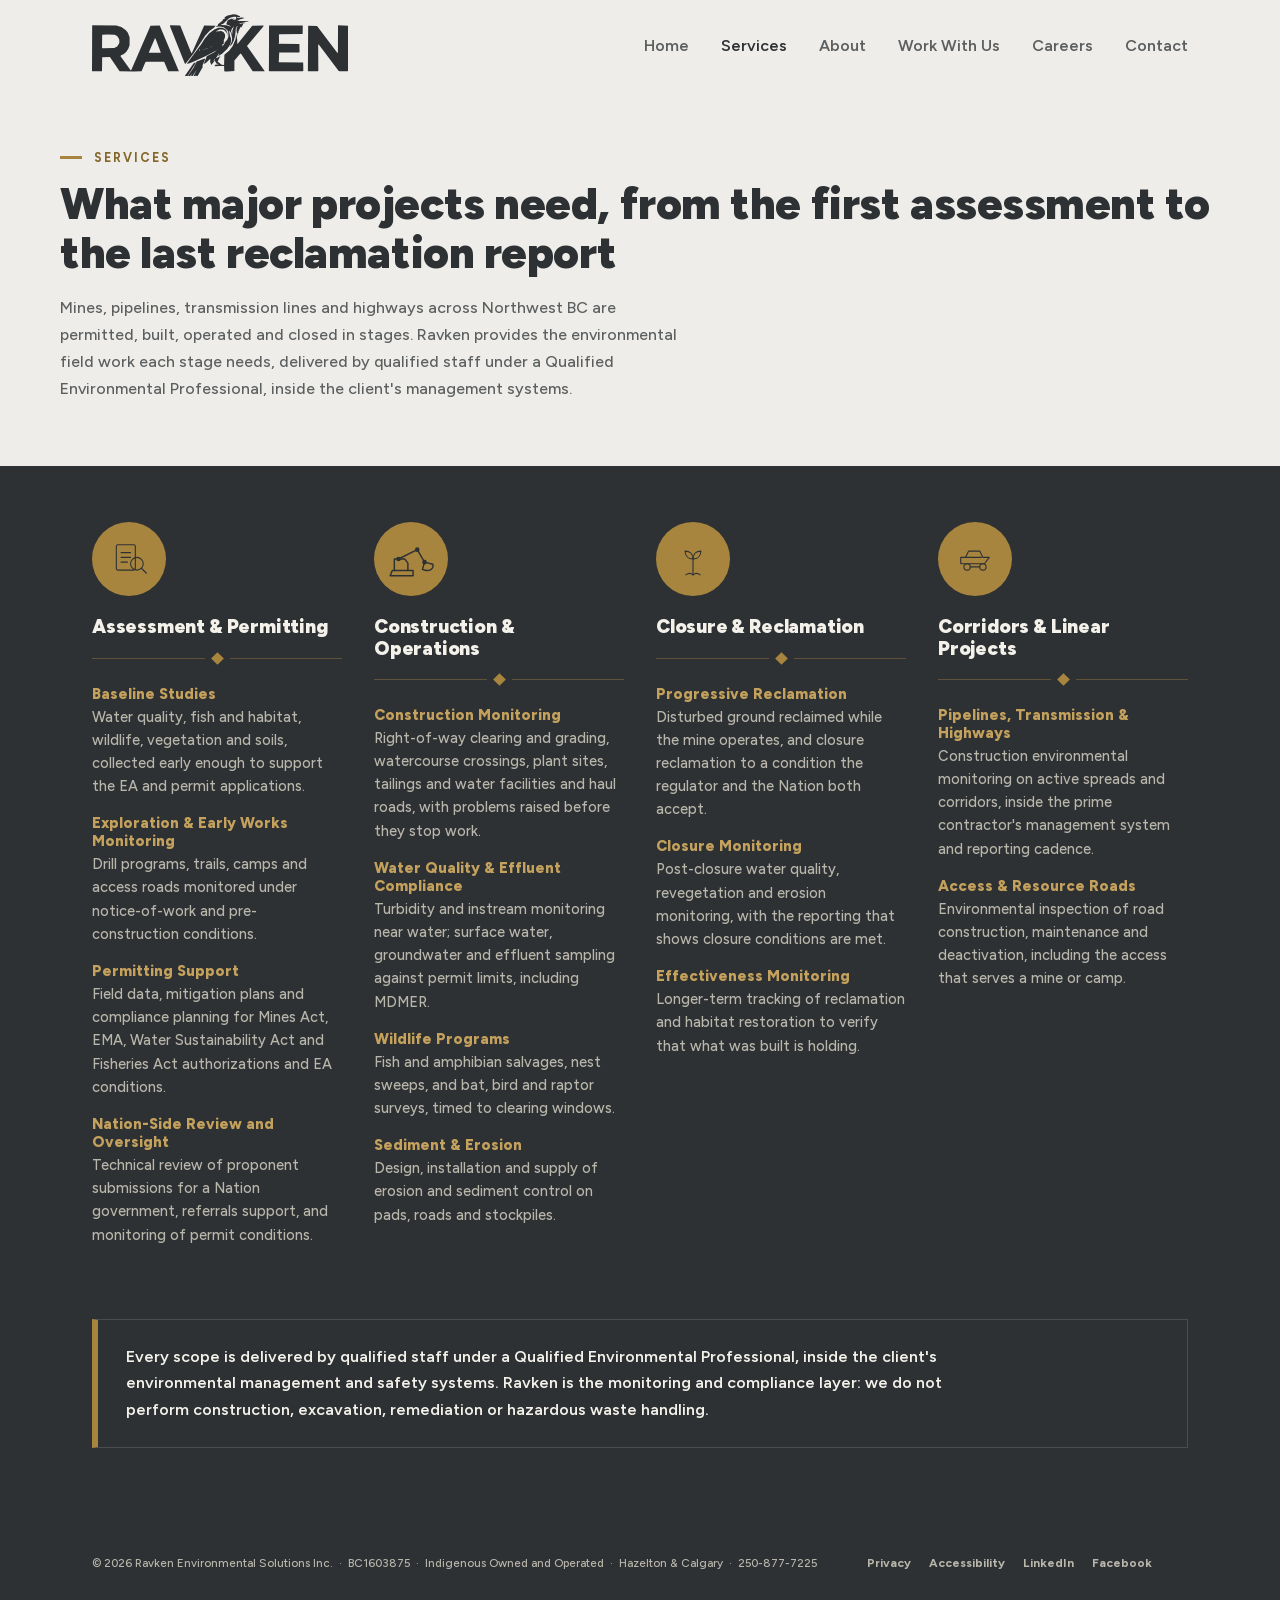
<file: services.html>
<!DOCTYPE html>
<html lang="en-CA">
<head>
<meta charset="UTF-8">
<meta name="viewport" content="width=device-width, initial-scale=1.0">
<title>Services | Ravken Environmental Solutions</title>
<meta name="description" content="Environmental services for Northwest BC mines, pipelines, transmission lines and highways: assessment, permitting, monitoring, water quality and reclamation.">
<link rel="canonical" href="https://ravken.ca/services.html">
<meta property="og:type" content="website">
<meta property="og:site_name" content="Ravken Environmental Solutions">
<meta property="og:locale" content="en_CA">
<meta property="og:url" content="https://ravken.ca/services.html">
<meta property="og:title" content="Services | Ravken Environmental Solutions">
<meta property="og:description" content="Environmental services for Northwest BC mines, pipelines, transmission lines and highways: assessment, permitting, monitoring, water quality and reclamation.">
<meta property="og:image" content="https://ravken.ca/photos/og-ravken.jpg">
<meta property="og:image:width" content="1200">
<meta property="og:image:height" content="630">
<meta property="og:image:alt" content="The Seven Sisters peaks along the Skeena River, Northwest British Columbia">
<meta name="twitter:card" content="summary_large_image">
<meta name="twitter:title" content="Services | Ravken Environmental Solutions">
<meta name="twitter:description" content="Environmental services for Northwest BC mines, pipelines, transmission lines and highways: assessment, permitting, monitoring, water quality and reclamation.">
<meta name="twitter:image" content="https://ravken.ca/photos/og-ravken.jpg">
<meta name="twitter:image:alt" content="The Seven Sisters peaks along the Skeena River, Northwest British Columbia">
<meta name="theme-color" content="#2E3133">
<meta http-equiv="Content-Security-Policy" content="default-src 'self'; script-src 'self'; style-src 'self' 'unsafe-inline'; img-src 'self' data:; font-src 'self'; connect-src 'self' https://formspree.io; form-action 'self' https://formspree.io; object-src 'none'; base-uri 'self'">
<script type="application/ld+json">
{
  "@context": "https://schema.org",
  "@graph": [
    {
      "@type": [
        "Organization",
        "LocalBusiness"
      ],
      "@id": "https://ravken.ca/#organization",
      "name": "Ravken Environmental Solutions",
      "legalName": "Ravken Environmental Solutions Inc.",
      "url": "https://ravken.ca/",
      "logo": {
        "@type": "ImageObject",
        "url": "https://ravken.ca/Branding/ravken-navmark.png",
        "width": 935,
        "height": 230
      },
      "image": "https://ravken.ca/photos/og-ravken.jpg",
      "email": "info@ravken.ca",
      "telephone": "+1-250-877-7225",
      "foundingDate": "2026-08-13",
      "sameAs": ["https://www.linkedin.com/company/ravken/", "https://www.facebook.com/profile.php?id=61594526968359"],
      "founder": {
        "@type": "Person",
        "name": "Chaz Ware",
        "jobTitle": "Founder & Chief Executive Officer"
      },
      "address": {
        "@type": "PostalAddress",
        "addressLocality": "Hazelton",
        "addressRegion": "BC",
        "addressCountry": "CA"
      },
      "areaServed": {
        "@type": "AdministrativeArea",
        "name": "Northwest British Columbia"
      },
      "knowsAbout": [
        "Environmental assessment",
        "Environmental permitting",
        "Construction environmental monitoring",
        "Wildlife programs",
        "Erosion and sediment control",
        "Reclamation"
      ],
      "contactPoint": {
        "@type": "ContactPoint",
        "contactType": "sales",
        "email": "info@ravken.ca",
        "telephone": "+1-250-877-7225",
        "areaServed": "CA",
        "availableLanguage": "English"
      }
    },
    {
      "@type": "BreadcrumbList",
      "itemListElement": [
        {
          "@type": "ListItem",
          "position": 1,
          "name": "Home",
          "item": "https://ravken.ca/"
        },
        {
          "@type": "ListItem",
          "position": 2,
          "name": "Services",
          "item": "https://ravken.ca/services.html"
        }
      ]
    },
    {
      "@type": "WebPage",
      "url": "https://ravken.ca/services.html",
      "name": "Services | Ravken Environmental Solutions",
      "description": "Environmental services for Northwest BC mines, pipelines, transmission lines and highways: assessment, permitting, monitoring, water quality and reclamation.",
      "isPartOf": {
        "@id": "https://ravken.ca/#website"
      },
      "about": {
        "@id": "https://ravken.ca/#organization"
      },
      "inLanguage": "en-CA"
    }
  ]
}
</script>
<link rel="icon" href="favicon.ico" sizes="any">
<link rel="apple-touch-icon" href="apple-touch-icon.png">
<link rel="preload" href="fonts/figtree-latin.woff2" as="font" type="font/woff2" crossorigin>
<link rel="stylesheet" href="styles.css">
<noscript><style>.reveal{opacity:1;transform:none}</style></noscript>
</head>
<body>

<header id="siteHeader">
  <nav aria-label="Main">
    <div class="logotype"><a href="index.html"><img src="Branding/ravken-navmark.svg" alt="Ravken Environmental Solutions" width="906" height="219"></a></div>
    <button class="nav-toggle" id="navToggle" type="button" aria-expanded="false" aria-controls="navlinks" aria-label="Open menu">
      <svg class="ic-open" viewBox="0 0 24 24" aria-hidden="true"><path d="M4 7h16M4 12h16M4 17h16"/></svg>
      <svg class="ic-close" viewBox="0 0 24 24" aria-hidden="true"><path d="M6 6l12 12M18 6L6 18"/></svg>
      <span class="sr-only">Menu</span>
    </button>
    <div class="navlinks" id="navlinks">
      <a href="index.html">Home</a>
      <a href="services.html" class="active" aria-current="page">Services</a>
      <a href="about.html">About</a>
      <a href="work-with-us.html">Work With Us</a>
      <a href="careers.html">Careers</a>
      <a href="contact.html">Contact</a>
    </div>
  </nav>
</header>

<section class="page-head wrap">
  <span class="eyebrow">Services</span>
  <h1>What major projects need, from the first assessment to the last reclamation report</h1>
  <p>Mines, pipelines, transmission lines and highways across Northwest BC are permitted, built, operated and closed in stages. Ravken provides the environmental field work each stage needs, delivered by qualified staff under a Qualified Environmental Professional, inside the client's management systems.</p>
</section>

<section class="section-pad on-dark eco" style="padding-top:56px;">
  <div class="wrap">
    <div class="phases reveal">
      <div class="phase">
        <div class="icon-chip">
          <svg class="icon" viewBox="0 0 48 48">
            <rect x="8" y="6" width="24" height="32" rx="2"/>
            <path d="M14 16h12M14 22h12M14 28h8"/>
            <circle cx="34" cy="30" r="8"/>
            <path d="M40 36l6 6"/>
          </svg>
        </div>
        <h2>Assessment &amp; Permitting</h2>
        <div class="eco-node"><span class="eco-line"></span><span class="eco-dot"></span><span class="eco-line"></span></div>
        <div class="svc"><b>Baseline Studies</b><span>Water quality, fish and habitat, wildlife, vegetation and soils, collected early enough to support the EA and permit applications.</span></div>
        <div class="svc"><b>Exploration &amp; Early Works Monitoring</b><span>Drill programs, trails, camps and access roads monitored under notice-of-work and pre-construction conditions.</span></div>
        <div class="svc"><b>Permitting Support</b><span>Field data, mitigation plans and compliance planning for Mines Act, EMA, Water Sustainability Act and Fisheries Act authorizations and EA conditions.</span></div>
        <div class="svc"><b>Nation-Side Review and Oversight</b><span>Technical review of proponent submissions for a Nation government, referrals support, and monitoring of permit conditions.</span></div>
      </div>
      <div class="phase">
        <div class="icon-chip">
          <svg class="icon" viewBox="0 0 48 48" style="width:50px;height:50px;">
            <path d="M4 40 L26 40 L26 35 L6 35 Z"/>
            <path d="M8 35 L8 24 L18 24 L21 28 L21 35"/>
            <path d="M12 24 L30 15"/>
            <path d="M30 15 L37 27"/>
            <circle cx="12" cy="24" r="1.5" fill="#2E3133"/>
            <circle cx="30" cy="15" r="1.5" fill="#2E3133"/>
            <circle cx="37" cy="27" r="1.5" fill="#2E3133"/>
            <path d="M37 27 L45 29 C46 33 42 37 35 34 Z"/>
          </svg>
        </div>
        <h2>Construction &amp; Operations</h2>
        <div class="eco-node"><span class="eco-line"></span><span class="eco-dot"></span><span class="eco-line"></span></div>
        <div class="svc"><b>Construction Monitoring</b><span>Right-of-way clearing and grading, watercourse crossings, plant sites, tailings and water facilities and haul roads, with problems raised before they stop work.</span></div>
        <div class="svc"><b>Water Quality &amp; Effluent Compliance</b><span>Turbidity and instream monitoring near water; surface water, groundwater and effluent sampling against permit limits, including MDMER.</span></div>
        <div class="svc"><b>Wildlife Programs</b><span>Fish and amphibian salvages, nest sweeps, and bat, bird and raptor surveys, timed to clearing windows.</span></div>
        <div class="svc"><b>Sediment &amp; Erosion</b><span>Design, installation and supply of erosion and sediment control on pads, roads and stockpiles.</span></div>
      </div>
      <div class="phase">
        <div class="icon-chip">
          <svg class="icon" viewBox="0 0 48 48">
            <path d="M24 44V24"/>
            <path d="M24 24c-6 0-10-4-10-10 6 0 10 4 10 10z"/>
            <path d="M24 24c6 0 10-4 10-10-6 0-10 4-10 10z"/>
            <path d="M15 44c3-2.5 6-2.5 9 0M33 44c-3-2.5-6-2.5-9 0"/>
          </svg>
        </div>
        <h2>Closure &amp; Reclamation</h2>
        <div class="eco-node"><span class="eco-line"></span><span class="eco-dot"></span><span class="eco-line"></span></div>
        <div class="svc"><b>Progressive Reclamation</b><span>Disturbed ground reclaimed while the mine operates, and closure reclamation to a condition the regulator and the Nation both accept.</span></div>
        <div class="svc"><b>Closure Monitoring</b><span>Post-closure water quality, revegetation and erosion monitoring, with the reporting that shows closure conditions are met.</span></div>
        <div class="svc"><b>Effectiveness Monitoring</b><span>Longer-term tracking of reclamation and habitat restoration to verify that what was built is holding.</span></div>
      </div>
      <div class="phase">
        <div class="icon-chip">
          <svg class="icon" viewBox="0 0 48 48">
            <path d="M6 30h30l6-8h-8l-4-8H16l-4 8H6z"/>
            <path d="M12 22h20"/>
            <circle cx="14" cy="34" r="4"/>
            <circle cx="34" cy="34" r="4"/>
            <path d="M18 34h12"/>
          </svg>
        </div>
        <h2>Corridors &amp; Linear Projects</h2>
        <div class="eco-node"><span class="eco-line"></span><span class="eco-dot"></span><span class="eco-line"></span></div>
        <div class="svc"><b>Pipelines, Transmission &amp; Highways</b><span>Construction environmental monitoring on active spreads and corridors, inside the prime contractor's management system and reporting cadence.</span></div>
        <div class="svc"><b>Access &amp; Resource Roads</b><span>Environmental inspection of road construction, maintenance and deactivation, including the access that serves a mine or camp.</span></div>
      </div>
    </div>
    <div class="svc-strip reveal">
      <p>Every scope is delivered by qualified staff under a Qualified Environmental Professional, inside the client's environmental management and safety systems. Ravken is the monitoring and compliance layer: we do not perform construction, excavation, remediation or hazardous waste handling.</p>
    </div>
  </div>
</section>

<footer>
  <div class="wrap">
    <small>© 2026 Ravken Environmental Solutions Inc. &nbsp;·&nbsp; BC1603875 &nbsp;·&nbsp; Indigenous Owned and Operated &nbsp;·&nbsp; Hazelton &amp; Calgary &nbsp;·&nbsp; <a href="tel:+12508777225">250-877-7225</a></small>
    <nav class="footer-links" aria-label="Legal and social"><a href="privacy.html">Privacy</a><a href="accessibility.html">Accessibility</a><a href="https://www.linkedin.com/company/ravken/" target="_blank" rel="noopener noreferrer">LinkedIn</a><a href="https://www.facebook.com/profile.php?id=61594526968359" target="_blank" rel="noopener noreferrer">Facebook</a></nav>
  </div>
</footer>

<script src="script.js"></script>
</body>
</html>
</file>
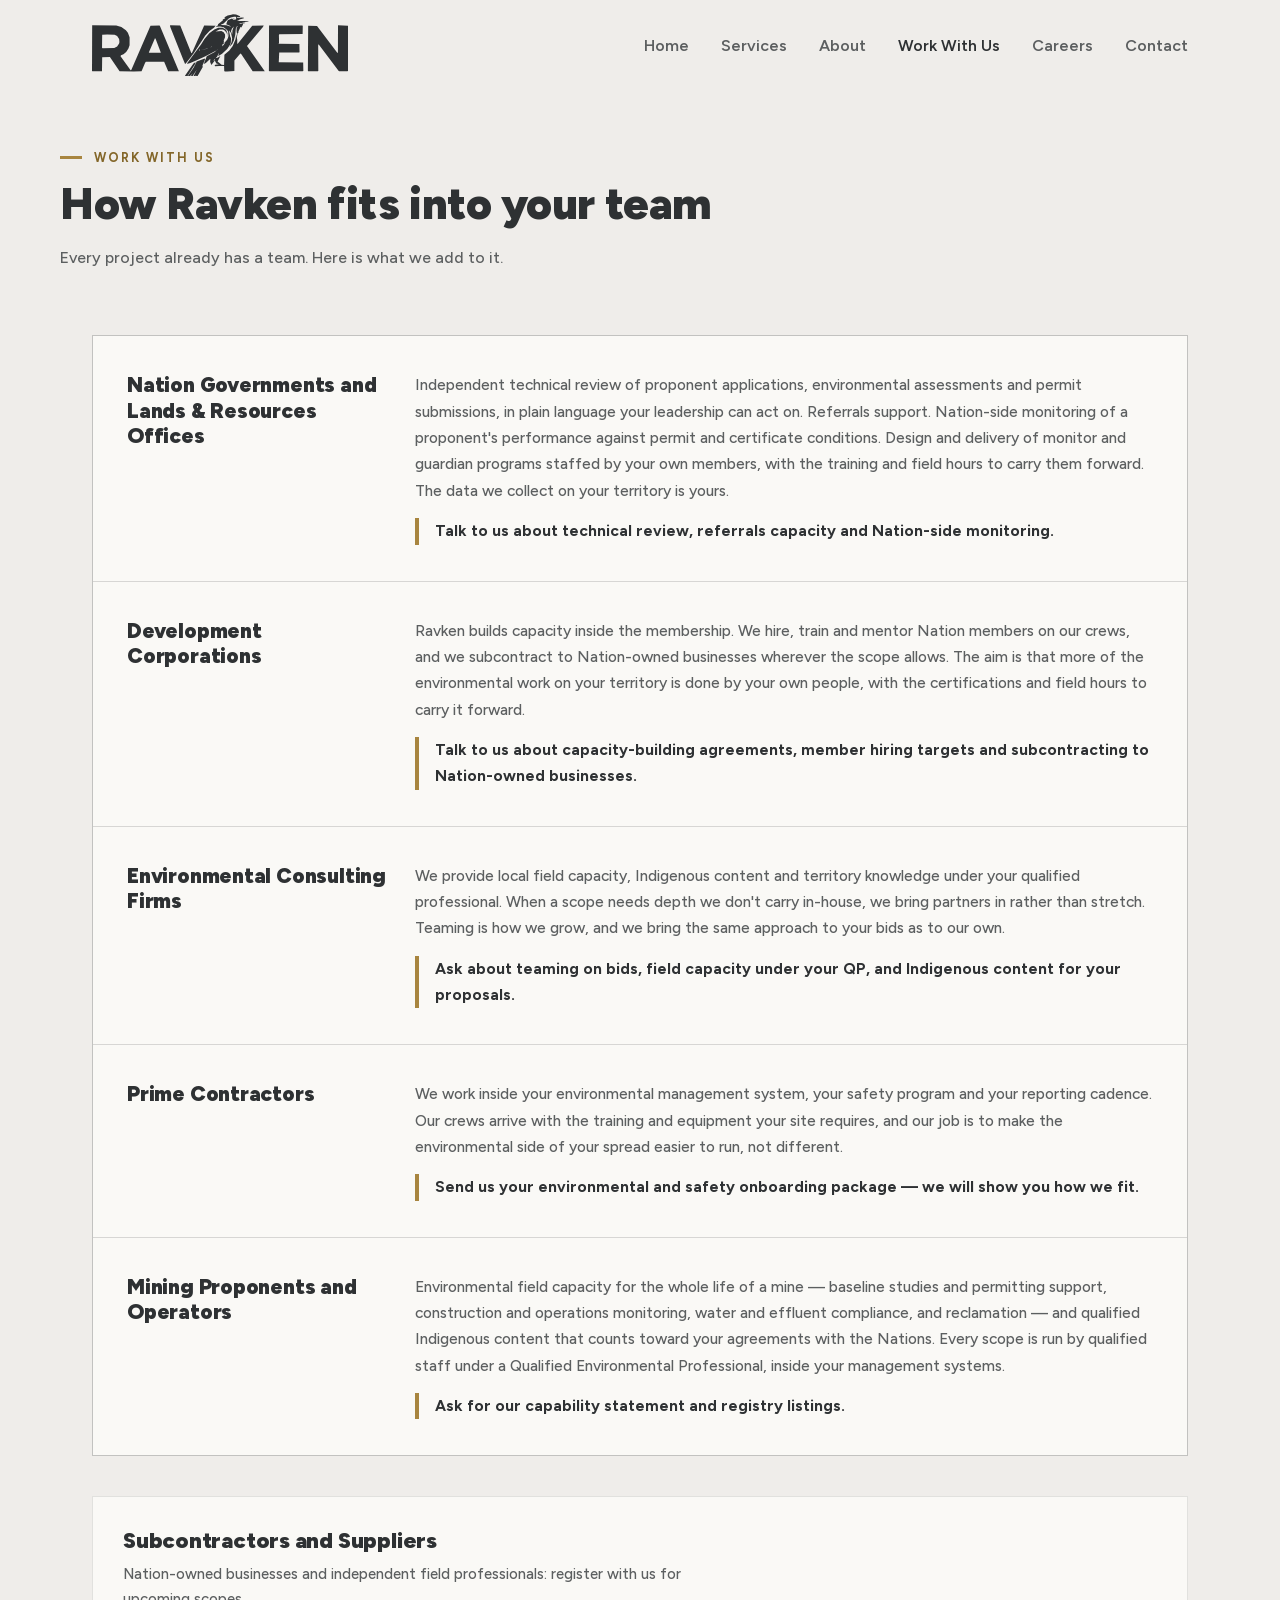
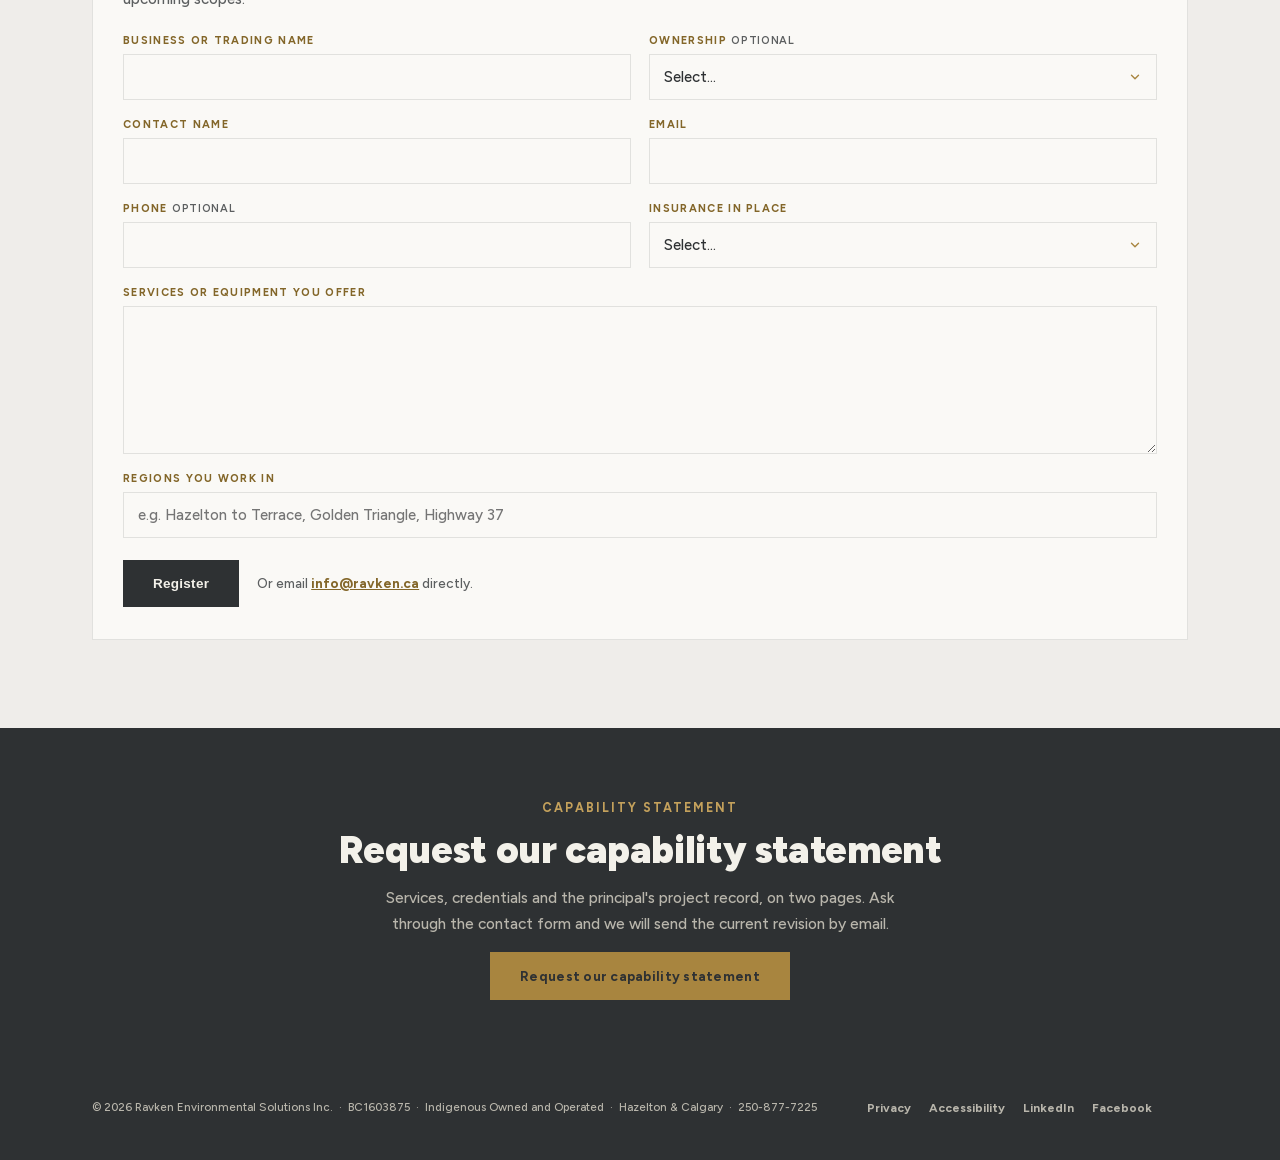
<file: work-with-us.html>
<!DOCTYPE html>
<html lang="en-CA">
<head>
<meta charset="UTF-8">
<meta name="viewport" content="width=device-width, initial-scale=1.0">
<title>Work With Us | Ravken Environmental Solutions</title>
<meta name="description" content="How Ravken fits your team: review and monitoring for Nation governments, capacity for dev corps, field support for consultants, Indigenous content for primes.">
<link rel="canonical" href="https://ravken.ca/work-with-us.html">
<meta property="og:type" content="website">
<meta property="og:site_name" content="Ravken Environmental Solutions">
<meta property="og:locale" content="en_CA">
<meta property="og:url" content="https://ravken.ca/work-with-us.html">
<meta property="og:title" content="Work With Us | Ravken Environmental Solutions">
<meta property="og:description" content="How Ravken fits your team: review and monitoring for Nation governments, capacity for dev corps, field support for consultants, Indigenous content for primes.">
<meta property="og:image" content="https://ravken.ca/photos/og-ravken.jpg">
<meta property="og:image:width" content="1200">
<meta property="og:image:height" content="630">
<meta property="og:image:alt" content="The Seven Sisters peaks along the Skeena River, Northwest British Columbia">
<meta name="twitter:card" content="summary_large_image">
<meta name="twitter:title" content="Work With Us | Ravken Environmental Solutions">
<meta name="twitter:description" content="How Ravken fits your team: review and monitoring for Nation governments, capacity for dev corps, field support for consultants, Indigenous content for primes.">
<meta name="twitter:image" content="https://ravken.ca/photos/og-ravken.jpg">
<meta name="twitter:image:alt" content="The Seven Sisters peaks along the Skeena River, Northwest British Columbia">
<meta name="theme-color" content="#2E3133">
<meta http-equiv="Content-Security-Policy" content="default-src 'self'; script-src 'self'; style-src 'self' 'unsafe-inline'; img-src 'self' data:; font-src 'self'; connect-src 'self' https://formspree.io; form-action 'self' https://formspree.io; object-src 'none'; base-uri 'self'">
<script type="application/ld+json">
{
  "@context": "https://schema.org",
  "@graph": [
    {
      "@type": [
        "Organization",
        "LocalBusiness"
      ],
      "@id": "https://ravken.ca/#organization",
      "name": "Ravken Environmental Solutions",
      "legalName": "Ravken Environmental Solutions Inc.",
      "url": "https://ravken.ca/",
      "logo": {
        "@type": "ImageObject",
        "url": "https://ravken.ca/Branding/ravken-navmark.png",
        "width": 935,
        "height": 230
      },
      "image": "https://ravken.ca/photos/og-ravken.jpg",
      "email": "info@ravken.ca",
      "telephone": "+1-250-877-7225",
      "foundingDate": "2026-08-13",
      "sameAs": ["https://www.linkedin.com/company/ravken/", "https://www.facebook.com/profile.php?id=61594526968359"],
      "founder": {
        "@type": "Person",
        "name": "Chaz Ware",
        "jobTitle": "Founder & Chief Executive Officer"
      },
      "address": {
        "@type": "PostalAddress",
        "addressLocality": "Hazelton",
        "addressRegion": "BC",
        "addressCountry": "CA"
      },
      "areaServed": {
        "@type": "AdministrativeArea",
        "name": "Northwest British Columbia"
      },
      "knowsAbout": [
        "Environmental assessment",
        "Environmental permitting",
        "Construction environmental monitoring",
        "Wildlife programs",
        "Erosion and sediment control",
        "Reclamation"
      ],
      "contactPoint": {
        "@type": "ContactPoint",
        "contactType": "sales",
        "email": "info@ravken.ca",
        "telephone": "+1-250-877-7225",
        "areaServed": "CA",
        "availableLanguage": "English"
      }
    },
    {
      "@type": "BreadcrumbList",
      "itemListElement": [
        {
          "@type": "ListItem",
          "position": 1,
          "name": "Home",
          "item": "https://ravken.ca/"
        },
        {
          "@type": "ListItem",
          "position": 2,
          "name": "Work With Us",
          "item": "https://ravken.ca/work-with-us.html"
        }
      ]
    },
    {
      "@type": "WebPage",
      "url": "https://ravken.ca/work-with-us.html",
      "name": "Work With Us | Ravken Environmental Solutions",
      "description": "How Ravken fits your team: review and monitoring for Nation governments, capacity for dev corps, field support for consultants, Indigenous content for primes.",
      "isPartOf": {
        "@id": "https://ravken.ca/#website"
      },
      "about": {
        "@id": "https://ravken.ca/#organization"
      },
      "inLanguage": "en-CA"
    }
  ]
}
</script>
<link rel="icon" href="favicon.ico" sizes="any">
<link rel="apple-touch-icon" href="apple-touch-icon.png">
<link rel="preload" href="fonts/figtree-latin.woff2" as="font" type="font/woff2" crossorigin>
<link rel="stylesheet" href="styles.css">
<noscript><style>.reveal{opacity:1;transform:none}</style></noscript>
</head>
<body>

<header id="siteHeader">
  <nav aria-label="Main">
    <div class="logotype"><a href="index.html"><img src="Branding/ravken-navmark.svg" alt="Ravken Environmental Solutions" width="906" height="219"></a></div>
    <button class="nav-toggle" id="navToggle" type="button" aria-expanded="false" aria-controls="navlinks" aria-label="Open menu">
      <svg class="ic-open" viewBox="0 0 24 24" aria-hidden="true"><path d="M4 7h16M4 12h16M4 17h16"/></svg>
      <svg class="ic-close" viewBox="0 0 24 24" aria-hidden="true"><path d="M6 6l12 12M18 6L6 18"/></svg>
      <span class="sr-only">Menu</span>
    </button>
    <div class="navlinks" id="navlinks">
      <a href="index.html">Home</a>
      <a href="services.html">Services</a>
      <a href="about.html">About</a>
      <a href="work-with-us.html" class="active" aria-current="page">Work With Us</a>
      <a href="careers.html">Careers</a>
      <a href="contact.html">Contact</a>
    </div>
  </nav>
</header>

<section class="page-head wrap">
  <span class="eyebrow">Work With Us</span>
  <h1>How Ravken fits into your team</h1>
  <p>Every project already has a team. Here is what we add to it.</p>
</section>

<section class="section-pad" style="padding-top:0;">
  <div class="wrap">
    <div class="fit-list reveal">
      <div class="fit-block" id="governments">
        <h2>Nation Governments and Lands &amp; Resources Offices</h2>
        <div>
          <p>Independent technical review of proponent applications, environmental assessments and permit submissions, in plain language your leadership can act on. Referrals support. Nation-side monitoring of a proponent's performance against permit and certificate conditions. Design and delivery of monitor and guardian programs staffed by your own members, with the training and field hours to carry them forward. The data we collect on your territory is yours.</p>
          <p class="ask">Talk to us about technical review, referrals capacity and Nation-side monitoring.</p>
        </div>
      </div>
      <div class="fit-block" id="nations">
        <h2>Development Corporations</h2>
        <div>
          <p>Ravken builds capacity inside the membership. We hire, train and mentor Nation members on our crews, and we subcontract to Nation-owned businesses wherever the scope allows. The aim is that more of the environmental work on your territory is done by your own people, with the certifications and field hours to carry it forward.</p>
          <p class="ask">Talk to us about capacity-building agreements, member hiring targets and subcontracting to Nation-owned businesses.</p>
        </div>
      </div>
      <div class="fit-block" id="consultants">
        <h2>Environmental Consulting Firms</h2>
        <div>
          <p>We provide local field capacity, Indigenous content and territory knowledge under your qualified professional. When a scope needs depth we don't carry in-house, we bring partners in rather than stretch. Teaming is how we grow, and we bring the same approach to your bids as to our own.</p>
          <p class="ask">Ask about teaming on bids, field capacity under your QP, and Indigenous content for your proposals.</p>
        </div>
      </div>
      <div class="fit-block" id="primes">
        <h2>Prime Contractors</h2>
        <div>
          <p>We work inside your environmental management system, your safety program and your reporting cadence. Our crews arrive with the training and equipment your site requires, and our job is to make the environmental side of your spread easier to run, not different.</p>
          <p class="ask">Send us your environmental and safety onboarding package — we will show you how we fit.</p>
        </div>
      </div>
      <div class="fit-block" id="proponents">
        <h2>Mining Proponents and Operators</h2>
        <div>
          <p>Environmental field capacity for the whole life of a mine — baseline studies and permitting support, construction and operations monitoring, water and effluent compliance, and reclamation — and qualified Indigenous content that counts toward your agreements with the Nations. Every scope is run by qualified staff under a Qualified Environmental Professional, inside your management systems.</p>
          <p class="ask">Ask for our capability statement and registry listings.</p>
        </div>
      </div>
    </div>

    <div class="form-block reveal" id="register">
      <h2>Subcontractors and Suppliers</h2>
      <p>Nation-owned businesses and independent field professionals: register with us for upcoming scopes.</p>
      <form class="contact-form" id="subForm" data-form="subcontractor" data-success="Thank you — your registration has been received. We will be in touch when a scope matches what you offer." novalidate>
        <div class="cf-row">
        <label class="cf-field">
          <span class="cf-label">Business or trading name</span>
          <input type="text" name="business" autocomplete="organization" required>
        </label>
        <label class="cf-field">
          <span class="cf-label">Ownership <span class="cf-opt">optional</span></span>
          <select name="ownership">
            <option value="">Select…</option>
            <option value="Nation-owned business">Nation-owned business</option>
            <option value="Indigenous-owned business">Indigenous-owned business</option>
            <option value="Independent field professional">Independent field professional</option>
            <option value="Other">Other</option>
          </select>
        </label>
        </div>
        <div class="cf-row">
        <label class="cf-field">
          <span class="cf-label">Contact name</span>
          <input type="text" name="name" autocomplete="name" required>
        </label>
        <label class="cf-field">
          <span class="cf-label">Email</span>
          <input type="email" name="email" autocomplete="email" required>
        </label>
        </div>
        <div class="cf-row">
        <label class="cf-field">
          <span class="cf-label">Phone <span class="cf-opt">optional</span></span>
          <input type="tel" name="phone" autocomplete="tel">
        </label>
        <label class="cf-field">
          <span class="cf-label">Insurance in place</span>
          <select name="insurance" required>
            <option value="">Select…</option>
            <option value="Yes">Yes</option>
            <option value="No">No</option>
            <option value="In progress">In progress</option>
          </select>
        </label>
        </div>
        <label class="cf-field">
          <span class="cf-label">Services or equipment you offer</span>
          <textarea name="services" rows="5" required></textarea>
        </label>
        <label class="cf-field">
          <span class="cf-label">Regions you work in</span>
          <input type="text" name="regions" required placeholder="e.g. Hazelton to Terrace, Golden Triangle, Highway 37">
        </label>
        <input type="hidden" name="form" value="subcontractor">
        <input type="hidden" name="_subject" value="Subcontractor / supplier registration — ravken.ca">
        <input type="text" name="_gotcha" class="cf-hp" tabindex="-1" autocomplete="off" aria-hidden="true">
        <div class="cf-actions">
          <button type="submit" class="btn btn-solid">Register</button>
          <p class="cf-fallback">Or email <a href="mailto:info@ravken.ca">info@ravken.ca</a> directly.</p>
        </div>
        <p class="cf-status" role="status" aria-live="polite"></p>
      </form>
    </div>
  </div>
</section>

<section class="cta-band on-dark reveal">
  <div class="wrap">
    <span class="eyebrow">Capability Statement</span>
    <h2>Request our capability statement</h2>
    <p>Services, credentials and the principal's project record, on two pages. Ask through the contact form and we will send the current revision by email.</p>
    <a href="contact.html#capability" class="btn btn-solid">Request our capability statement</a>
  </div>
</section>

<footer>
  <div class="wrap">
    <small>© 2026 Ravken Environmental Solutions Inc. &nbsp;·&nbsp; BC1603875 &nbsp;·&nbsp; Indigenous Owned and Operated &nbsp;·&nbsp; Hazelton &amp; Calgary &nbsp;·&nbsp; <a href="tel:+12508777225">250-877-7225</a></small>
    <nav class="footer-links" aria-label="Legal and social"><a href="privacy.html">Privacy</a><a href="accessibility.html">Accessibility</a><a href="https://www.linkedin.com/company/ravken/" target="_blank" rel="noopener noreferrer">LinkedIn</a><a href="https://www.facebook.com/profile.php?id=61594526968359" target="_blank" rel="noopener noreferrer">Facebook</a></nav>
  </div>
</footer>

<script src="script.js"></script>
</body>
</html>
</file>
<file: styles.css>
/* Figtree — self-hosted variable font (SIL OFL). See fonts/OFL.txt.
   One file per subset covers every weight from 400 to 900. */
@font-face{
  font-family:'Figtree';
  font-style:normal;
  font-weight:400 900;
  font-display:swap;
  src:url('fonts/figtree-latin.woff2') format('woff2');
  unicode-range:U+0000-00FF,U+0131,U+0152-0153,U+02BB-02BC,U+02C6,U+02DA,U+02DC,U+0304,U+0308,U+0329,U+2000-206F,U+20AC,U+2122,U+2191,U+2193,U+2212,U+2215,U+FEFF,U+FFFD;
}
@font-face{
  font-family:'Figtree';
  font-style:normal;
  font-weight:400 900;
  font-display:swap;
  src:url('fonts/figtree-latin-ext.woff2') format('woff2');
  unicode-range:U+0100-02BA,U+02BD-02C5,U+02C7-02CC,U+02CE-02D7,U+02DD-02FF,U+0304,U+0308,U+0329,U+1D00-1DBF,U+1E00-1E9F,U+1EF2-1EFF,U+2020,U+20A0-20AB,U+20AD-20C0,U+2113,U+2C60-2C7F,U+A720-A7FF;
}

:root{
  --charcoal:#2E3133;
  --charcoal-2:#252829;
  --gold:#A8853F;
  --gold-bright:#c4a15c;
  /* darker golds for TEXT on the light grounds — same hue, enough contrast
     for WCAG AA (gold-text ≥ 4.5:1 for small text, gold-large ≥ 3:1 for headline text) */
  --gold-text:#836629;
  --gold-large:#9c7b3a;
  --ground:#EFEDEA;
  --ground-2:#e5e2db;
  --ink:#2E3133;
  --ink-dim:#5c5f60;
  --paper:#faf9f6;
  --on-dark:#f3f1ea;
  --on-dark-dim:#b9b6ac;
  --line:rgba(46,49,51,0.12);
  --line-dark:rgba(243,241,234,0.14);
  --max:1160px;
}
*{box-sizing:border-box;margin:0;padding:0;}
html{scroll-behavior:smooth;}
body{
  background:var(--ground);
  color:var(--ink);
  font-family:'Figtree',sans-serif;
  -webkit-font-smoothing:antialiased;
  overflow-x:hidden;
}
@media (prefers-reduced-motion: reduce){
  html{scroll-behavior:auto;}
  *{animation-duration:0.01ms !important; animation-iteration-count:1 !important; transition-duration:0.01ms !important;}
}
h1,h2,h3,h4,h5,h6{font-family:'Figtree',sans-serif;font-weight:900;line-height:1.12;letter-spacing:-0.01em;}
a{color:inherit;text-decoration:none;}
img{max-width:100%;display:block;}
.wrap{max-width:var(--max);margin:0 auto;padding:0 32px;}
section{position:relative;}
a:focus-visible, button:focus-visible{outline:2px solid var(--gold);outline-offset:3px;}

.eyebrow{
  font-size:12.5px;font-weight:700;letter-spacing:0.16em;text-transform:uppercase;color:var(--gold-text);
  display:flex;align-items:center;gap:12px;
}
.eyebrow::before{content:"";width:22px;height:3px;background:var(--gold);display:inline-block;}
.on-dark .eyebrow{color:var(--gold-bright);}

/* ---------- ICONS ---------- */
.icon{width:28px;height:28px;stroke:var(--gold);fill:none;stroke-width:1.6;stroke-linecap:round;stroke-linejoin:round;display:block;margin-bottom:14px;}
.icon-sm{width:22px;height:22px;margin-bottom:10px;}
.on-dark .icon{stroke:var(--gold-bright);}
.work-card.center .icon{stroke:var(--charcoal);}
.work-card .icon{stroke:var(--gold-bright);}

/* signature gold spine, echoes the business-card edge bar */
.spine{border-left:6px solid var(--gold);padding-left:26px;}
@media (max-width:600px){ .spine{border-left-width:4px;padding-left:18px;} }

/* ---------- NAV ---------- */
header{
  position:fixed;top:0;left:0;right:0;z-index:100;
  background:rgba(239,237,234,0.86);
  backdrop-filter:blur(10px);
  border-bottom:1px solid transparent;
  transition:border-color .3s ease, background .3s ease;
}
header.scrolled{border-bottom-color:var(--line);background:rgba(239,237,234,0.97);}
nav{
  max-width:var(--max);margin:0 auto;padding:14px 32px;
  display:flex;align-items:center;justify-content:space-between;
}
.logotype{display:flex;align-items:center;}
.logotype img{height:62px;width:auto;}
@media (max-width:820px){ .logotype img{height:48px;} }
.navlinks{display:flex;gap:32px;font-size:16px;font-weight:600;color:var(--ink-dim);}
.navlinks a{transition:color .2s ease;}
.navlinks a:hover{color:var(--gold);}
.navlinks a.active{color:var(--charcoal);}
.nav-cta{
  font-size:13px;font-weight:700;background:var(--charcoal);color:var(--on-dark);
  padding:10px 20px;transition:background .2s ease;
}
.nav-cta:hover{background:var(--gold);color:var(--charcoal);}
/* mobile menu: the button is hidden on wide screens; below 820px the link
   list becomes a panel under the header, opened by the button (script.js). */
.nav-toggle{display:none;background:none;border:0;padding:8px;margin:-8px;cursor:pointer;color:var(--charcoal);}
.nav-toggle svg{width:26px;height:26px;stroke:currentColor;fill:none;stroke-width:2;stroke-linecap:round;display:block;}
.nav-toggle .ic-close{display:none;}
header.nav-open .nav-toggle .ic-open{display:none;}
header.nav-open .nav-toggle .ic-close{display:block;}
@media (max-width:820px){
  .nav-toggle{display:block;}
  .navlinks{
    display:none;position:absolute;left:0;right:0;top:100%;
    flex-direction:column;gap:0;
    background:var(--paper);border-top:1px solid var(--line);border-bottom:1px solid var(--line);
    padding:8px 0 10px;
  }
  header.nav-open .navlinks{display:flex;}
  .navlinks a{padding:13px 32px;font-size:17px;border-left:4px solid transparent;}
  .navlinks a.active{border-left-color:var(--gold);}
  .navlinks a:hover{background:var(--ground);}
}

/* ---------- HERO (home page only) ---------- */
.hero{
  display:flex;flex-direction:column;justify-content:center;
  padding:44px 0 48px;
}
.hero-inner{max-width:760px;}
.hero-tagline{
  font-size:13px;font-weight:700;letter-spacing:0.14em;text-transform:uppercase;color:var(--gold-text);
  margin-bottom:22px;
}
h1.hero-h{font-size:clamp(30px,4.1vw,46px);color:var(--ink);margin-bottom:22px;}
h1.hero-h em{color:var(--gold-large);font-style:normal;}
.hero-sub{max-width:560px;color:var(--ink-dim);font-size:17px;line-height:1.65;margin-bottom:38px;font-weight:500;}
.hero-ctas{display:flex;gap:14px;flex-wrap:wrap;}

/* ---------- PAGE HEAD (subpages) ---------- */
.page-head{padding:150px 0 64px;}
.page-head h1{font-size:clamp(30px,4vw,44px);margin:14px 0 16px;}
.page-head p{color:var(--ink-dim);font-size:16px;line-height:1.7;font-weight:500;max-width:620px;}

/* ---------- HOME PHOTO BANNER ---------- */
.photo-banner{position:relative;}
.photo-banner picture{display:block;}
.photo-banner img{width:100%;height:clamp(190px,26vw,320px);object-fit:cover;object-position:center 38%;display:block;}
.photo-banner .caption{
  position:absolute;left:0;right:0;bottom:0;padding:14px 32px;
  background:linear-gradient(0deg, rgba(46,49,51,0.72), transparent);
  color:var(--on-dark);font-size:12.5px;font-weight:600;
}
.photo-banner .caption b{color:var(--gold-bright);font-weight:700;}

/* ---------- HOME TEASERS ---------- */
.teaser-grid{display:grid;grid-template-columns:repeat(4,1fr);gap:1px;background:var(--line);border:1px solid var(--line);}
.teaser-card{background:var(--paper);padding:32px 28px;transition:background .2s ease;}
.teaser-card:hover{background:#fff;}
.teaser-card h2{font-size:19px;margin-bottom:10px;}
.teaser-card p{color:var(--ink-dim);font-size:14.5px;line-height:1.6;font-weight:500;margin-bottom:16px;}
.teaser-card .go{font-size:13px;font-weight:700;color:var(--gold-text);display:inline-block;padding:6px 0;}
@media (max-width:1000px){ .teaser-grid{grid-template-columns:repeat(2,1fr);} }
@media (max-width:600px){ .teaser-grid{grid-template-columns:1fr;} }

.btn{
  font-size:13.5px;font-weight:700;letter-spacing:0.02em;
  padding:14px 28px;transition:all .2s ease;border:2px solid var(--charcoal);
}
.btn-solid{background:var(--charcoal);color:var(--on-dark);}
.btn-solid:hover{background:var(--gold);border-color:var(--gold);color:var(--charcoal);}
.btn-ghost{color:var(--charcoal);}
.btn-ghost:hover{background:var(--charcoal);color:var(--on-dark);}
.on-dark .btn{border-color:var(--gold);}
.on-dark .btn-ghost{color:var(--on-dark);border-color:var(--line-dark);}
.on-dark .btn-ghost:hover{background:var(--on-dark);color:var(--charcoal);}
.on-dark .btn-solid{background:var(--gold);color:var(--charcoal);border-color:var(--gold);}
.on-dark .btn-solid:hover{background:var(--gold-bright);border-color:var(--gold-bright);}

/* ---------- HOME CLOSING CTA ---------- */
.cta-band{padding:72px 0;text-align:center;}
.cta-band .eyebrow{justify-content:center;}
.cta-band .eyebrow::before{display:none;}
.cta-band h2{font-size:clamp(26px,3.4vw,38px);margin:14px 0 14px;}
.cta-band p{color:var(--on-dark-dim);max-width:520px;margin:0 auto 28px;font-size:15.5px;line-height:1.7;font-weight:500;}

/* ---------- SECTION HEADERS ---------- */
.sec-head{max-width:600px;margin-bottom:48px;}
.sec-head h2{font-size:clamp(27px,3.3vw,38px);margin:14px 0 14px;}
.sec-head p{color:var(--ink-dim);font-size:16px;line-height:1.7;font-weight:500;}
.on-dark .sec-head p{color:var(--on-dark-dim);}
.section-pad{padding:88px 0;}

/* ---------- DARK PANELS (business-card-back echo) ---------- */
.on-dark{background:var(--charcoal);color:var(--on-dark);}
.on-dark h1, .on-dark h2, .on-dark h3, .on-dark h4{color:var(--on-dark);}
.on-dark p{color:var(--on-dark-dim);}

/* ---------- POSITION / TERRITORY ---------- */
.territory-grid{display:grid;grid-template-columns:1fr 1fr;gap:64px;align-items:start;}
@media (max-width:860px){ .territory-grid{grid-template-columns:1fr;gap:44px;} }
.territory-cols{display:grid;grid-template-columns:1fr;gap:26px;}
.terr-item h4{color:var(--charcoal);font-size:16px;margin-bottom:6px;font-weight:800;}
.terr-item p{color:var(--ink-dim);font-size:14.5px;line-height:1.65;font-weight:500;}

/* territory map */
.territory-map{background:var(--paper);border:1px solid var(--line);padding:20px;}
.map-canvas{position:relative;}
.territory-map svg{width:100%;height:auto;display:block;}
.territory-map path.bc-outline{fill:var(--ground-2);stroke:var(--stone,#9a9488);stroke-width:1;}

/* project pins: one neutral style for every project. Territory is described
   by each Nation, not by this map, so pins are never coloured by Nation. */
.territory-map .pin{cursor:pointer;}
.territory-map .pin path{fill:var(--gold);stroke:var(--paper);stroke-width:1.5;stroke-linejoin:round;transition:transform .15s ease, fill .15s ease;transform-box:fill-box;transform-origin:center;}
.territory-map .pin:hover path{transform:scale(1.25);}
.territory-map .pin.active path{transform:scale(1.25);fill:var(--gold-bright);stroke:var(--charcoal);stroke-width:2;}

/* towns */
.territory-map .town circle{fill:var(--stone,#9a9488);stroke:var(--paper);stroke-width:1;}
.territory-map .town text{font-size:9px;font-weight:700;fill:var(--ink-dim);font-family:'Figtree',sans-serif;}
.territory-map .pin-label{font-size:9px;font-weight:800;font-family:'Figtree',sans-serif;paint-order:stroke;stroke:var(--paper);stroke-width:3px;stroke-linejoin:round;}
.territory-map .pin .pin-label{fill:#8a6c2f;}

.map-legend{display:flex;gap:18px;flex-wrap:wrap;margin-top:14px;font-size:12.5px;font-weight:600;color:var(--ink-dim);}
.legend-item{display:flex;align-items:center;gap:7px;}
.legend-item .dot{width:10px;height:10px;border-radius:50%;display:inline-block;}
.legend-item .dot.project{background:var(--gold);}
.legend-item .dot.town{background:var(--stone,#9a9488);}
.map-caption{font-size:11.5px;color:var(--ink-dim);margin-top:10px;font-weight:500;}
.map-caption a{color:var(--gold-text);text-decoration:underline;text-underline-offset:2px;}
.map-caption a:hover{color:var(--charcoal);}

/* click-to-open popup bubble */
.map-popup{position:absolute;z-index:5;background:var(--charcoal);color:var(--on-dark);padding:12px 14px;max-width:220px;font-size:13px;line-height:1.55;font-weight:500;box-shadow:0 6px 18px rgba(0,0,0,0.25);pointer-events:none;transform:translate(-50%,calc(-100% - 14px));}
.map-popup::after{content:"";position:absolute;left:50%;bottom:-7px;transform:translateX(-50%);border:7px solid transparent;border-top-color:var(--charcoal);}
.map-popup h3{color:var(--on-dark);font-size:13.5px;margin-bottom:4px;font-weight:800;}
.map-popup .terr{color:var(--gold-bright);font-size:11px;font-weight:700;text-transform:uppercase;letter-spacing:0.04em;display:block;margin-bottom:5px;}
.map-popup p{color:var(--on-dark-dim);}

/* nation synopsis */
.nation-synopsis{display:grid;grid-template-columns:1fr 1fr;gap:24px;margin-top:20px;padding-top:20px;border-top:1px solid var(--line);}
.nation-synopsis .ns-item h2{font-size:14.5px;margin-bottom:6px;font-weight:800;}
.nation-synopsis .ns-item p{font-size:13px;color:var(--ink-dim);line-height:1.6;font-weight:500;}
@media (max-width:560px){ .nation-synopsis{grid-template-columns:1fr;} }

/* ownership / regulatory strip */
.ownership-strip{display:grid;grid-template-columns:1fr 1fr;gap:1px;background:var(--line);border:1px solid var(--line);margin-top:56px;}
.ownership-strip .os-item{background:var(--paper);padding:26px 28px;}
.ownership-strip .os-item h3{font-size:15.5px;margin-bottom:8px;font-weight:800;}
.ownership-strip .os-item p{font-size:14px;color:var(--ink-dim);line-height:1.6;font-weight:500;}
@media (max-width:700px){ .ownership-strip{grid-template-columns:1fr;} }

/* founder card styled after the actual business-card back */
.founder-card{background:var(--charcoal);color:var(--on-dark);padding:36px 34px;position:relative;overflow:hidden;}
.founder-card::before{content:"";position:absolute;top:0;left:0;bottom:0;width:6px;background:var(--gold);}
.founder-top{display:block;}
.founder-card .role{font-size:13px;font-weight:700;letter-spacing:0.06em;color:var(--gold-bright);text-transform:uppercase;display:block;margin-bottom:6px;}
.founder-card h2{font-size:24px;margin-bottom:3px;color:var(--on-dark);}
.post-nom{font-size:14px;font-weight:600;color:var(--gold-bright);}
.founder-card .cred{font-size:13.5px;font-weight:600;color:var(--on-dark-dim);display:block;}
.founder-card .cred + .cred{margin-top:3px;font-size:12.5px;opacity:.8;}
.founder-card p.bio{color:var(--on-dark-dim);font-size:15px;line-height:1.7;margin:18px 0 22px;font-weight:500;}
.founder-card .statement{margin:18px 0 22px;}
.founder-card .statement p{color:var(--on-dark-dim);font-size:15px;line-height:1.7;font-weight:500;margin-bottom:14px;}
.founder-card .statement p:last-child{margin-bottom:0;}
.founder-card .sig{margin-bottom:20px;}
.founder-card .sig .name{display:block;color:var(--on-dark);font-size:16px;font-weight:800;}
.founder-card .sig .sub{display:block;color:var(--gold-bright);font-size:13px;font-weight:700;margin-top:4px;}
.founder-card .sig .cred{margin-top:6px;}
.founder-card .divider{height:1px;background:var(--line-dark);margin:0 0 20px;}
.founder-contact{font-size:14px;font-weight:600;color:var(--on-dark-dim);line-height:2;}
.founder-contact a{display:inline-block;padding:2px 0;}
.founder-contact a:hover{color:var(--gold-bright);}

/* ---------- SERVICES ---------- */
.eco{padding-bottom:64px;}
.phases{position:relative;display:grid;grid-template-columns:repeat(4,1fr);gap:32px;}
@media (max-width:1000px){ .phases{grid-template-columns:repeat(2,1fr);gap:40px;} }
@media (max-width:600px){ .phases{grid-template-columns:1fr;gap:44px;} }
.svc-strip{margin-top:56px;padding:24px 28px;border:1px solid var(--line-dark);border-left:6px solid var(--gold);}
.svc-strip p{color:var(--on-dark);font-size:16px;line-height:1.65;font-weight:600;max-width:820px;}
.phase{position:relative;}
.icon-chip{
  position:relative;z-index:1;width:74px;height:74px;border-radius:50%;
  background:var(--gold);display:flex;align-items:center;justify-content:center;margin-bottom:20px;
}
.icon-chip .icon{stroke:var(--charcoal);width:38px;height:38px;margin-bottom:0;stroke-width:1.4;}
.phase h2{font-size:19px;color:var(--on-dark);}
.eco-node{display:flex;align-items:center;gap:0;margin:16px 0 22px;}
.eco-line{flex:1;height:1px;background:var(--gold);opacity:0.4;}
.eco-dot{width:9px;height:9px;background:var(--gold);transform:rotate(45deg);flex-shrink:0;margin:0 8px;}
.phase .svc{margin-bottom:16px;}
.phase .svc b{display:block;color:var(--gold-bright);font-size:15px;font-weight:800;margin-bottom:3px;}
.phase .svc span{color:var(--on-dark-dim);font-size:14.5px;line-height:1.6;font-weight:500;}

/* ---------- HOW WE WORK (merged values + culture) ---------- */
.work-grid{display:grid;grid-template-columns:repeat(3,1fr);gap:1px;background:var(--line-dark);border:1px solid var(--line-dark);margin-top:8px;}
.work-card{background:var(--charcoal);padding:28px 24px;}
.work-card.center{background:var(--gold);}
.work-card h3{font-size:15.5px;margin-bottom:8px;}
.work-card.center h3{color:var(--charcoal);}
.work-card p{color:var(--on-dark-dim);font-size:14px;line-height:1.6;font-weight:500;}
.work-card.center p{color:rgba(46,49,51,0.75);}
@media (max-width:860px){ .work-grid{grid-template-columns:repeat(2,1fr);} }
@media (max-width:520px){ .work-grid{grid-template-columns:1fr;} }

/* ---------- CONTACT ---------- */
.contact{padding:100px 0 60px;text-align:center;}
.contact .sec-head{margin:0 auto;text-align:center;}
.contact .eyebrow{justify-content:center;}
.contact .eyebrow::before{display:none;}
.contact h1{font-size:clamp(28px,4vw,44px);margin:14px 0 18px;}
.contact p.lead{color:var(--ink-dim);max-width:500px;margin:0 auto 40px;font-size:15.5px;line-height:1.7;font-weight:500;}
.contact-actions{display:flex;gap:16px;justify-content:center;flex-wrap:wrap;margin-bottom:64px;}
.contact-grid{display:grid;grid-template-columns:repeat(4,1fr);gap:1px;background:var(--line);border:1px solid var(--line);text-align:left;}
.contact-item{background:var(--paper);padding:24px 26px;}
.contact-item .lbl{font-size:11px;font-weight:700;letter-spacing:0.12em;color:var(--gold-text);text-transform:uppercase;margin-bottom:8px;display:block;}
.contact-item div.val{color:var(--ink);font-size:14.5px;font-weight:700;}
@media (max-width:900px){ .contact-grid{grid-template-columns:repeat(2,1fr);} }
@media (max-width:560px){ .contact-grid{grid-template-columns:1fr;} }

.contact-form{max-width:620px;margin:0 auto 64px;text-align:left;display:flex;flex-direction:column;gap:18px;}
.cf-row{display:grid;grid-template-columns:1fr 1fr;gap:18px;}
@media (max-width:600px){ .cf-row{grid-template-columns:1fr;} }
.cf-field{display:flex;flex-direction:column;gap:7px;}
.cf-label{font-size:11px;font-weight:700;letter-spacing:0.12em;color:var(--gold-text);text-transform:uppercase;}
.cf-opt{color:var(--ink-dim);font-weight:600;letter-spacing:0.06em;}
.contact-form input,.contact-form textarea{
  font-family:'Figtree',sans-serif;font-size:15px;font-weight:500;color:var(--ink);
  background:var(--paper);border:1px solid var(--line);padding:13px 14px;width:100%;
  transition:border-color .2s ease;
}
.contact-form select{
  font-family:'Figtree',sans-serif;font-size:15px;font-weight:500;color:var(--ink);
  background:var(--paper);border:1px solid var(--line);padding:13px 14px;width:100%;
  -webkit-appearance:none;appearance:none;
  background-image:url("data:image/svg+xml;charset=utf-8,%3Csvg xmlns='http://www.w3.org/2000/svg' width='14' height='14' viewBox='0 0 24 24' fill='none' stroke='%23A8853F' stroke-width='2.4' stroke-linecap='round' stroke-linejoin='round'%3E%3Cpath d='M6 9l6 6 6-6'/%3E%3C/svg%3E");
  background-repeat:no-repeat;background-position:right 14px center;padding-right:38px;
}
.contact-form select:focus{outline:none;border-color:var(--gold);}
.contact-form input[type=file]{padding:10px 14px;font-size:14px;}
.contact-form input[type=file]::file-selector-button{
  font-family:'Figtree',sans-serif;font-size:12.5px;font-weight:700;letter-spacing:0.02em;
  background:var(--charcoal);color:var(--on-dark);border:0;padding:8px 14px;margin-right:12px;cursor:pointer;
}
.contact-form input[type=checkbox]{width:18px;height:18px;accent-color:var(--gold);}
.cf-check{display:flex;align-items:center;gap:10px;font-size:14.5px;font-weight:600;color:var(--ink);cursor:pointer;}
.cf-help{font-size:12.5px;color:var(--ink-dim);font-weight:500;line-height:1.5;}
.contact-form.left{margin-left:0;text-align:left;}
.form-intro{max-width:620px;margin:0 auto 22px;}
.form-block{background:var(--paper);border:1px solid var(--line);padding:32px 30px;margin-top:40px;}
.form-block h2{font-size:22px;margin-bottom:8px;}
.form-block > p{color:var(--ink-dim);font-size:15px;line-height:1.65;font-weight:500;margin-bottom:22px;max-width:620px;}
.form-block .contact-form{margin:0;max-width:none;}
@media (max-width:600px){ .form-block{padding:24px 20px;} }
.contact-form textarea{resize:vertical;min-height:132px;line-height:1.6;}
.contact-form input:focus,.contact-form textarea:focus{outline:none;border-color:var(--gold);}
.contact-form input:focus-visible,.contact-form textarea:focus-visible{outline:2px solid var(--gold);outline-offset:2px;}
.contact-form input:disabled,.contact-form textarea:disabled{background:var(--ground-2);color:var(--ink-dim);cursor:not-allowed;}
.cf-hp{position:absolute;left:-9999px;width:1px;height:1px;opacity:0;}
.cf-actions{display:flex;align-items:center;gap:18px;flex-wrap:wrap;margin-top:4px;}
.cf-actions .btn{cursor:pointer;}
.cf-actions .btn[disabled]{opacity:.55;cursor:not-allowed;}
.cf-fallback{font-size:13.5px;color:var(--ink-dim);font-weight:500;margin:0;}
.cf-fallback a{color:var(--gold-text);font-weight:700;text-decoration:underline;display:inline-block;padding:4px 0;}
.cf-status{font-size:14px;font-weight:600;line-height:1.6;margin:0;padding:12px 14px;display:none;}
.cf-status.show{display:block;}
.cf-status.ok{color:var(--charcoal);background:rgba(168,133,63,0.12);border-left:3px solid var(--gold);}
.cf-status.err{color:#8a2b1f;background:rgba(138,43,31,0.09);border-left:3px solid #8a2b1f;}
.cf-status a{color:inherit;text-decoration:underline;font-weight:700;}

footer{
  background:var(--charcoal);color:var(--on-dark-dim);
  padding:30px 0;
}
footer .wrap{display:flex;justify-content:space-between;align-items:center;flex-wrap:wrap;gap:14px;}
footer .fmark{display:flex;align-items:center;gap:9px;font-weight:800;letter-spacing:0.01em;color:var(--on-dark);font-size:13.5px;}
footer .fmark .mark{color:var(--gold-bright);}
footer small{font-size:11.5px;font-weight:500;line-height:1.7;}
footer .footer-links{display:flex;gap:18px;font-size:12px;font-weight:700;}
footer .footer-links a{color:var(--on-dark-dim);border-bottom:1px solid transparent;transition:color .2s ease, border-color .2s ease;}
footer .footer-links a:hover{color:var(--gold-bright);border-bottom-color:var(--gold-bright);}
@media (max-width:600px){ footer .wrap{justify-content:flex-start;} }

.reveal{opacity:0;transform:translateY(20px);transition:opacity .6s ease, transform .6s ease;}
.reveal.in{opacity:1;transform:translateY(0);}


/* ---------- WHO WE WORK WITH (About) / partner cards ---------- */
.partner-grid{display:grid;grid-template-columns:repeat(2,1fr);gap:1px;background:var(--line);border:1px solid var(--line);}
.partner-card{background:var(--paper);padding:32px 30px;display:flex;flex-direction:column;}
.partner-card.lead{grid-column:1 / -1;}
.partner-card.lead p{max-width:820px;}
.partner-card h3{font-size:18px;margin-bottom:10px;}
.partner-card p{color:var(--ink-dim);font-size:14.5px;line-height:1.65;font-weight:500;margin-bottom:18px;flex:1;}
.partner-card .go{font-size:13px;font-weight:700;color:var(--gold-text);display:inline-block;padding:6px 0;align-self:flex-start;}
.partner-card .go:hover{text-decoration:underline;}
@media (max-width:700px){ .partner-grid{grid-template-columns:1fr;} }

/* ---------- OUR TEAM (About) ---------- */
.team-intro{max-width:620px;}
.team-intro h2{font-size:clamp(26px,3.2vw,36px);margin:14px 0 14px;}
.team-intro p{color:var(--ink-dim);font-size:16px;line-height:1.7;font-weight:500;}
.team-intro a{color:var(--gold-text);font-weight:700;text-decoration:underline;text-underline-offset:2px;}
.team-intro a:hover{color:var(--charcoal);}
.team-grid{display:grid;grid-template-columns:repeat(3,1fr);gap:1px;background:var(--line);border:1px solid var(--line);margin-top:40px;}
.team-card{background:var(--paper);padding:26px 26px 28px;}
.team-card img{width:112px;height:112px;object-fit:cover;border-radius:50%;margin-bottom:16px;border:3px solid var(--gold);}
.team-card h3{font-size:17px;margin-bottom:4px;}
.team-card .tc-role{display:block;font-size:12.5px;font-weight:700;letter-spacing:0.1em;text-transform:uppercase;color:var(--gold);margin-bottom:8px;}
.team-card .tc-nation{font-size:14px;font-weight:600;color:var(--ink);margin-bottom:8px;}
.team-card .tc-certs{font-size:13px;color:var(--ink-dim);font-weight:500;line-height:1.55;}
@media (max-width:900px){ .team-grid{grid-template-columns:repeat(2,1fr);} }
@media (max-width:560px){ .team-grid{grid-template-columns:1fr;} }

/* ---------- WORK WITH US ---------- */
.fit-list{display:grid;grid-template-columns:1fr;gap:1px;background:var(--line);border:1px solid var(--line);}
.fit-block{background:var(--paper);padding:36px 34px;display:grid;grid-template-columns:260px 1fr;gap:28px;align-items:start;}
.fit-block h2{font-size:21px;line-height:1.2;}
.fit-block p{color:var(--ink-dim);font-size:15.5px;line-height:1.7;font-weight:500;}
.fit-block p.ask{color:var(--ink);font-weight:700;margin-top:14px;border-left:4px solid var(--gold);padding-left:16px;}
.fit-block .ask a{color:var(--gold-text);text-decoration:underline;text-underline-offset:2px;}
.fit-block .ask a:hover{color:var(--charcoal);}
@media (max-width:820px){ .fit-block{grid-template-columns:1fr;gap:12px;padding:28px 24px;} }

/* ---------- CAREERS ---------- */
.role-grid{display:grid;grid-template-columns:repeat(2,1fr);gap:1px;background:var(--line-dark);border:1px solid var(--line-dark);}
.role-card{background:var(--charcoal);padding:30px 28px;}
.role-card h3{font-size:18px;margin-bottom:6px;}
.role-card .basis{display:block;font-size:12px;font-weight:700;letter-spacing:0.1em;text-transform:uppercase;color:var(--gold-bright);margin-bottom:10px;}
.role-card p{color:var(--on-dark-dim);font-size:14.5px;line-height:1.65;font-weight:500;}
@media (max-width:700px){ .role-grid{grid-template-columns:1fr;} }
.req-cols{display:grid;grid-template-columns:1fr 1fr;gap:40px;}
@media (max-width:760px){ .req-cols{grid-template-columns:1fr;gap:28px;} }
.req-cols h3{font-size:16px;margin-bottom:12px;}
.req-list{list-style:none;}
.req-list li{position:relative;padding-left:22px;color:var(--ink-dim);font-size:15px;line-height:1.6;font-weight:500;margin-bottom:8px;}
.req-list li::before{content:"";position:absolute;left:0;top:10px;width:9px;height:9px;background:var(--gold);transform:rotate(45deg);}
.req-note{margin-top:28px;color:var(--ink);font-size:15.5px;line-height:1.65;font-weight:600;border-left:4px solid var(--gold);padding-left:16px;max-width:720px;}
.notice{background:var(--paper);border:1px solid var(--line);border-left:6px solid var(--gold);padding:24px 28px;max-width:820px;}
.notice h2{font-size:19px;margin-bottom:8px;}
.notice p{color:var(--ink-dim);font-size:15px;line-height:1.65;font-weight:500;}

/* ---------- SIMPLE TEXT PAGES (privacy, accessibility) ---------- */
.prose{max-width:720px;padding-bottom:88px;}
.prose h2{font-size:21px;margin:36px 0 12px;}
.prose p, .prose li{color:var(--ink-dim);font-size:15.5px;line-height:1.7;font-weight:500;}
.prose p{margin-bottom:14px;}
.prose ul{padding-left:22px;margin-bottom:14px;}
.prose li{margin-bottom:6px;}
.prose a{color:var(--gold-text);font-weight:700;text-decoration:underline;text-underline-offset:2px;}
.prose a:hover{color:var(--charcoal);}
.prose .updated{font-size:13px;color:var(--ink-dim);font-weight:600;margin-top:32px;}

/* ---------- 404 ---------- */
.notfound{min-height:70vh;display:flex;align-items:center;padding:150px 0 80px;}
.notfound .code{font-size:13px;font-weight:700;letter-spacing:0.16em;text-transform:uppercase;color:var(--gold-text);display:block;margin-bottom:14px;}
.notfound h1{font-size:clamp(30px,4vw,44px);margin-bottom:16px;}
.notfound p{color:var(--ink-dim);font-size:16px;line-height:1.7;font-weight:500;max-width:520px;margin-bottom:28px;}
.notfound .hero-ctas{margin-top:0;}

/* inline text links inside body copy */
.page-head p a, .sec-head p a{color:var(--gold-text);font-weight:700;text-decoration:underline;text-underline-offset:2px;}
.page-head p a:hover, .sec-head p a:hover{color:var(--charcoal);}
.contact-item .val a:hover{color:var(--gold-text);}

/* visually hidden, still read by assistive technology */
.sr-only{position:absolute;width:1px;height:1px;padding:0;margin:-1px;overflow:hidden;clip:rect(0,0,0,0);white-space:nowrap;border:0;}
</file>
